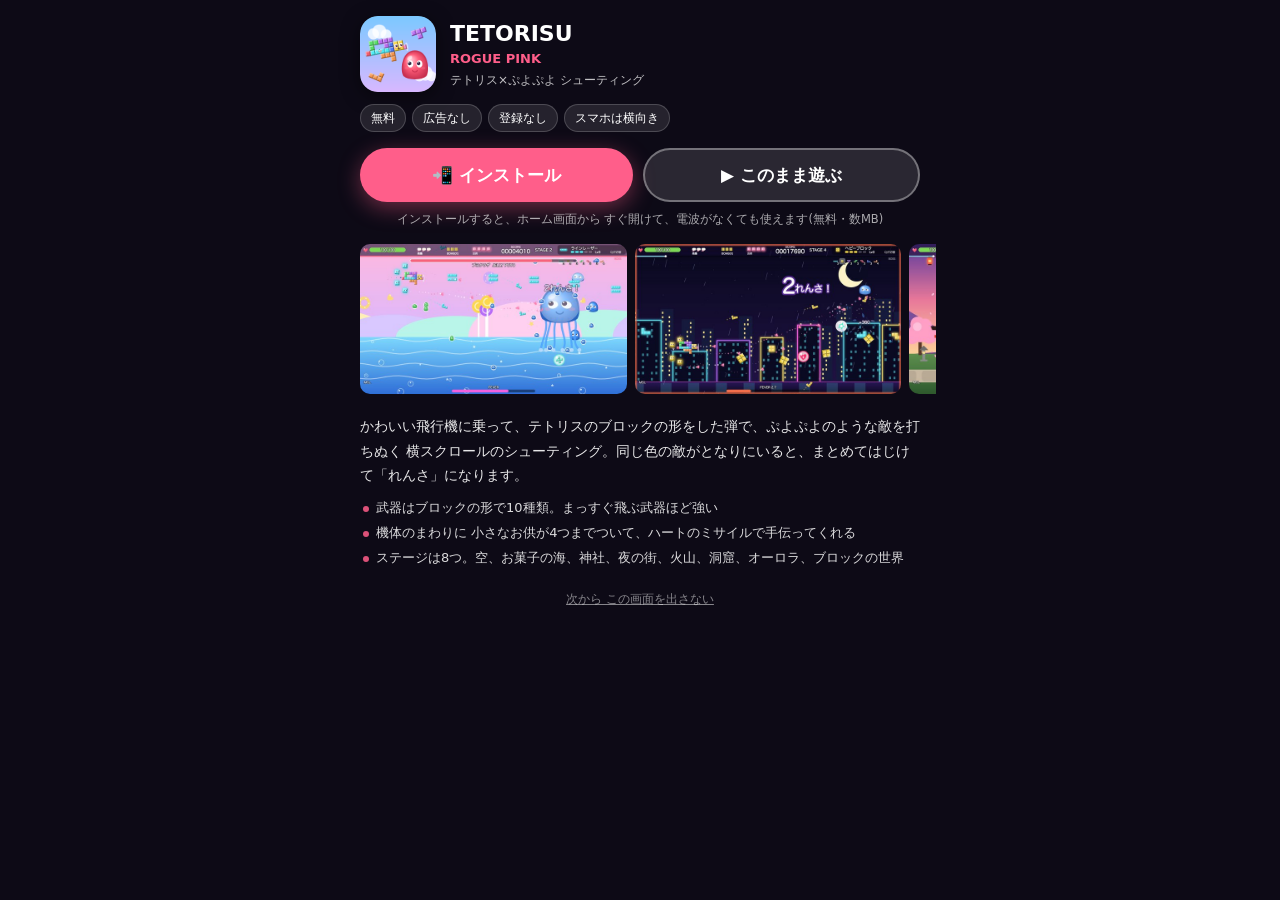
<file: index.html>
<!DOCTYPE html>
<!-- このファイルは scripts/build.js が src/ から作ります。直接は編集しないでください。 -->
<html lang="ja">
<head>
  <meta charset="UTF-8">
  <meta name="viewport" content="width=device-width, initial-scale=1, maximum-scale=1, user-scalable=no, viewport-fit=cover">
  <meta name="theme-color" content="#0c0618">
  <title>TETORISU - テトリス×ぷよぷよ 横スクロールシューティング</title>
  <link rel="icon" href="data:image/svg+xml,%3Csvg xmlns='http://www.w3.org/2000/svg' viewBox='0 0 32 32'%3E%3Cpath d='M16 3c7 0 12 5.5 12 12.5C28 22 23 28 16 28S4 22 4 15.5C4 8.5 9 3 16 3z' fill='%23ff5e7a' stroke='%23c83050' stroke-width='1.5'/%3E%3Cellipse cx='11' cy='9' rx='3' ry='2' fill='%23fff' opacity='.6'/%3E%3Ccircle cx='11.5' cy='15' r='3.4' fill='%23fff'/%3E%3Ccircle cx='20.5' cy='15' r='3.4' fill='%23fff'/%3E%3Ccircle cx='12.2' cy='15.4' r='1.7' fill='%232a1838'/%3E%3Ccircle cx='21.2' cy='15.4' r='1.7' fill='%232a1838'/%3E%3Cpath d='M13 21q3 2.5 6 0' stroke='%23c83050' stroke-width='1.4' fill='none' stroke-linecap='round'/%3E%3C/svg%3E">
  <link rel="manifest" href="manifest.webmanifest">
  <link rel="apple-touch-icon" href="icons/apple-touch-icon.png">
  <meta name="apple-mobile-web-app-capable" content="yes">
  <meta name="mobile-web-app-capable" content="yes">
  <meta name="apple-mobile-web-app-status-bar-style" content="black-translucent">
  <style>
html, body { margin: 0; padding: 0; height: 100%; background: #0c0618; overflow: hidden; overscroll-behavior: none; -webkit-tap-highlight-color: transparent; }
body { display: flex; align-items: center; justify-content: center; font-family: 'M PLUS Rounded 1c', sans-serif; height: 100dvh; }
#wrap { position: relative; display: flex; align-items: center; justify-content: center; width: 100%; height: 100%; }
#fs { position: fixed; right: 8px; bottom: 8px; z-index: 10; padding: 6px 12px; border: 0; border-radius: 999px; background: rgba(255,255,255,0.55); color: #2a1838; font: bold 13px 'M PLUS Rounded 1c', sans-serif; cursor: pointer; opacity: 0.85; }
#fs:hover { opacity: 1; background: #fff; }
:fullscreen #fs, :-webkit-full-screen #fs, #fs.hidden { display: none; }
#rotate { display: none; position: fixed; left: 50%; top: 10px; transform: translateX(-50%); z-index: 10; padding: 8px 14px; border-radius: 999px; background: rgba(255,255,255,0.9); color: #2a1838; font: bold 13px 'M PLUS Rounded 1c', sans-serif; white-space: nowrap; pointer-events: none; }
@media (orientation: portrait) and (max-width: 900px) { #rotate { display: block; } }
@media (pointer: coarse) { #fs { right: auto; left: 8px; bottom: 8px; } }
canvas { display: block; background: #0c0618; touch-action: none; user-select: none; -webkit-user-select: none; -webkit-touch-callout: none; image-rendering: auto; border-radius: 6px; box-shadow: 0 0 40px rgba(120, 60, 200, 0.35); }

/* iPhone の「ホーム画面に追加」案内 */
.hidden { display: none !important; }
#iosGuide { position: fixed; inset: 0; z-index: 50; display: flex; align-items: center; justify-content: center; background: rgba(20, 8, 40, 0.55); font-family: 'M PLUS Rounded 1c', 'Hiragino Maru Gothic ProN', 'IPAPGothic', sans-serif; touch-action: manipulation; }
#iosGuide .ig-card { width: min(92vw, 520px); max-height: 92vh; overflow: auto; background: #fffdf8; border-radius: 22px; border: 4px solid #ff8fb0; box-shadow: 0 10px 40px rgba(0, 0, 0, 0.35); padding: 16px 20px 14px; color: #2a1838; text-align: center; box-sizing: border-box; }
#iosGuide .ig-eyebrow { font-size: 13px; font-weight: 800; color: #ff5e8a; letter-spacing: 0.1em; }
#iosGuide .ig-title { font-size: 19px; font-weight: 900; margin: 4px 0 10px; line-height: 1.35; }
#iosGuide .ig-steps { display: flex; gap: 8px; justify-content: center; align-items: stretch; }
#iosGuide .ig-step { flex: 1; background: #f3f0ff; border-radius: 14px; padding: 8px 4px; display: flex; flex-direction: column; align-items: center; gap: 4px; position: relative; }
#iosGuide .ig-num { position: absolute; top: -8px; left: -6px; width: 22px; height: 22px; border-radius: 50%; background: #ff5e8a; color: #fff; font-size: 13px; font-weight: 900; line-height: 22px; }
#iosGuide .ig-tx { font-size: 12px; line-height: 1.4; overflow-wrap: anywhere; }
#iosGuide .ig-ar { align-self: center; color: #ff8fb0; font-size: 14px; }
#iosGuide #igIcon { width: 34px; height: 34px; border-radius: 8px; }
#iosGuide #igClose { display: block; margin: 12px auto 0; border: 0; border-radius: 999px; background: #ff7fae; color: #fff; font: 900 16px 'M PLUS Rounded 1c', 'Hiragino Maru Gothic ProN', sans-serif; padding: 10px 26px; cursor: pointer; }
#iosGuide .ig-check { display: inline-flex; align-items: center; gap: 6px; margin-top: 8px; font-size: 12px; color: #6a5a7a; }
#iosGuide .ig-check input { width: 16px; height: 16px; }
</style>
</head>
<body>
  <div id="wrap">
    <canvas id="game" width="960" height="540"></canvas>
    <button id="fs" type="button" title="全画面 (F)">⛶ 全画面</button>
    <div id="rotate">📱 横向きにすると画面いっぱいで遊べます</div>
    <!-- iPhone だけに出す「ホーム画面に追加」の案内（iPhone の Safari はページを全画面にできないため） -->
    <div id="iosGuide" class="hidden" role="dialog" aria-label="ホーム画面に追加すると全画面で遊べます">
      <div class="ig-card">
        <div class="ig-eyebrow">iPhone の かたへ</div>
        <div class="ig-title">ホーム画面に追加すると<br>全画面で あそべます！</div>
        <div class="ig-steps">
          <div class="ig-step"><div class="ig-num">1</div>
            <svg width="34" height="34" viewBox="0 0 24 24" aria-hidden="true"><rect x="5" y="9" width="14" height="12" rx="2" fill="none" stroke="#2a7ad0" stroke-width="2"/><path d="M12 3v11M8 7l4-4 4 4" fill="none" stroke="#2a7ad0" stroke-width="2" stroke-linecap="round" stroke-linejoin="round"/></svg>
            <div class="ig-tx">Safari の<br><b>共有ボタン</b>を<br>おす</div></div>
          <div class="ig-ar">▶</div>
          <div class="ig-step"><div class="ig-num">2</div>
            <svg width="34" height="34" viewBox="0 0 24 24" aria-hidden="true"><rect x="4" y="4" width="16" height="16" rx="4" fill="none" stroke="#2a1838" stroke-width="2"/><path d="M12 8v8M8 12h8" stroke="#2a1838" stroke-width="2" stroke-linecap="round"/></svg>
            <div class="ig-tx"><b>「ホーム画面に<br>追加」</b>を<br>えらぶ</div></div>
          <div class="ig-ar">▶</div>
          <div class="ig-step"><div class="ig-num">3</div>
            <canvas id="igIcon" width="68" height="68" aria-hidden="true"></canvas>
            <div class="ig-tx">ホーム画面の<br><b>アイコン</b>から<br>ひらく</div></div>
        </div>
        <button id="igClose" type="button">このまま あそぶ</button>
        <label class="ig-check"><input id="igNever" type="checkbox"> 次から 表示しない</label>
      </div>
    </div>
  </div>
<script>
/* ---- js/install-gate.js ---- */
'use strict';
/* はじめの画面(Google Play 風: インストールして遊ぶ / このまま遊ぶ)の中身。見本は roguepink/sokai。 */
window.INSTALL_GATE = {
  id: 'TETORISU',
  name: 'TETORISU',
  icon: 'icons/icon-192.png',
  color: '#ff5e8a',
  tagline: 'テトリス×ぷよぷよ シューティング',
  badges: ['無料', '広告なし', '登録なし', 'スマホは横向き'],
  shots: ['shots/1.jpg', 'shots/2.jpg', 'shots/3.jpg', 'shots/4.jpg', 'shots/5.jpg'],
  desc: 'かわいい飛行機に乗って、テトリスのブロックの形をした弾で、ぷよぷよのような敵を打ちぬく 横スクロールのシューティング。同じ色の敵がとなりにいると、まとめてはじけて「れんさ」になります。',
  points: ['武器はブロックの形で10種類。まっすぐ飛ぶ武器ほど強い', '機体のまわりに 小さなお供が4つまでついて、ハートのミサイルで手伝ってくれる', 'ステージは8つ。空、お菓子の海、神社、夜の街、火山、洞窟、オーロラ、ブロックの世界'],
  playLabel: '▶ このまま遊ぶ'
};

/* 部品の install.js(ROGUE PINK 共通の はじめの画面。中身は書きかえない)は、説明書きに script を閉じる字があって
   1ファイルにまとめられないので、ここから 別のファイルとして読みこむ。電波がないときは sw.js が覚えた install.js を使う。
   読みこむまでの一瞬、ゲームの画面が見えてしまわないよう、はじめの画面と同じ色の幕をかけておく(出さないときは かけない)。 */
(function () {
  var C = window.INSTALL_GATE;
  var mm = function (q) { return !!(window.matchMedia && window.matchMedia(q).matches); };
  var standalone = mm('(display-mode: standalone)') || mm('(display-mode: fullscreen)') || navigator.standalone === true;
  var hide = false;
  try { hide = localStorage.getItem('ig-' + C.id + '-hide') === '1'; } catch (e) {}
  var cover = null;
  if (!standalone && !hide && !/play|auto|noinstall/.test(location.hash || '')) {
    cover = document.createElement('div');
    cover.style.cssText = 'position:fixed;inset:0;z-index:2147482999;background:rgb(8,6,14)';
    document.body.appendChild(cover);
  }
  var done = function () { if (cover && cover.parentNode) cover.parentNode.removeChild(cover); cover = null; };
  var s = document.createElement('script');
  s.src = 'install.js';
  s.onload = done; s.onerror = done;
  setTimeout(done, 4000);
  document.body.appendChild(s);
})();

/* ---- js/util.js ---- */
'use strict';
// ===== 共通ユーティリティ =====
const W = 960, H = 540;
const TAU = Math.PI * 2;
const clamp = (v, a, b) => (v < a ? a : v > b ? b : v);
const lerp = (a, b, t) => a + (b - a) * t;
const rand = (a = 1, b) => (b === undefined ? Math.random() * a : a + Math.random() * (b - a));
const randInt = (a, b) => Math.floor(rand(a, b + 1));
const pick = (arr) => arr[Math.floor(Math.random() * arr.length)];
const dist = (ax, ay, bx, by) => Math.hypot(bx - ax, by - ay);
const easeOut = (t) => 1 - (1 - t) * (1 - t);
const easeIn = (t) => t * t;
const easeOutBack = (t) => { const c1 = 1.70158, c3 = c1 + 1; return 1 + c3 * Math.pow(t - 1, 3) + c1 * Math.pow(t - 1, 2); };
const easeInOut = (t) => (t < 0.5 ? 2 * t * t : 1 - Math.pow(-2 * t + 2, 2) / 2);

function mulberry32(seed) {
  return function () {
    seed |= 0; seed = (seed + 0x6D2B79F5) | 0;
    let t = Math.imul(seed ^ (seed >>> 15), 1 | seed);
    t = (t + Math.imul(t ^ (t >>> 7), 61 | t)) ^ t;
    return ((t ^ (t >>> 14)) >>> 0) / 4294967296;
  };
}
function weightedPick(list, rng = Math.random) {
  let total = 0; for (const it of list) total += it.w;
  let r = rng() * total;
  for (const it of list) { r -= it.w; if (r <= 0) return it; }
  return list[list.length - 1];
}

function hexToRgb(hex) { const n = parseInt(hex.slice(1), 16); return [(n >> 16) & 255, (n >> 8) & 255, n & 255]; }
function rgba(hex, a) { const [r, g, b] = hexToRgb(hex); return `rgba(${r},${g},${b},${a})`; }
function shade(hex, amt) {
  const [r, g, b] = hexToRgb(hex);
  const f = (c) => { c = amt > 0 ? c + (255 - c) * amt : c * (1 + amt); return Math.round(clamp(c, 0, 255)); };
  return `rgb(${f(r)},${f(g)},${f(b)})`;
}
function hsl(h, s, l, a = 1) { return `hsla(${h},${s}%,${l}%,${a})`; }

function roundRectPath(ctx, x, y, w, h, r) {
  r = Math.min(r, w / 2, h / 2);
  ctx.beginPath();
  ctx.moveTo(x + r, y);
  ctx.arcTo(x + w, y, x + w, y + h, r);
  ctx.arcTo(x + w, y + h, x, y + h, r);
  ctx.arcTo(x, y + h, x, y, r);
  ctx.arcTo(x, y, x + w, y, r);
  ctx.closePath();
}

const FONT = "'M PLUS Rounded 1c','Rounded Mplus 1c','Hiragino Maru Gothic ProN','Yu Gothic UI','Meiryo','IPAPGothic','Noto Sans CJK JP',sans-serif";
function drawText(ctx, text, x, y, size, color = '#fff', align = 'center', opts = {}) {
  ctx.save();
  ctx.font = `${opts.weight || 'bold'} ${size}px ${FONT}`;
  ctx.textAlign = align; ctx.textBaseline = opts.baseline || 'middle';
  if (opts.alpha !== undefined) ctx.globalAlpha = opts.alpha;
  if (opts.shadow) { ctx.shadowColor = opts.shadow; ctx.shadowBlur = opts.shadowBlur || 12; }
  if (opts.outline) { ctx.lineJoin = 'round'; ctx.lineWidth = opts.outlineWidth || Math.max(3, size * 0.16); ctx.strokeStyle = opts.outline; ctx.strokeText(text, x, y); }
  ctx.fillStyle = color; ctx.fillText(text, x, y);
  ctx.restore();
}

// ===== テトロミノ定義 =====
const SHAPES = {
  I: [[0, 0], [1, 0], [2, 0], [3, 0]],
  O: [[0, 0], [1, 0], [0, 1], [1, 1]],
  T: [[0, 0], [1, 0], [2, 0], [1, 1]],
  S: [[1, 0], [2, 0], [0, 1], [1, 1]],
  Z: [[0, 0], [1, 0], [1, 1], [2, 1]],
  J: [[0, 0], [0, 1], [1, 1], [2, 1]],
  L: [[2, 0], [0, 1], [1, 1], [2, 1]],
  M: [[0, 0]],
  P: [[1, 0], [0, 1], [1, 1], [2, 1], [1, 2]],
  D: [[0, 0], [1, 0]],
};
const TETROMINO_KEYS = ['I', 'O', 'T', 'S', 'Z', 'J', 'L'];
const MINO_COLORS = { I: '#4DEBF5', O: '#F5D542', T: '#B86BF0', S: '#5BE06A', Z: '#F25C6E', J: '#4F7BF5', L: '#F5944D', M: '#F58BC9', P: '#6FE8D2', D: '#FFFFFF' };

const _boundsCache = new Map();
function shapeBounds(cells) {
  let b = _boundsCache.get(cells);
  if (b) return b;
  let minx = 99, miny = 99, maxx = -99, maxy = -99;
  for (const [x, y] of cells) { minx = Math.min(minx, x); maxx = Math.max(maxx, x); miny = Math.min(miny, y); maxy = Math.max(maxy, y); }
  b = { minx, miny, maxx, maxy, w: maxx - minx + 1, h: maxy - miny + 1, cx: (minx + maxx + 1) / 2, cy: (miny + maxy + 1) / 2 };
  _boundsCache.set(cells, b);
  return b;
}
function shapeRadius(cells, size) { const b = shapeBounds(cells); return Math.max(b.w, b.h) * size * 0.5; }

// ベベル付きのミノを (x,y) 中心に描く
function drawMino(ctx, x, y, cells, size, color, rot = 0, alpha = 1, glow = false) {
  const b = shapeBounds(cells);
  ctx.save();
  ctx.translate(x, y); ctx.rotate(rot);
  if (alpha !== 1) ctx.globalAlpha = alpha;
  if (glow) { ctx.shadowColor = color; ctx.shadowBlur = size * 1.2; }
  const light = shade(color, 0.5), dark = shade(color, -0.38);
  const bev = Math.max(1.5, size * 0.18);
  for (const [cx, cy] of cells) {
    const px = (cx - b.cx) * size, py = (cy - b.cy) * size;
    ctx.fillStyle = color; ctx.fillRect(px, py, size, size);
    ctx.fillStyle = light; ctx.fillRect(px, py, size, bev); ctx.fillRect(px, py, bev, size);
    ctx.fillStyle = dark; ctx.fillRect(px, py + size - bev, size, bev); ctx.fillRect(px + size - bev, py, bev, size);
    if (size >= 14) { ctx.fillStyle = 'rgba(255,255,255,0.35)'; ctx.fillRect(px + bev * 1.5, py + bev * 1.5, size * 0.22, size * 0.22); }
  }
  ctx.restore();
}

// 背景用：輪郭だけの半透明ミノ
function drawMinoGhost(ctx, x, y, cells, size, color, rot = 0, alpha = 0.35) {
  const b = shapeBounds(cells);
  ctx.save(); ctx.translate(x, y); ctx.rotate(rot); ctx.globalAlpha = alpha;
  ctx.strokeStyle = color; ctx.lineWidth = Math.max(1.5, size * 0.08); ctx.shadowColor = color; ctx.shadowBlur = size * 0.5;
  ctx.fillStyle = rgba(color, 0.18);
  for (const [cx, cy] of cells) { const px = (cx - b.cx) * size, py = (cy - b.cy) * size; ctx.fillRect(px + 2, py + 2, size - 4, size - 4); ctx.strokeRect(px + 2, py + 2, size - 4, size - 4); }
  ctx.restore();
}

// ===== ぷよカラー =====
const PUYO_COLORS = [
  { name: 'あか', main: '#FF5E7A', dark: '#C83050', light: '#FFC2CF', eye: 'round' },
  { name: 'みどり', main: '#5BE06A', dark: '#2E9E3C', light: '#C8F7CC', eye: 'sleepy' },
  { name: 'あお', main: '#4FA3FF', dark: '#2360C0', light: '#C4E0FF', eye: 'droopy' },
  { name: 'きいろ', main: '#FFD84D', dark: '#C99A10', light: '#FFF2B8', eye: 'star' },
  { name: 'むらさき', main: '#B96BFF', dark: '#7A36C8', light: '#E6CCFF', eye: 'cat' },
];
const OJAMA_COLOR = { name: 'おじゃま', main: '#9AA0B0', dark: '#5C6270', light: '#E0E3EA', eye: 'dot' };
function rainbowColor(t, l = 62) { return hsl((t * 120) % 360, 90, l); }
function puyoColor(idx, t = 0) {
  if (idx === -1) return OJAMA_COLOR;
  if (idx === 5) return { name: 'レインボー', main: rainbowColor(t), dark: hsl((t * 120) % 360, 80, 40), light: hsl((t * 120) % 360, 90, 88), eye: 'round' };
  return PUYO_COLORS[idx];
}

/* ---- js/audio.js ---- */
'use strict';
// ===== サウンド（WebAudio 合成：効果音 + ステージ BGM） =====
const Sound = (() => {
  let ctx = null, master = null, sfxBus = null, bgmBus = null, noiseBuf = null;
  let muted = false;
  let away = false, held = false; // away: 画面が見えていない（アプリ切替・戻るボタンなど） / held: ポーズ中
  let lastShoot = 0, lastPop = 0;

  function ensure() {
    if (ctx) return true;
    try {
      const AC = window.AudioContext || window.webkitAudioContext;
      if (!AC) return false;
      ctx = new AC();
      master = ctx.createGain(); master.gain.value = 0.55; master.connect(ctx.destination);
      sfxBus = ctx.createGain(); sfxBus.gain.value = 0.9; sfxBus.connect(master);
      bgmBus = ctx.createGain(); bgmBus.gain.value = 0.32; bgmBus.connect(master);
      noiseBuf = ctx.createBuffer(1, ctx.sampleRate, ctx.sampleRate);
      const d = noiseBuf.getChannelData(0);
      for (let i = 0; i < d.length; i++) d[i] = Math.random() * 2 - 1;
    } catch (e) { return false; }
    return true;
  }
  // 画面に戻ってきた・ポーズを解いたときだけ鳴らし直す。見えていない間やポーズ中は、タップやキーでも鳴らさない
  function resume() {
    if (!ctx || away || held) return;
    if (ctx.state !== 'running') { try { const p = ctx.resume(); if (p && p.catch) p.catch(() => {}); } catch (e) { /* 無視 */ } }
    if (bgm.song && !bgm.timer) startTimer();
  }
  // 音をまるごと止める（BGM の曲は覚えておき、resume で続きから鳴らす）
  function halt() {
    if (bgm.timer) clearInterval(bgm.timer); bgm.timer = null;
    if (ctx && ctx.state === 'running') { try { const p = ctx.suspend(); if (p && p.catch) p.catch(() => {}); } catch (e) { /* 無視 */ } }
  }
  function setAway(v) { away = v; if (v) halt(); else resume(); }
  function hold(v) { held = v; if (v) halt(); else resume(); }
  function now() { return ctx ? ctx.currentTime : 0; }

  function tone(o) {
    if (!ctx || muted) return;
    const t0 = ctx.currentTime + (o.delay || 0);
    const osc = ctx.createOscillator();
    osc.type = o.type || 'square';
    osc.frequency.setValueAtTime(Math.max(1, o.freq), t0);
    if (o.freqEnd) osc.frequency.exponentialRampToValueAtTime(Math.max(1, o.freqEnd), t0 + o.dur);
    const g = ctx.createGain();
    const vol = o.vol === undefined ? 0.2 : o.vol;
    g.gain.setValueAtTime(0.0001, t0);
    g.gain.linearRampToValueAtTime(vol, t0 + (o.attack || 0.005));
    if (o.hold) g.gain.setValueAtTime(vol, t0 + o.hold);
    g.gain.exponentialRampToValueAtTime(0.0001, t0 + o.dur);
    osc.connect(g); g.connect(o.bus || sfxBus);
    osc.start(t0); osc.stop(t0 + o.dur + 0.03);
  }
  function noise(o) {
    if (!ctx || muted) return;
    const t0 = ctx.currentTime + (o.delay || 0);
    const src = ctx.createBufferSource(); src.buffer = noiseBuf; src.loop = true;
    const f = ctx.createBiquadFilter(); f.type = o.filter || 'lowpass';
    f.frequency.setValueAtTime(o.freq || 1000, t0);
    if (o.freqEnd) f.frequency.exponentialRampToValueAtTime(Math.max(20, o.freqEnd), t0 + o.dur);
    f.Q.value = o.q || 1;
    const g = ctx.createGain();
    const vol = o.vol === undefined ? 0.2 : o.vol;
    g.gain.setValueAtTime(0.0001, t0);
    g.gain.linearRampToValueAtTime(vol, t0 + (o.attack || 0.005));
    g.gain.exponentialRampToValueAtTime(0.0001, t0 + o.dur);
    src.connect(f); f.connect(g); g.connect(o.bus || sfxBus);
    src.start(t0); src.stop(t0 + o.dur + 0.03);
  }

  const sfx = {
    shoot(idx = 0) {
      const t = performance.now(); if (t - lastShoot < 45) return; lastShoot = t;
      const base = [760, 320, 620, 540, 480, 700, 580, 900, 420, 660][idx % 10];
      tone({ type: idx === 1 ? 'triangle' : 'square', freq: base, freqEnd: base * 0.55, dur: 0.07, vol: 0.06 });
    },
    pop(chain = 0) {
      const t = performance.now(); if (t - lastPop < 25 && chain === 0) return; lastPop = t;
      const f = 420 * Math.pow(1.12, Math.min(chain, 14));
      tone({ type: 'sine', freq: f, freqEnd: f * 2.2, dur: 0.12, vol: 0.22 });
      noise({ filter: 'bandpass', freq: 1800 + chain * 150, freqEnd: 3500, q: 2, dur: 0.08, vol: 0.12 });
      if (chain >= 2) tone({ type: 'triangle', freq: f * 1.5, freqEnd: f * 3, dur: 0.16, vol: 0.12, delay: 0.03 });
    },
    optionShot() { const t = performance.now(); if (t - lastShoot < 40) return; tone({ type: 'sine', freq: 1200, freqEnd: 700, dur: 0.06, vol: 0.04 }); },
    hit() { tone({ type: 'square', freq: 220, freqEnd: 180, dur: 0.03, vol: 0.03 }); },
    explode(size = 1) {
      noise({ freq: 900 * size, freqEnd: 80, dur: 0.35 + 0.2 * size, vol: 0.3 });
      tone({ type: 'sine', freq: 140, freqEnd: 35, dur: 0.4, vol: 0.3 });
    },
    item() { [660, 880, 1320].forEach((f, i) => tone({ type: 'triangle', freq: f, dur: 0.12, vol: 0.16, delay: i * 0.06 })); },
    powerup() { [523, 659, 784, 1046].forEach((f, i) => tone({ type: 'square', freq: f, dur: 0.14, vol: 0.12, delay: i * 0.07 })); },
    weapon() { [392, 523, 659, 784, 1046].forEach((f, i) => tone({ type: 'triangle', freq: f, dur: 0.16, vol: 0.14, delay: i * 0.05 })); },
    heal() { [784, 988, 1175].forEach((f, i) => tone({ type: 'sine', freq: f, dur: 0.2, vol: 0.14, delay: i * 0.08 })); },
    hurt() { tone({ type: 'sawtooth', freq: 220, freqEnd: 50, dur: 0.3, vol: 0.25 }); noise({ freq: 2000, freqEnd: 200, dur: 0.25, vol: 0.2 }); },
    shieldHit() { tone({ type: 'triangle', freq: 900, freqEnd: 400, dur: 0.15, vol: 0.2 }); },
    death() {
      noise({ freq: 3000, freqEnd: 60, dur: 1.0, vol: 0.4 });
      [440, 392, 330, 262].forEach((f, i) => tone({ type: 'square', freq: f, freqEnd: f * 0.5, dur: 0.3, vol: 0.15, delay: i * 0.15 }));
    },
    bomb() {
      noise({ freq: 400, freqEnd: 40, dur: 1.2, vol: 0.4 });
      tone({ type: 'sawtooth', freq: 60, freqEnd: 20, dur: 1.0, vol: 0.35 });
      [523, 659, 784, 1046, 1318].forEach((f, i) => tone({ type: 'square', freq: f, dur: 0.18, vol: 0.14, delay: 0.5 + i * 0.07 }));
    },
    charge(level) { tone({ type: 'sine', freq: 300 + level * 500, freqEnd: 350 + level * 500, dur: 0.06, vol: 0.05 }); },
    chargeReady() { [880, 1320, 1760].forEach((f, i) => tone({ type: 'sine', freq: f, dur: 0.1, vol: 0.12, delay: i * 0.04 })); },
    chargeShot() { tone({ type: 'sawtooth', freq: 90, freqEnd: 500, dur: 0.4, vol: 0.3 }); noise({ freq: 600, freqEnd: 3000, dur: 0.3, vol: 0.15, filter: 'bandpass' }); },
    bounce() { tone({ type: 'square', freq: 1200, freqEnd: 1800, dur: 0.05, vol: 0.05 }); },
    warning() { for (let i = 0; i < 3; i++) { tone({ type: 'square', freq: 520, dur: 0.25, vol: 0.14, delay: i * 0.55 }); tone({ type: 'square', freq: 390, dur: 0.25, vol: 0.14, delay: i * 0.55 + 0.27 }); } },
    bossHit() { tone({ type: 'square', freq: 160, freqEnd: 120, dur: 0.05, vol: 0.05 }); },
    bossDie() {
      for (let i = 0; i < 8; i++) { noise({ freq: 1500, freqEnd: 60, dur: 0.5, vol: 0.3, delay: i * 0.22 }); tone({ type: 'sine', freq: 120 + i * 30, freqEnd: 30, dur: 0.5, vol: 0.25, delay: i * 0.22 }); }
    },
    clear() { [523, 659, 784, 1046, 784, 1046, 1318].forEach((f, i) => tone({ type: 'square', freq: f, dur: i === 6 ? 0.6 : 0.16, vol: 0.14, delay: i * 0.13 })); },
    select() { tone({ type: 'square', freq: 880, freqEnd: 1100, dur: 0.06, vol: 0.1 }); },
    start() { [523, 659, 784, 1046].forEach((f, i) => tone({ type: 'triangle', freq: f, dur: 0.2, vol: 0.16, delay: i * 0.08 })); },
    fever() { [523, 659, 784, 1046, 1318, 1568].forEach((f, i) => tone({ type: 'sawtooth', freq: f, dur: 0.14, vol: 0.12, delay: i * 0.06 })); },
    oneup() { [659, 784, 1318, 1046, 1175, 1568].forEach((f, i) => tone({ type: 'square', freq: f, dur: 0.14, vol: 0.14, delay: i * 0.09 })); },
    chainText(n) { tone({ type: 'triangle', freq: 600 + n * 90, freqEnd: 900 + n * 120, dur: 0.15, vol: 0.14 }); },
    enemyShot() { tone({ type: 'sine', freq: 500, freqEnd: 300, dur: 0.05, vol: 0.04 }); },
    switchWeapon() { tone({ type: 'square', freq: 700, freqEnd: 1000, dur: 0.07, vol: 0.08 }); tone({ type: 'square', freq: 1000, freqEnd: 1300, dur: 0.07, vol: 0.08, delay: 0.06 }); },
  };

  // ===== BGM シーケンサー =====
  const MAJOR = [0, 2, 4, 5, 7, 9, 11], MINOR = [0, 2, 3, 5, 7, 8, 10], PENTA = [0, 2, 4, 7, 9], DORIAN = [0, 2, 3, 5, 7, 9, 10], PHRYG = [0, 1, 4, 5, 7, 8, 10];
  const SONGS = {
    title: { bpm: 104, root: 60, scale: MAJOR, lead: 'triangle', bass: 'triangle', seed: 7, drums: false, chords: [0, 3, 5, 4], arp: true },
    stage: [
      { bpm: 132, root: 60, scale: MAJOR, lead: 'square', bass: 'triangle', seed: 11, drums: true, chords: [0, 5, 3, 4], arp: false },
      { bpm: 122, root: 62, scale: PENTA, lead: 'triangle', bass: 'sine', seed: 23, drums: true, chords: [0, 3, 4, 3], arp: true },
      { bpm: 144, root: 57, scale: MINOR, lead: 'sawtooth', bass: 'square', seed: 37, drums: true, chords: [0, 5, 2, 4], arp: true },
      { bpm: 112, root: 55, scale: DORIAN, lead: 'sine', bass: 'triangle', seed: 41, drums: true, chords: [0, 2, 3, 6], arp: false },
      { bpm: 156, root: 52, scale: PHRYG, lead: 'square', bass: 'sawtooth', seed: 59, drums: true, chords: [0, 1, 0, 4], arp: true },
      { bpm: 118, root: 64, scale: [0, 2, 4, 7, 9], lead: 'triangle', bass: 'triangle', seed: 71, drums: true, chords: [0, 4, 5, 3], arp: true },
      { bpm: 148, root: 55, scale: MINOR, lead: 'sawtooth', bass: 'square', seed: 83, drums: true, chords: [0, 3, 5, 4], arp: false },
      { bpm: 108, root: 67, scale: MAJOR, lead: 'sine', bass: 'triangle', seed: 97, drums: true, chords: [0, 5, 3, 4], arp: true },
    ],
    boss: [
      { bpm: 150, root: 57, scale: MINOR, lead: 'square', bass: 'sawtooth', seed: 101, drums: true, chords: [0, 0, 5, 4], arp: true },
      { bpm: 146, root: 55, scale: MINOR, lead: 'sawtooth', bass: 'square', seed: 103, drums: true, chords: [0, 3, 0, 6], arp: true },
      { bpm: 160, root: 52, scale: PHRYG, lead: 'square', bass: 'sawtooth', seed: 107, drums: true, chords: [0, 1, 0, 1], arp: true },
      { bpm: 140, root: 50, scale: MINOR, lead: 'sawtooth', bass: 'triangle', seed: 109, drums: true, chords: [0, 5, 3, 4], arp: true },
      { bpm: 172, root: 48, scale: PHRYG, lead: 'sawtooth', bass: 'square', seed: 113, drums: true, chords: [0, 1, 5, 4], arp: true },
      { bpm: 152, root: 59, scale: MINOR, lead: 'square', bass: 'sawtooth', seed: 127, drums: true, chords: [0, 5, 3, 4], arp: true },
      { bpm: 164, root: 50, scale: PHRYG, lead: 'sawtooth', bass: 'square', seed: 131, drums: true, chords: [0, 1, 0, 5], arp: true },
      { bpm: 144, root: 62, scale: MINOR, lead: 'square', bass: 'triangle', seed: 137, drums: true, chords: [0, 3, 6, 4], arp: true },
    ],
  };
  const bgm = { song: null, pattern: null, step: 0, nextTime: 0, timer: null, key: '' };
  const midi = (n) => 440 * Math.pow(2, (n - 69) / 12);

  function buildPattern(song) {
    const rng = mulberry32(song.seed);
    const steps = 64;
    const lead = new Array(steps).fill(null), bass = new Array(steps).fill(null), arp = new Array(steps).fill(null);
    let idx = 7;
    for (let s = 0; s < steps; s++) {
      const bar = Math.floor(s / 16), chordDeg = song.chords[bar % song.chords.length];
      const inBar = s % 16;
      // bass
      if (inBar % 4 === 0 || (inBar % 8 === 6 && rng() < 0.6)) {
        const deg = inBar % 8 === 4 ? chordDeg + 4 : chordDeg;
        bass[s] = song.root - 24 + song.scale[((deg % song.scale.length) + song.scale.length) % song.scale.length] + 12 * Math.floor(deg / song.scale.length);
      }
      // lead: random walk mostly on chord tones
      if (rng() < (inBar % 2 === 0 ? 0.8 : 0.35)) {
        idx += Math.round((rng() - 0.5) * 4);
        idx = clamp(idx, 2, 13);
        let deg = idx;
        if (rng() < 0.5) { const ct = [chordDeg, chordDeg + 2, chordDeg + 4]; deg = ct[Math.floor(rng() * 3)] + 7 * Math.floor(idx / 7); }
        const oct = Math.floor(deg / song.scale.length), si = ((deg % song.scale.length) + song.scale.length) % song.scale.length;
        lead[s] = { n: song.root + song.scale[si] + 12 * oct, len: rng() < 0.3 ? 2 : 1 };
      }
      // arpeggio
      if (song.arp) {
        const ct = [chordDeg, chordDeg + 2, chordDeg + 4, chordDeg + 7];
        const deg = ct[inBar % 4];
        const oct = Math.floor(deg / song.scale.length), si = ((deg % song.scale.length) + song.scale.length) % song.scale.length;
        arp[s] = song.root + 12 + song.scale[si] + 12 * oct;
      }
    }
    return { lead, bass, arp, steps };
  }
  function note(freq, t, dur, type, vol) {
    const osc = ctx.createOscillator(); osc.type = type; osc.frequency.value = freq;
    const g = ctx.createGain();
    g.gain.setValueAtTime(0.0001, t); g.gain.linearRampToValueAtTime(vol, t + 0.01);
    g.gain.setValueAtTime(vol, t + dur * 0.6); g.gain.exponentialRampToValueAtTime(0.0001, t + dur);
    osc.connect(g); g.connect(bgmBus); osc.start(t); osc.stop(t + dur + 0.02);
  }
  function drum(kind, t) {
    const src = ctx.createBufferSource(); src.buffer = noiseBuf; src.loop = true;
    const f = ctx.createBiquadFilter(); const g = ctx.createGain();
    if (kind === 'kick') {
      const o = ctx.createOscillator(); o.type = 'sine'; o.frequency.setValueAtTime(150, t); o.frequency.exponentialRampToValueAtTime(40, t + 0.12);
      const og = ctx.createGain(); og.gain.setValueAtTime(0.5, t); og.gain.exponentialRampToValueAtTime(0.0001, t + 0.14);
      o.connect(og); og.connect(bgmBus); o.start(t); o.stop(t + 0.16); return;
    }
    if (kind === 'hat') { f.type = 'highpass'; f.frequency.value = 7000; g.gain.setValueAtTime(0.12, t); g.gain.exponentialRampToValueAtTime(0.0001, t + 0.04); }
    else { f.type = 'bandpass'; f.frequency.value = 1800; f.Q.value = 0.7; g.gain.setValueAtTime(0.25, t); g.gain.exponentialRampToValueAtTime(0.0001, t + 0.12); }
    src.connect(f); f.connect(g); g.connect(bgmBus); src.start(t); src.stop(t + 0.15);
  }
  function schedule() {
    if (!bgm.song || !ctx) return;
    const song = bgm.song, pat = bgm.pattern, stepDur = 60 / song.bpm / 4;
    if (bgm.nextTime < ctx.currentTime) bgm.nextTime = ctx.currentTime + 0.02; // タイマーが遅れたら、たまった音符をまとめて鳴らさず今から続ける
    while (bgm.nextTime < ctx.currentTime + 0.15) {
      const s = bgm.step % pat.steps, t = bgm.nextTime;
      if (!muted) {
        const l = pat.lead[s]; if (l) note(midi(l.n), t, stepDur * l.len * 0.9, song.lead, 0.11);
        const b = pat.bass[s]; if (b !== null) note(midi(b), t, stepDur * 1.8, song.bass, 0.16);
        const a = pat.arp[s]; if (a !== null && s % 2 === 1) note(midi(a), t, stepDur * 0.8, 'triangle', 0.05);
        if (song.drums) {
          if (s % 8 === 0 || s % 16 === 10) drum('kick', t);
          if (s % 8 === 4) drum('snare', t);
          if (s % 2 === 1) drum('hat', t);
        }
      }
      bgm.nextTime += stepDur; bgm.step++;
    }
  }
  function play(key) {
    if (!ensure()) return;
    if (bgm.key === key) return;
    stop();
    let song = null;
    if (key === 'title') song = SONGS.title;
    else if (key.startsWith('stage')) song = SONGS.stage[parseInt(key.slice(5)) % SONGS.stage.length];
    else if (key.startsWith('boss')) song = SONGS.boss[parseInt(key.slice(4)) % SONGS.boss.length];
    if (!song) return;
    bgm.song = song; bgm.pattern = buildPattern(song); bgm.step = 0; bgm.key = key;
    bgm.nextTime = ctx.currentTime + 0.05;
    if (!away && !held) startTimer();
  }
  function startTimer() {
    bgm.nextTime = Math.max(bgm.nextTime, ctx.currentTime + 0.05);
    bgm.timer = setInterval(schedule, 40);
  }
  function stop() { if (bgm.timer) clearInterval(bgm.timer); bgm.timer = null; bgm.song = null; bgm.key = ''; }
  function toggleMute() { muted = !muted; if (master) master.gain.value = muted ? 0 : 0.55; return muted; }
  function isMuted() { return muted; }
  return { ensure, resume, sfx, play, stop, toggleMute, isMuted, now, setAway, hold };
})();

/* ---- js/input.js ---- */
'use strict';
// ===== 入力（キーボード / ゲームパッド / タッチ） =====
const Input = (() => {
  const KEYMAP = {
    left: ['ArrowLeft', 'KeyA'], right: ['ArrowRight', 'KeyD'], up: ['ArrowUp', 'KeyW'], down: ['ArrowDown', 'KeyS'],
    fire: ['KeyZ', 'Space', 'KeyJ'], bomb: ['KeyX', 'KeyK'], charge: ['KeyC', 'ShiftLeft', 'ShiftRight', 'KeyL'],
    prev: ['KeyQ', 'KeyU'], next: ['KeyE', 'KeyI', 'Tab'], pause: ['KeyP', 'Escape'],
    confirm: ['Enter', 'KeyZ', 'Space', 'KeyJ'], back: ['Escape', 'KeyX'], mute: ['KeyM'],
  };
  const GP_BUTTONS = { fire: [0, 7], bomb: [1], charge: [2, 6], prev: [4], next: [5], pause: [9], confirm: [0, 9], back: [1] };
  const keys = new Set(), hits = new Set();
  let gpButtons = [], gpPrev = [], gpAxes = [0, 0];
  let anyHit = false;
  const touch = { enabled: false, moveId: null, lx: 0, ly: 0, dx: 0, dy: 0, buttons: {}, hitsNow: new Set(), tapStart: false, tapPos: null };
  const BTN = { bomb: { x: W - 62, y: H - 62, r: 38, label: 'BOMB' }, charge: { x: W - 158, y: H - 62, r: 38, label: 'CHG' }, next: { x: W - 62, y: H - 158, r: 30, label: 'WPN' } };
  let canvas = null;

  function init(cv) {
    canvas = cv;
    window.addEventListener('keydown', (e) => {
      if (['Space', 'Tab', 'ArrowUp', 'ArrowDown', 'ArrowLeft', 'ArrowRight'].includes(e.code)) e.preventDefault();
      if (!keys.has(e.code)) { hits.add(e.code); anyHit = true; }
      keys.add(e.code);
    });
    window.addEventListener('keyup', (e) => keys.delete(e.code));
    window.addEventListener('blur', () => keys.clear());
    cv.addEventListener('pointerdown', onDown);
    cv.addEventListener('pointermove', onMove);
    cv.addEventListener('pointerup', onUp);
    cv.addEventListener('pointercancel', onUp);
    cv.addEventListener('contextmenu', (e) => e.preventDefault());
  }
  function toCanvas(e) {
    const r = canvas.getBoundingClientRect();
    return { x: (e.clientX - r.left) / r.width * W, y: (e.clientY - r.top) / r.height * H };
  }
  function hitButton(p) { for (const k in BTN) { const b = BTN[k]; if (dist(p.x, p.y, b.x, b.y) <= b.r + 8) return k; } return null; }
  function onDown(e) {
    const p = toCanvas(e);
    anyHit = true; touch.tapStart = true; touch.tapPos = p;
    if (e.pointerType === 'mouse') { // マウスは移動のみ（確認用）
      touch.moveId = e.pointerId; touch.lx = p.x; touch.ly = p.y; return;
    }
    touch.enabled = true;
    const b = hitButton(p);
    if (b) { touch.buttons[b] = e.pointerId; touch.hitsNow.add(b); return; }
    if (touch.moveId === null) { touch.moveId = e.pointerId; touch.lx = p.x; touch.ly = p.y; }
  }
  function onMove(e) {
    if (e.pointerId !== touch.moveId) return;
    const p = toCanvas(e);
    touch.dx += p.x - touch.lx; touch.dy += p.y - touch.ly; touch.lx = p.x; touch.ly = p.y;
  }
  function onUp(e) {
    if (e.pointerId === touch.moveId) touch.moveId = null;
    for (const k in touch.buttons) if (touch.buttons[k] === e.pointerId) delete touch.buttons[k];
  }
  function pollGamepad() {
    const pads = navigator.getGamepads ? navigator.getGamepads() : [];
    gpPrev = gpButtons; gpButtons = []; gpAxes = [0, 0];
    for (const gp of pads) {
      if (!gp) continue;
      gp.buttons.forEach((b, i) => { if (b.pressed) gpButtons[i] = true; });
      const ax = gp.axes[0] || 0, ay = gp.axes[1] || 0;
      if (Math.abs(ax) > 0.2) gpAxes[0] = ax; if (Math.abs(ay) > 0.2) gpAxes[1] = ay;
      if (gpButtons[14]) gpAxes[0] = -1; if (gpButtons[15]) gpAxes[0] = 1; if (gpButtons[12]) gpAxes[1] = -1; if (gpButtons[13]) gpAxes[1] = 1;
      if (gpButtons.some((b, i) => b && !gpPrev[i])) anyHit = true;
      break;
    }
  }
  function down(action) {
    for (const k of KEYMAP[action] || []) if (keys.has(k)) return true;
    for (const i of GP_BUTTONS[action] || []) if (gpButtons[i]) return true;
    if (touch.enabled) {
      if (action === 'fire') return true;
      if (touch.buttons[action]) return true;
    }
    return false;
  }
  function hit(action) {
    if (hitKey(action)) return true;
    if (touch.hitsNow.has(action)) return true;
    if (action === 'confirm' && touch.tapStart) return true;
    return false;
  }
  // キーボード / ゲームパッドだけ（タップは含めない）
  function hitKey(action) {
    for (const k of KEYMAP[action] || []) if (hits.has(k)) return true;
    for (const i of GP_BUTTONS[action] || []) if (gpButtons[i] && !gpPrev[i]) return true;
    return false;
  }
  // このフレームにタップ／クリックされた座標（なければ null）
  function tap() { return touch.tapPos; }
  function axis() {
    let x = 0, y = 0;
    if (down('left')) x -= 1; if (down('right')) x += 1; if (down('up')) y -= 1; if (down('down')) y += 1;
    if (x === 0 && y === 0) { x = gpAxes[0]; y = gpAxes[1]; }
    const l = Math.hypot(x, y); if (l > 1) { x /= l; y /= l; }
    return { x, y };
  }
  function consumeTouchDelta() { const d = { x: touch.dx, y: touch.dy }; touch.dx = 0; touch.dy = 0; return d; }
  function endFrame() { hits.clear(); touch.hitsNow.clear(); touch.tapStart = false; touch.tapPos = null; anyHit = false; }
  function consumeAnyHit() { const a = anyHit; anyHit = false; return a; }
  function drawTouchUI(ctx) {
    if (!touch.enabled) return;
    for (const k in BTN) {
      const b = BTN[k]; const on = !!touch.buttons[k];
      ctx.save(); ctx.globalAlpha = on ? 0.75 : 0.35;
      ctx.fillStyle = on ? '#FFD84D' : '#ffffff'; ctx.beginPath(); ctx.arc(b.x, b.y, b.r, 0, TAU); ctx.fill();
      ctx.globalAlpha = 0.9; drawText(ctx, b.label, b.x, b.y, 16, '#222');
      ctx.restore();
    }
  }
  return { init, down, hit, hitKey, tap, axis, pollGamepad, endFrame, consumeAnyHit, consumeTouchDelta, drawTouchUI, touch };
})();

/* ---- js/particles.js ---- */
'use strict';
// ===== パーティクル / 浮遊テキスト / エフェクト =====
class Particles {
  constructor(max = 1000) { this.list = []; this.max = max; }
  add(p) {
    if (this.list.length >= this.max) this.list.shift();
    p.age = 0; p.life = p.life || 0.6; p.vx = p.vx || 0; p.vy = p.vy || 0; p.rot = p.rot || 0; p.vr = p.vr || 0; p.g = p.g || 0; p.drag = p.drag || 0;
    this.list.push(p);
  }
  clear() { this.list.length = 0; }
  update(dt) {
    const l = this.list; let w = 0;
    for (let i = 0; i < l.length; i++) {
      const p = l[i]; p.age += dt;
      if (p.age >= p.life) continue;
      p.x += p.vx * dt; p.y += p.vy * dt; p.vy += p.g * dt;
      if (p.drag) { const k = Math.max(0, 1 - p.drag * dt); p.vx *= k; p.vy *= k; }
      p.rot += p.vr * dt;
      l[w++] = p;
    }
    l.length = w;
  }
  draw(ctx) {
    for (const p of this.list) {
      const t = p.age / p.life, a = p.fadeIn ? Math.min(1, t * 4) * (1 - t) : 1 - t;
      ctx.globalAlpha = Math.max(0, a * (p.alpha === undefined ? 1 : p.alpha));
      const s = p.size * (p.shrink ? (1 - t) : p.grow ? (0.3 + t * 1.2) : 1);
      switch (p.type) {
        case 'ring':
          ctx.strokeStyle = p.color; ctx.lineWidth = Math.max(1, (p.lw || 4) * (1 - t));
          ctx.beginPath(); ctx.arc(p.x, p.y, p.size * (0.2 + t * 0.8), 0, TAU); ctx.stroke(); break;
        case 'spark':
          ctx.strokeStyle = p.color; ctx.lineWidth = 2; ctx.beginPath(); ctx.moveTo(p.x, p.y); ctx.lineTo(p.x - p.vx * 0.04, p.y - p.vy * 0.04); ctx.stroke(); break;
        case 'cell':
          drawMino(ctx, p.x, p.y, SHAPES.M, s, p.color, p.rot); break;
        case 'mino':
          drawMino(ctx, p.x, p.y, p.shape || SHAPES.T, s, p.color, p.rot); break;
        case 'star': {
          ctx.fillStyle = p.color; ctx.save(); ctx.translate(p.x, p.y); ctx.rotate(p.rot); ctx.beginPath();
          for (let i = 0; i < 10; i++) { const r = i % 2 ? s * 0.45 : s, a2 = i * Math.PI / 5; ctx.lineTo(Math.cos(a2) * r, Math.sin(a2) * r); }
          ctx.closePath(); ctx.fill(); ctx.restore(); break;
        }
        case 'drop': {
          ctx.fillStyle = p.color; ctx.save(); ctx.translate(p.x, p.y); ctx.rotate(Math.atan2(p.vy, p.vx) + Math.PI / 2);
          ctx.beginPath(); ctx.moveTo(0, -s * 1.6); ctx.quadraticCurveTo(s, 0, 0, s); ctx.quadraticCurveTo(-s, 0, 0, -s * 1.6); ctx.fill(); ctx.restore(); break;
        }
        case 'text':
          drawText(ctx, p.text, p.x, p.y, s, p.color, 'center', { outline: p.outline || 'rgba(0,0,0,0.6)' }); break;
        default:
          ctx.fillStyle = p.color; ctx.beginPath(); ctx.arc(p.x, p.y, Math.max(0.1, s), 0, TAU); ctx.fill();
          if (p.hl) { ctx.fillStyle = 'rgba(255,255,255,0.7)'; ctx.beginPath(); ctx.arc(p.x - s * 0.3, p.y - s * 0.3, s * 0.3, 0, TAU); ctx.fill(); }
      }
    }
    ctx.globalAlpha = 1;
  }
}

class FloatTexts {
  constructor() { this.list = []; }
  add(x, y, text, color = '#fff', size = 18, o = {}) { this.list.push({ x, y, text, color, size, age: 0, life: o.life || 0.9, vy: o.vy === undefined ? -50 : o.vy, outline: o.outline, pop: o.pop }); }
  clear() { this.list.length = 0; }
  update(dt) { this.list = this.list.filter((t) => { t.age += dt; t.y += t.vy * dt; return t.age < t.life; }); }
  draw(ctx) {
    for (const t of this.list) {
      const k = t.age / t.life; const sc = t.pop ? (k < 0.2 ? easeOutBack(k / 0.2) : 1) : 1;
      drawText(ctx, t.text, t.x, t.y, t.size * sc, t.color, 'center', { outline: t.outline || 'rgba(40,20,60,0.75)', alpha: k > 0.7 ? 1 - (k - 0.7) / 0.3 : 1 });
    }
  }
}

// ぷよが弾けるエフェクト（バブルがはじける感じ）
function fxPuyoPop(ps, x, y, r, col, chain = 0) {
  const n = Math.round(10 + r * 0.4 + chain * 2);
  ps.add({ type: 'ring', x, y, size: r * 2.4 + chain * 6, color: col.light, life: 0.35, lw: 6 });
  ps.add({ type: 'ring', x, y, size: r * 1.6, color: col.main, life: 0.25, lw: 3 });
  ps.add({ type: 'circle', x, y, size: r * 1.1, color: col.light, life: 0.18, grow: true, alpha: 0.8 });
  for (let i = 0; i < n; i++) {
    const a = rand(TAU), sp = rand(80, 260 + r * 2);
    ps.add({ type: 'drop', x, y, vx: Math.cos(a) * sp, vy: Math.sin(a) * sp - 60, g: 520, size: rand(3, 6 + r * 0.08), color: i % 3 === 0 ? col.light : col.main, life: rand(0.4, 0.8), drag: 1.2 });
  }
  for (let i = 0; i < 5 + chain; i++) {
    const a = rand(TAU), sp = rand(60, 200);
    ps.add({ type: 'star', x, y, vx: Math.cos(a) * sp, vy: Math.sin(a) * sp, vr: rand(-8, 8), size: rand(3, 6), color: '#ffffff', life: rand(0.3, 0.6), shrink: true });
  }
  for (let i = 0; i < 4; i++) {
    ps.add({ type: 'circle', x: x + rand(-r, r), y: y + rand(-r, r), vx: rand(-30, 30), vy: rand(-90, -30), size: rand(2, 5), color: col.light, life: rand(0.5, 1), hl: true, alpha: 0.9 });
  }
}
function fxExplosion(ps, x, y, r, color = '#FFB347') {
  ps.add({ type: 'ring', x, y, size: r * 2, color: '#fff', life: 0.3, lw: 5 });
  ps.add({ type: 'circle', x, y, size: r, color: '#fff', life: 0.15, grow: true, alpha: 0.9 });
  for (let i = 0; i < 14 + r * 0.3; i++) {
    const a = rand(TAU), sp = rand(50, 300);
    ps.add({ type: 'circle', x, y, vx: Math.cos(a) * sp, vy: Math.sin(a) * sp, size: rand(3, 9), color: pick([color, '#FFE066', '#FF7A59', '#fff']), life: rand(0.3, 0.7), shrink: true, drag: 2 });
  }
  for (let i = 0; i < 8; i++) {
    const a = rand(TAU), sp = rand(200, 500);
    ps.add({ type: 'spark', x, y, vx: Math.cos(a) * sp, vy: Math.sin(a) * sp, size: 2, color: '#FFF4B0', life: 0.25, drag: 3 });
  }
}
function fxMinoBurst(ps, x, y, color, n = 8, shape = null) {
  for (let i = 0; i < n; i++) {
    const a = rand(TAU), sp = rand(100, 320);
    ps.add({ type: shape ? 'mino' : 'cell', shape, x, y, vx: Math.cos(a) * sp, vy: Math.sin(a) * sp - 80, g: 700, vr: rand(-10, 10), size: rand(5, 9), color, life: rand(0.5, 0.9), shrink: true });
  }
}
function fxSparkle(ps, x, y, color, n = 6) {
  for (let i = 0; i < n; i++) {
    const a = rand(TAU), sp = rand(30, 140);
    ps.add({ type: 'star', x, y, vx: Math.cos(a) * sp, vy: Math.sin(a) * sp, vr: rand(-6, 6), size: rand(3, 7), color, life: rand(0.3, 0.7), shrink: true });
  }
}
function fxItemGet(ps, x, y, color) {
  ps.add({ type: 'ring', x, y, size: 50, color, life: 0.4, lw: 4 });
  fxSparkle(ps, x, y, color, 10);
  fxSparkle(ps, x, y, '#ffffff', 6);
}

/* ---- js/weapons.js ---- */
'use strict';
// ===== 自機の弾（テトロミノ） =====
let _bulletId = 0;
class Bullet {
  constructor(o) {
    this.id = _bulletId++;
    this.x = 0; this.y = 0; this.vx = 0; this.vy = 0; this.dmg = 5; this.size = 9; this.shape = SHAPES.M; this.color = '#fff';
    this.rot = 0; this.vr = 0; this.pierce = 0; this.life = 3; this.age = 0; this.kind = 'normal'; this.dead = false; this.glow = false;
    this.tick = 0.14; this.big = false;
    Object.assign(this, o);
    this.hits = this.kind === 'spin' ? new Map() : new Set();
    this.r = shapeRadius(this.shape, this.size) * 0.85;
    if (this.kind === 'wave') { this.baseY = this.y; this.vy = 0; }
  }
  update(dt, g) {
    this.age += dt;
    if (this.age > this.life) { this.dead = true; return; }
    switch (this.kind) {
      case 'wave':
        this.x += this.vx * dt;
        this.y = this.baseY + Math.sin(this.age * this.freq + this.phase) * this.amp;
        this.rot = Math.cos(this.age * this.freq + this.phase) * 0.6;
        break;
      case 'bounce':
        this.x += this.vx * dt; this.y += this.vy * dt; this.rot += this.vr * dt;
        if ((this.y < 40 + this.r && this.vy < 0) || (this.y > H - 20 - this.r && this.vy > 0)) {
          this.vy = -this.vy; this.bounces--; this.vx *= 1.1; this.vy *= 1.1; this.dmg += 1; this.hits.clear();
          fxSparkle(g.particles, this.x, this.y, this.color, 5); Sound.sfx.bounce();
          if (this.bounces < 0) this.dead = true;
        }
        break;
      case 'homing': {
        const e = g.nearestEnemy(this.x, this.y, 520, this.hits);
        let ang = Math.atan2(this.vy, this.vx);
        if (e) {
          const want = Math.atan2(e.y - this.y, e.x - this.x);
          let d = want - ang; while (d > Math.PI) d -= TAU; while (d < -Math.PI) d += TAU;
          ang += clamp(d, -this.turn * dt, this.turn * dt);
        } else { // 敵がいなければ徐々に前へ
          let d = -ang; while (d > Math.PI) d -= TAU; while (d < -Math.PI) d += TAU;
          ang += clamp(d, -2 * dt, 2 * dt);
        }
        this.vx = Math.cos(ang) * this.speed; this.vy = Math.sin(ang) * this.speed;
        this.x += this.vx * dt; this.y += this.vy * dt; this.rot = ang;
        if (this.cute) { if (Math.random() < 0.7) g.particles.add({ type: 'star', x: this.x - 6, y: this.y + rand(-3, 3), vx: -60, vy: rand(-20, 20), size: rand(2.5, 4.5), color: Math.random() < 0.5 ? '#fff' : this.color, life: 0.35, shrink: true, vr: 6 }); }
        else if (Math.random() < 0.5) g.particles.add({ type: 'circle', x: this.x, y: this.y, size: 3, color: this.color, life: 0.25, shrink: true, alpha: 0.6 });
        break;
      }
      case 'split':
        this.x += this.vx * dt; this.y += this.vy * dt; this.rot += this.vr * dt;
        if (this.age > this.splitTime) { this.split(g); this.dead = true; }
        break;
      case 'rain':
        this.vy += this.gravity * dt; this.x += this.vx * dt; this.y += this.vy * dt; this.rot += this.vr * dt;
        if (this.y > H + 40) this.dead = true;
        break;
      case 'spin':
        this.x += this.vx * dt; this.y += this.vy * dt; this.rot += this.vr * dt;
        if (this.big && Math.random() < 0.6) g.particles.add({ type: 'cell', x: this.x + rand(-this.r, this.r), y: this.y + rand(-this.r, this.r), vx: -200, size: rand(4, 8), color: this.color, life: 0.4, shrink: true, vr: 5 });
        break;
      default:
        this.x += this.vx * dt; this.y += this.vy * dt; this.rot += this.vr * dt;
    }
    if (this.x > W + 60 || this.x < -80 || this.y < -80 || this.y > H + 80) this.dead = true;
  }
  split(g) {
    const n = this.frags, col = this.color;
    for (let i = 0; i < n; i++) {
      const a = (i / n) * TAU + rand(-0.2, 0.2), sp = 520;
      g.addBullet(new Bullet({ x: this.x, y: this.y, vx: Math.cos(a) * sp + 150, vy: Math.sin(a) * sp, dmg: this.fragDmg, size: 7, shape: SHAPES.M, color: col, pierce: 1, vr: 12, life: 0.7 }));
    }
    fxMinoBurst(g.particles, this.x, this.y, col, 5);
  }
  // 敵にヒットしたとき。true を返したら弾は消える
  onHit(e, g) {
    if (this.kind === 'spin') {
      const last = this.hits.get(e.id);
      if (last !== undefined && this.age - last < this.tick) return false;
      this.hits.set(e.id, this.age);
      e.takeDamage(this.dmg, g, this);
      g.particles.add({ type: 'ring', x: e.x, y: e.y, size: e.r * 1.3, color: this.color, life: 0.2, lw: 3 });
      return false;
    }
    if (this.hits.has(e.id)) return false;
    this.hits.add(e.id);
    e.takeDamage(this.dmg, g, this);
    fxSparkle(g.particles, this.x, this.y, this.color, 3);
    if (this.kind === 'heavy') {
      g.areaDamage(this.x, this.y, this.blast, this.dmg * 0.6, { exclude: e.id, source: this });
      fxExplosion(g.particles, this.x, this.y, this.blast * 0.7, this.color);
      Sound.sfx.explode(0.6); g.shake(4);
      return true;
    }
    if (this.kind === 'split') { this.split(g); return true; }
    if (this.pierce > 0) { this.pierce--; return false; }
    return true;
  }
  draw(ctx) {
    const col = this.rainbow ? rainbowColor(this.age * 3 + this.id * 0.3) : this.color;
    if (this.cute) { // お供ミノのハート型ミサイル
      ctx.save(); ctx.translate(this.x, this.y); ctx.rotate(this.rot + Math.PI / 2); ctx.shadowColor = col; ctx.shadowBlur = 8;
      drawHeart(ctx, 0, 0, this.size * 0.75, col); ctx.restore(); return;
    }
    if (this.big) {
      ctx.save(); ctx.globalAlpha = 0.35; ctx.fillStyle = col; ctx.beginPath(); ctx.arc(this.x, this.y, this.r * 1.1, 0, TAU); ctx.fill(); ctx.restore();
    }
    drawMino(ctx, this.x, this.y, this.shape, this.size, col, this.rot, 1, this.glow);
  }
}

// ===== 武器定義（10 種 × Lv1〜5） =====
// 威力の方針：まっすぐ狙う武器ほど強く、広がる・追尾する・画面を覆う武器ほど弱い
const WEAPONS = [
  {
    key: 'I', name: 'ラインレーザー', en: 'LINE LASER', color: MINO_COLORS.I, shape: SHAPES.I, desc: 'まっすぐ貫通。狙いが要るぶん最強クラスの威力', tier: '高威力',
    cooldown: (lv) => (lv >= 5 ? 0.09 : 0.18 - lv * 0.012),
    fire(g, p, lv) {
      const n = lv >= 3 ? 2 : 1, offs = n === 1 ? [0] : [-7, 7]; // 2 本でも 1 体に両方当たる間隔
      for (const oy of offs) g.addBullet(new Bullet({ x: p.x + 34, y: p.y + oy, vx: 980, dmg: 9 + lv * 1.6, size: lv >= 5 ? 10 : 8, shape: SHAPES.I, color: this.color, pierce: 2 + lv, glow: true }));
    },
  },
  {
    key: 'O', name: 'ヘビーブロック', en: 'HEAVY BLOCK', color: MINO_COLORS.O, shape: SHAPES.O, desc: '遅いが一撃が重く、着弾で小さく爆発', tier: '高威力',
    cooldown: (lv) => 0.55 - lv * 0.04,
    fire(g, p, lv) {
      const n = lv >= 5 ? 2 : 1, offs = n === 1 ? [0] : [-14, 14];
      for (const oy of offs) g.addBullet(new Bullet({ x: p.x + 30, y: p.y + oy, vx: 460, dmg: 22 + lv * 5, size: 11 + lv, shape: SHAPES.O, color: this.color, kind: 'heavy', blast: 40 + lv * 6, vr: 3 }));
    },
  },
  {
    key: 'T', name: 'トライスプレッド', en: 'TRI SPREAD', color: MINO_COLORS.T, shape: SHAPES.T, desc: '細い扇状に広がる。1 発は軽め', tier: '範囲',
    cooldown: (lv) => 0.21 - lv * 0.01,
    fire(g, p, lv) {
      const n = [3, 3, 4, 4, 5][lv - 1], spread = 0.11, sp = 820;
      for (let i = 0; i < n; i++) {
        const a = (i - (n - 1) / 2) * spread;
        g.addBullet(new Bullet({ x: p.x + 28, y: p.y, vx: Math.cos(a) * sp, vy: Math.sin(a) * sp, dmg: 3.4 + lv * 0.75, size: 7, shape: SHAPES.T, color: this.color, rot: a, vr: 7 }));
      }
    },
  },
  {
    key: 'S', name: 'ウェーブ', en: 'WAVE', color: MINO_COLORS.S, shape: SHAPES.S, desc: 'うねって広めにカバー。威力は中くらい', tier: '範囲',
    cooldown: (lv) => 0.2 - lv * 0.01,
    fire(g, p, lv) {
      const pairs = lv >= 4 ? 2 : 1;
      for (let j = 0; j < pairs; j++) {
        const amp = 20 + lv * 4 + j * 14;
        for (const ph of [0, Math.PI]) g.addBullet(new Bullet({ x: p.x + 28, y: p.y, vx: 700, dmg: 3 + lv * 0.75, size: 7, shape: SHAPES.S, color: this.color, kind: 'wave', amp, freq: 9, phase: ph, pierce: 1 }));
      }
    },
  },
  {
    key: 'Z', name: 'リコシェ', en: 'RICOCHET', color: MINO_COLORS.Z, shape: SHAPES.Z, desc: '上下で跳ね返る。跳ねるたび少しだけ強化', tier: '範囲',
    cooldown: (lv) => 0.26 - lv * 0.012,
    fire(g, p, lv) {
      const angs = lv < 3 ? [-0.45, 0.45] : lv < 5 ? [-0.55, -0.2, 0.2, 0.55] : [-0.6, -0.3, 0, 0.3, 0.6], sp = 720;
      for (const a of angs) g.addBullet(new Bullet({ x: p.x + 28, y: p.y, vx: Math.cos(a) * sp, vy: Math.sin(a) * sp, dmg: 3.8 + lv * 0.6, size: 8, shape: SHAPES.Z, color: this.color, kind: 'bounce', bounces: 2 + lv, vr: 9, life: 4 }));
    },
  },
  {
    key: 'J', name: 'ホーミング', en: 'HOMING', color: MINO_COLORS.J, shape: SHAPES.J, desc: '必ず追いかけるぶん威力は低め', tier: '自動',
    cooldown: (lv) => 0.3 - lv * 0.012,
    fire(g, p, lv) {
      const n = [1, 1, 2, 2, 3][lv - 1];
      for (let i = 0; i < n; i++) {
        const a = n === 1 ? 0 : (i - (n - 1) / 2) * 0.8;
        g.addBullet(new Bullet({ x: p.x + 26, y: p.y, vx: Math.cos(a) * 620, vy: Math.sin(a) * 620, speed: 600 + lv * 15, dmg: 2.2 + lv * 0.5, size: 8, shape: SHAPES.J, color: this.color, kind: 'homing', turn: 3 + lv * 0.6, life: 2.4 }));
      }
    },
  },
  {
    key: 'L', name: 'シャッター', en: 'SHATTER', color: MINO_COLORS.L, shape: SHAPES.L, desc: '本体は中威力、飛び散る破片は軽め', tier: '範囲',
    cooldown: (lv) => 0.34 - lv * 0.02,
    fire(g, p, lv) {
      g.addBullet(new Bullet({ x: p.x + 28, y: p.y, vx: 620, dmg: 8 + lv * 2, size: 9, shape: SHAPES.L, color: this.color, kind: 'split', frags: [4, 5, 6, 6, 8][lv - 1], fragDmg: 1.5 + lv * 0.4, splitTime: 0.7, vr: 5 }));
    },
  },
  {
    key: 'M', name: 'マシンガン', en: 'MACHINE GUN', color: MINO_COLORS.M, shape: SHAPES.M, desc: '一直線に高速連射。当て続ければ最強', tier: '高威力',
    cooldown: (lv) => 0.075 - lv * 0.006,
    fire(g, p, lv) {
      const n = lv >= 4 ? 2 : 1, offs = n === 1 ? [0] : [-6, 6];
      for (const oy of offs) g.addBullet(new Bullet({ x: p.x + 30, y: p.y + oy, vx: 1050, vy: rand(-25, 25), dmg: 4.5 + lv * 0.7, size: 7, shape: SHAPES.M, color: this.color, rot: rand(TAU), vr: 15 }));
    },
  },
  {
    key: 'P', name: 'スピンクロス', en: 'SPIN CROSS', color: MINO_COLORS.P, shape: SHAPES.P, desc: '回転しながら貫通。広く当たるぶん一撃は軽い', tier: '自動',
    cooldown: (lv) => 0.6 - lv * 0.04,
    fire(g, p, lv) {
      const n = lv >= 5 ? 2 : 1, offs = n === 1 ? [0] : [-34, 34];
      for (const oy of offs) g.addBullet(new Bullet({ x: p.x + 36, y: p.y + oy, vx: 390, dmg: 1.9 + lv * 0.45, size: 10 + lv, shape: SHAPES.P, color: this.color, kind: 'spin', vr: 9, pierce: Infinity, life: 3, tick: 0.15, glow: true }));
    },
  },
  {
    key: 'R', name: 'テトロレイン', en: 'TETRO RAIN', color: MINO_COLORS.D, shape: SHAPES.T, rainbow: true, desc: '前方の空から降る。手軽なぶん威力は低め', tier: '自動',
    cooldown: (lv) => 0.36 - lv * 0.025,
    fire(g, p, lv) {
      const n = [1, 1, 2, 2, 3][lv - 1];
      for (let i = 0; i < n; i++) {
        const k = pick(TETROMINO_KEYS);
        g.addBullet(new Bullet({ x: p.x + rand(110, 460), y: -30 - rand(60), vx: rand(20, 90), vy: rand(100, 300), gravity: 1500, dmg: 6 + lv * 1.5, size: 10, shape: SHAPES[k], color: MINO_COLORS[k], kind: 'rain', pierce: 1, vr: rand(-4, 4), life: 3 }));
      }
    },
  },
];
const WEAPON_INDEX = {}; WEAPONS.forEach((w, i) => (WEAPON_INDEX[w.key] = i));

// チャージショット：現在の武器の巨大ミノを貫通で発射
function fireChargeShot(g, p, w, lv, ratio) {
  const shape = w.key === 'R' ? SHAPES[pick(TETROMINO_KEYS)] : w.shape;
  const size = 24 + lv * 3 + ratio * 8;
  g.addBullet(new Bullet({ x: p.x + 60, y: p.y, vx: 430, dmg: 22 + lv * 7, size, shape, color: w.rainbow ? '#fff' : w.color, rainbow: !!w.rainbow, kind: 'spin', vr: 2.2, pierce: Infinity, life: 4, tick: 0.25, glow: true, big: true }));
  Sound.sfx.chargeShot(); g.shake(8);
  fxMinoBurst(g.particles, p.x + 60, p.y, w.rainbow ? '#fff' : w.color, 10);
}
// お供ミノの誘導ミサイル（弱めだが確実に当たる） / リアショット / ミサイル
function fireOptionMissile(g, x, y, color, lv) {
  g.addBullet(new Bullet({ x: x + 8, y, vx: 380, vy: rand(-120, 120), speed: 540 + lv * 15, dmg: 2 + lv * 0.5, size: 8, shape: SHAPES.M, color, kind: 'homing', turn: 5, life: 2.4, cute: true }));
}
function fireRearShot(g, p, color, lv) {
  for (const oy of [-8, 8]) g.addBullet(new Bullet({ x: p.x - 24, y: p.y + oy, vx: -800, vy: oy * 3, dmg: 3 + lv * 0.6, size: 7, shape: SHAPES.D, color, vr: 8 }));
}
function fireMissiles(g, p, color, lv) {
  for (const s of [-1, 1]) g.addBullet(new Bullet({ x: p.x, y: p.y + s * 16, vx: 200, vy: s * 400, speed: 560, dmg: 2.2 + lv * 0.6, size: 7, shape: SHAPES.J, color, kind: 'homing', turn: 3.5, life: 2.2 }));
}

/* ---- js/items.js ---- */
'use strict';
// ===== アイテム =====
// draw(ctx, x, y, t) はアイコンの描画、apply(g, p) は取得効果
function drawHeart(ctx, x, y, s, color) {
  ctx.fillStyle = color; ctx.beginPath();
  ctx.moveTo(x, y + s * 0.9);
  ctx.bezierCurveTo(x - s * 1.4, y - s * 0.1, x - s * 0.7, y - s * 1.1, x, y - s * 0.3);
  ctx.bezierCurveTo(x + s * 0.7, y - s * 1.1, x + s * 1.4, y - s * 0.1, x, y + s * 0.9);
  ctx.fill();
  ctx.fillStyle = 'rgba(255,255,255,0.6)'; ctx.beginPath(); ctx.arc(x - s * 0.45, y - s * 0.35, s * 0.22, 0, TAU); ctx.fill();
}
function drawStar(ctx, x, y, r, color, rot = 0) {
  ctx.fillStyle = color; ctx.save(); ctx.translate(x, y); ctx.rotate(rot); ctx.beginPath();
  for (let i = 0; i < 10; i++) { const rr = i % 2 ? r * 0.45 : r, a = i * Math.PI / 5 - Math.PI / 2; ctx.lineTo(Math.cos(a) * rr, Math.sin(a) * rr); }
  ctx.closePath(); ctx.fill(); ctx.restore();
}
function iconLetter(ctx, x, y, letter, color, bg = '#fff') {
  ctx.fillStyle = bg; ctx.beginPath(); ctx.arc(x, y, 12, 0, TAU); ctx.fill();
  drawText(ctx, letter, x, y + 1, 15, color);
}

const ITEMS = {
  heal: { name: 'ハート', color: '#FF6B9A', w: 10, draw(c, x, y) { drawHeart(c, x, y, 10, '#FF5E7A'); }, apply(g, p) { p.heal(30); Sound.sfx.heal(); } },
  healBig: { name: 'ビッグハート', color: '#FF3D7A', w: 5, draw(c, x, y, t) { drawHeart(c, x, y, 13 + Math.sin(t * 6), '#FF2D6A'); drawText(c, '+', x, y + 1, 14, '#fff'); }, apply(g, p) { p.heal(80); Sound.sfx.heal(); } },
  maxhp: { name: 'ハートMAX UP', color: '#FFB3C6', w: 2.5, draw(c, x, y) { drawHeart(c, x, y, 11, '#FF9FB8'); drawText(c, 'MAX', x, y + 2, 8, '#A0184A'); }, apply(g, p) { p.maxHp = Math.min(220, p.maxHp + 20); p.heal(40); Sound.sfx.heal(); } },
  power: { name: 'パワーアップ', color: '#FF8A3D', w: 8, draw(c, x, y) { iconLetter(c, x, y, 'P', '#FF6A00', '#FFE7B0'); }, apply(g, p) { p.powerUp(); Sound.sfx.powerup(); } },
  speed: { name: 'スピードアップ', color: '#6FD6FF', w: 5, draw(c, x, y) { c.fillStyle = '#4DC3FF'; c.beginPath(); c.moveTo(x - 12, y + 8); c.lineTo(x + 12, y); c.lineTo(x - 12, y - 8); c.lineTo(x - 5, y); c.closePath(); c.fill(); c.fillStyle = '#fff'; c.beginPath(); c.moveTo(x - 4, y + 5); c.lineTo(x + 8, y); c.lineTo(x - 4, y - 5); c.closePath(); c.fill(); }, apply(g, p) { p.speedLv = Math.min(5, p.speedLv + 1); Sound.sfx.powerup(); } },
  shield: { name: 'シールド', color: '#8EE5FF', w: 6, draw(c, x, y, t) { c.strokeStyle = '#6FD6FF'; c.lineWidth = 3; c.beginPath(); c.arc(x, y, 11, 0, TAU); c.stroke(); c.fillStyle = 'rgba(160,230,255,0.5)'; c.fill(); c.fillStyle = '#fff'; c.beginPath(); c.arc(x - 4, y - 4, 3, 0, TAU); c.fill(); }, apply(g, p) { p.shield = 3; Sound.sfx.powerup(); } },
  bomb: { name: 'ボム +1', color: '#FFD84D', w: 5, draw(c, x, y) { iconLetter(c, x, y, 'B', '#B8860B', '#FFF0A0'); }, apply(g, p) { p.bombs = Math.min(9, p.bombs + 1); Sound.sfx.item(); } },
  option: { name: 'お供ミノ', color: '#C8A8FF', w: 7, draw(c, x, y, t) { drawMino(c, x, y, SHAPES.M, 11, '#B86BF0', t * 3); c.strokeStyle = '#fff'; c.lineWidth = 2; c.beginPath(); c.arc(x, y, 13, 0, TAU); c.stroke(); }, apply(g, p) { p.options = Math.min(4, p.options + 1); Sound.sfx.weapon(); g.texts.add(p.x, p.y - 70, `お供ミノ ${p.options}/4！ 誘導ハートで援護`, '#FF7FAE', 18, { pop: true, life: 1.6 }); } },
  rear: { name: 'リアショット', color: '#A0E8D0', w: 3, draw(c, x, y) { drawMino(c, x, y, SHAPES.D, 9, '#6FE8D2'); drawText(c, '←', x - 0, y - 11, 11, '#fff'); }, apply(g, p) { p.rear = true; Sound.sfx.weapon(); } },
  missile: { name: 'ミサイル', color: '#8FB4FF', w: 3, draw(c, x, y) { drawMino(c, x, y - 6, SHAPES.J, 6, '#4F7BF5', -Math.PI / 2); drawMino(c, x, y + 6, SHAPES.J, 6, '#4F7BF5', Math.PI / 2); }, apply(g, p) { p.missiles = true; Sound.sfx.weapon(); } },
  wide: { name: 'ワイドショット', color: '#FFE08A', w: 3, draw(c, x, y) { drawMino(c, x, y, SHAPES.I, 7, '#F5D542'); drawText(c, 'W', x, y - 10, 10, '#fff'); }, apply(g, p) { p.wide = Math.min(2, p.wide + 1); Sound.sfx.powerup(); } },
  star: { name: 'スコア2倍', color: '#FFE44D', w: 5, draw(c, x, y, t) { drawStar(c, x, y, 13, '#FFE44D', t * 2); drawText(c, '×2', x, y + 1, 9, '#8A5A00'); }, apply(g, p) { p.timers.score = 14; Sound.sfx.item(); } },
  rapid: { name: 'ラピッドファイア', color: '#FF9F6F', w: 5, draw(c, x, y) { iconLetter(c, x, y, 'R', '#D04A00', '#FFD9C0'); }, apply(g, p) { p.timers.rapid = 12; Sound.sfx.powerup(); } },
  magnet: { name: 'マグネット', color: '#FF6F9F', w: 4, draw(c, x, y) { c.strokeStyle = '#FF3D7A'; c.lineWidth = 6; c.beginPath(); c.arc(x, y + 2, 8, Math.PI, TAU); c.stroke(); c.fillStyle = '#FF3D7A'; c.fillRect(x - 11, y + 2, 6, 6); c.fillRect(x + 5, y + 2, 6, 6); c.fillStyle = '#fff'; c.fillRect(x - 11, y + 5, 6, 3); c.fillRect(x + 5, y + 5, 6, 3); }, apply(g, p) { p.timers.magnet = 18; Sound.sfx.item(); } },
  slow: { name: 'スロウ', color: '#B8F0FF', w: 3, draw(c, x, y, t) { c.strokeStyle = '#8EE5FF'; c.lineWidth = 3; for (let i = 0; i < 3; i++) { const a = i * Math.PI / 3 + t; c.beginPath(); c.moveTo(x - Math.cos(a) * 12, y - Math.sin(a) * 12); c.lineTo(x + Math.cos(a) * 12, y + Math.sin(a) * 12); c.stroke(); } }, apply(g, p) { p.timers.slow = 7; Sound.sfx.item(); } },
  invincible: { name: 'ムテキ', color: '#FFFFFF', w: 2, draw(c, x, y, t) { drawStar(c, x, y, 14, rainbowColor(t * 2), -t * 3); c.fillStyle = '#fff'; c.beginPath(); c.arc(x, y, 5, 0, TAU); c.fill(); }, apply(g, p) { p.timers.invincible = 7; Sound.sfx.fever(); } },
  oneup: { name: '1UP', color: '#9CFF8A', w: 1.2, draw(c, x, y) { iconLetter(c, x, y, '1UP', '#1E8A2E', '#D4FFC8'); }, apply(g, p) { p.lives++; Sound.sfx.oneup(); } },
  blast: { name: 'メガブラスト', color: '#FFB347', w: 3.5, draw(c, x, y, t) { drawStar(c, x, y, 14, '#FF7A3D', t * 4); drawStar(c, x, y, 8, '#FFE066', -t * 4); }, apply(g, p) { g.megaBlast(); } },
  chain: { name: 'れんさアップ', color: '#D2A8FF', w: 3, draw(c, x, y) { c.fillStyle = '#B96BFF'; c.beginPath(); c.arc(x - 6, y, 7, 0, TAU); c.fill(); c.beginPath(); c.arc(x + 6, y, 7, 0, TAU); c.fill(); c.fillStyle = '#fff'; c.beginPath(); c.arc(x - 6, y - 2, 2, 0, TAU); c.arc(x + 6, y - 2, 2, 0, TAU); c.fill(); }, apply(g, p) { p.chainBonus = Math.min(60, p.chainBonus + 15); Sound.sfx.powerup(); } },
  chargeup: { name: 'チャージアップ', color: '#FFD0FF', w: 3, draw(c, x, y) { iconLetter(c, x, y, 'C', '#A020A0', '#FFD8FF'); }, apply(g, p) { p.chargeSpeed = Math.min(2.5, p.chargeSpeed + 0.35); Sound.sfx.powerup(); } },
  coin: { name: 'コイン', color: '#FFD84D', w: 6, draw(c, x, y, t) { const w = Math.abs(Math.cos(t * 3)) * 11 + 1; c.fillStyle = '#F5C518'; c.beginPath(); c.ellipse(x, y, w, 11, 0, 0, TAU); c.fill(); c.fillStyle = '#FFF0A0'; c.beginPath(); c.ellipse(x, y, w * 0.6, 7, 0, 0, TAU); c.fill(); }, apply(g, p) { g.addScore(500, p.x, p.y - 30); Sound.sfx.item(); } },
  gem: { name: 'ジェム', color: '#7AF0FF', w: 4, draw(c, x, y) { c.fillStyle = '#5AE0FF'; c.beginPath(); c.moveTo(x, y - 13); c.lineTo(x + 11, y - 3); c.lineTo(x, y + 13); c.lineTo(x - 11, y - 3); c.closePath(); c.fill(); c.fillStyle = 'rgba(255,255,255,0.6)'; c.beginPath(); c.moveTo(x, y - 13); c.lineTo(x + 11, y - 3); c.lineTo(x - 11, y - 3); c.closePath(); c.fill(); }, apply(g, p) { g.addScore(2500, p.x, p.y - 30); Sound.sfx.item(); } },
  fever: { name: 'フィーバー', color: '#FF5EDB', w: 3, draw(c, x, y, t) { c.fillStyle = rainbowColor(t * 2, 70); c.beginPath(); c.arc(x, y, 12, 0, TAU); c.fill(); drawText(c, 'F', x, y + 1, 16, '#fff'); }, apply(g, p) { g.addFever(45); Sound.sfx.item(); } },
};
// 武器アイテム
for (const w of WEAPONS) {
  ITEMS['W_' + w.key] = {
    name: w.name, color: w.rainbow ? '#fff' : w.color, w: 3.2, weapon: w, isWeapon: true,
    draw(c, x, y, t) { drawMino(c, x, y, w.shape, w.key === 'I' ? 7 : 8, w.rainbow ? rainbowColor(t * 2) : w.color, Math.sin(t * 2) * 0.2); },
    apply(g, p) { p.gainWeapon(w.key); },
  };
}
const ITEM_KEYS = Object.keys(ITEMS);
const WEAPON_ITEM_KEYS = ITEM_KEYS.filter((k) => ITEMS[k].isWeapon);

function randomItemKey(g) {
  const list = ITEM_KEYS.map((k) => ({ k, w: ITEMS[k].w }));
  const p = g.player;
  // 状況に応じた重み調整
  for (const it of list) {
    if (it.k === 'heal' || it.k === 'healBig') it.w *= p.hp < p.maxHp * 0.5 ? 1.8 : 0.8;
    if (it.k === 'option' && p.options >= 4) it.w = 0.3;
    if (it.k === 'rear' && p.rear) it.w = 0.3;
    if (it.k === 'missile' && p.missiles) it.w = 0.3;
    if (it.k === 'speed' && p.speedLv >= 5) it.w = 0.3;
    if (it.k === 'shield' && p.shield > 0) it.w *= 0.4;
  }
  return weightedPick(list).k;
}

class Item {
  constructor(key, x, y) {
    this.key = key; this.def = ITEMS[key]; this.x = x; this.y = y; this.t = rand(10); this.life = 14; this.dead = false;
    this.vx = rand(-60, -30); this.vy = rand(-80, 80); this.r = 18;
  }
  update(dt, g) {
    this.t += dt; this.life -= dt;
    const p = g.player;
    if (p.timers.magnet > 0 && p.alive) {
      const d = dist(this.x, this.y, p.x, p.y);
      if (d < 420) { const k = (1 - d / 420) * 900; this.vx += (p.x - this.x) / d * k * dt; this.vy += (p.y - this.y) / d * k * dt; }
    } else { this.vx += (-45 - this.vx) * dt; this.vy *= 1 - 1.5 * dt; }
    this.x += this.vx * dt; this.y += this.vy * dt + Math.sin(this.t * 3) * 14 * dt;
    if (this.y < 50) this.vy += 100 * dt; if (this.y > H - 20) this.vy -= 100 * dt;
    if (this.x < -40 || this.life <= 0) this.dead = true;
  }
  draw(ctx) {
    if (this.life < 3 && Math.floor(this.life * 8) % 2 === 0) return;
    const bob = Math.sin(this.t * 3) * 3;
    ctx.save(); ctx.translate(this.x, this.y + bob);
    ctx.fillStyle = 'rgba(255,255,255,0.85)'; ctx.beginPath(); ctx.arc(0, 0, 19, 0, TAU); ctx.fill();
    ctx.strokeStyle = this.def.color; ctx.lineWidth = 3; ctx.stroke();
    ctx.fillStyle = rgba(this.def.color === '#fff' || this.def.color === '#FFFFFF' ? '#FFD0FF' : this.def.color, 0.18); ctx.fill();
    this.def.draw(ctx, 0, 0, this.t);
    ctx.fillStyle = 'rgba(255,255,255,0.8)'; ctx.beginPath(); ctx.arc(-8, -9, 4, 0, TAU); ctx.fill();
    ctx.restore();
  }
}

/* ---- js/enemies.js ---- */
'use strict';
// ===== 敵（ぷよ） =====
let _enemyId = 0;

class EBullet {
  constructor(x, y, vx, vy, o = {}) {
    this.x = x; this.y = y; this.vx = vx; this.vy = vy;
    this.kind = o.kind || 'ball'; this.r = o.r || (this.kind === 'big' ? 12 : this.kind === 'needle' ? 5 : 7);
    this.color = o.color === undefined ? 0 : o.color; this.life = o.life || 8; this.age = 0; this.dead = false;
    this.homing = o.homing || 0; this.accel = o.accel || 0;
    this.bounces = o.bounces || 0; this.grav = o.grav || 0; this.amp = o.amp || 0; this.freq = o.freq || 6; this.wt = 0;
    this.splitT = o.splitT || 0; this.splitN = o.splitN || 5; this.spin = rand(TAU);
  }
  update(dt, g) {
    this.age += dt;
    if (this.homing && g.player.alive) {
      const p = g.player, a = Math.atan2(this.vy, this.vx), want = Math.atan2(p.y - this.y, p.x - this.x);
      let d = want - a; while (d > Math.PI) d -= TAU; while (d < -Math.PI) d += TAU;
      const na = a + clamp(d, -this.homing * dt, this.homing * dt), sp = Math.hypot(this.vx, this.vy);
      this.vx = Math.cos(na) * sp; this.vy = Math.sin(na) * sp;
    }
    if (this.accel) { const sp = Math.hypot(this.vx, this.vy) || 1, ns = sp + this.accel * dt; this.vx *= ns / sp; this.vy *= ns / sp; }
    if (this.grav) this.vy += this.grav * dt;
    this.x += this.vx * dt; this.y += this.vy * dt;
    if (this.amp) { this.wt += dt; this.y += Math.cos(this.wt * this.freq) * this.amp * this.freq * dt; }
    if (this.bounces > 0) {
      if (this.y < 46 + this.r && this.vy < 0) { this.y = 46 + this.r; this.vy = -this.vy; this.bounces--; }
      else if (this.y > H - this.r && this.vy > 0) { this.y = H - this.r; this.vy = -this.vy; this.bounces--; }
    }
    // 大きなぷよ弾は、しばらく飛ぶと ちびぷよに はじける
    if (this.splitT && this.age >= this.splitT && !this.dead) {
      this.dead = true;
      fxPuyoPop(g.particles, this.x, this.y, this.r, puyoColor(this.color, g.time), 0); Sound.sfx.pop(0);
      for (let i = 0; i < this.splitN; i++) { const a = this.spin + (i / this.splitN) * TAU, sp = 150 * g.diff.bspeed; g.addEBullet(new EBullet(this.x, this.y, Math.cos(a) * sp, Math.sin(a) * sp, { color: this.color, r: 7 })); }
      return;
    }
    if (this.age > this.life || this.x < -60 || this.x > W + 80 || this.y < -60 || this.y > H + 60) this.dead = true;
  }
  draw(ctx, t) {
    const col = puyoColor(this.color, t);
    if (this.kind === 'needle') { // しずく型のぷよ
      ctx.save(); ctx.translate(this.x, this.y); ctx.rotate(Math.atan2(this.vy, this.vx) + Math.PI / 2);
      const r = this.r * 1.25;
      const drop = () => { ctx.beginPath(); ctx.moveTo(0, r * 1.9); ctx.bezierCurveTo(r * 1.1, r * 0.4, r * 1.1, -r, 0, -r); ctx.bezierCurveTo(-r * 1.1, -r, -r * 1.1, r * 0.4, 0, r * 1.9); ctx.closePath(); };
      ctx.fillStyle = 'rgba(255,255,255,0.85)'; ctx.save(); ctx.scale(1.25, 1.2); drop(); ctx.fill(); ctx.restore();
      ctx.fillStyle = col.main; drop(); ctx.fill(); ctx.lineWidth = 1.5; ctx.strokeStyle = col.dark; ctx.stroke();
      ctx.fillStyle = 'rgba(255,255,255,0.75)'; ctx.beginPath(); ctx.arc(-r * 0.35, -r * 0.2, r * 0.28, 0, TAU); ctx.fill();
      ctx.restore(); return;
    }
    // ちびぷよ（白いふちで見やすく）
    ctx.fillStyle = 'rgba(255,255,255,0.85)'; ctx.beginPath(); ctx.arc(this.x, this.y + 0.5, this.r + 3, 0, TAU); ctx.fill();
    const sq = Math.sin(this.age * 14 + this.spin) * 0.08;
    const big = this.r >= 10 || this.splitT;
    drawPuyo(ctx, this.x, this.y, this.r, col, { t: this.age + this.spin, sx: 1 + sq, sy: 1 - sq, noFace: this.r < 6, eyeDir: { x: Math.sign(this.vx) * 0.6 || -0.6, y: 0 }, angry: big, flash: this.splitT && this.splitT - this.age < 0.25 ? 0.5 : 0 });
  }
}

// ぷよの描画
function drawPuyo(ctx, x, y, r, col, o = {}) {
  const t = o.t || 0;
  const wob = 1 + Math.sin(t * 5 + (o.phase || 0)) * 0.03;
  const sx = (o.sx || 1) * wob * (1 + (o.squash || 0)), sy = (o.sy || 1) / wob * (1 - (o.squash || 0) * 0.6);
  ctx.save(); ctx.translate(x, y); ctx.scale(sx, sy);
  if (o.marked) { const k = 1 + Math.sin(t * 30) * 0.08; ctx.scale(k, k); }
  if (o.glow) { ctx.shadowColor = col.main; ctx.shadowBlur = o.glow; }
  // 本体
  const grad = ctx.createRadialGradient(-r * 0.35, -r * 0.4, r * 0.1, 0, 0, r * 1.05);
  grad.addColorStop(0, col.light); grad.addColorStop(0.45, col.main); grad.addColorStop(1, col.dark);
  ctx.fillStyle = grad;
  ctx.beginPath();
  // 少しだけ下が広い丸（ぷよっぽさ）
  ctx.moveTo(0, -r);
  ctx.bezierCurveTo(r * 0.95, -r, r * 1.08, r * 0.3, r * 0.85, r * 0.75);
  ctx.bezierCurveTo(r * 0.5, r * 1.05, -r * 0.5, r * 1.05, -r * 0.85, r * 0.75);
  ctx.bezierCurveTo(-r * 1.08, r * 0.3, -r * 0.95, -r, 0, -r);
  ctx.closePath(); ctx.fill();
  ctx.lineWidth = Math.max(1.5, r * 0.09); ctx.strokeStyle = o.marked ? '#fff' : col.dark; ctx.stroke();
  ctx.shadowBlur = 0;
  // ハイライト
  ctx.fillStyle = 'rgba(255,255,255,0.55)'; ctx.beginPath(); ctx.ellipse(-r * 0.4, -r * 0.5, r * 0.22, r * 0.14, -0.6, 0, TAU); ctx.fill();
  // 目
  if (!o.noFace) {
    const ex = r * 0.34, ey = -r * 0.08, er = r * 0.26;
    const dx = (o.eyeDir ? o.eyeDir.x : -0.4) * er * 0.4, dy = (o.eyeDir ? o.eyeDir.y : 0) * er * 0.4;
    const style = col.eye || 'round';
    for (const s of [-1, 1]) {
      const cx = s * ex, cy = ey;
      if (o.blink || o.dizzy) {
        ctx.strokeStyle = col.dark; ctx.lineWidth = Math.max(2, r * 0.09); ctx.lineCap = 'round';
        if (o.dizzy) { ctx.beginPath(); ctx.moveTo(cx - er * 0.6, cy - er * 0.6); ctx.lineTo(cx + er * 0.6, cy + er * 0.6); ctx.moveTo(cx + er * 0.6, cy - er * 0.6); ctx.lineTo(cx - er * 0.6, cy + er * 0.6); ctx.stroke(); }
        else { ctx.beginPath(); ctx.moveTo(cx - er * 0.7, cy); ctx.lineTo(cx + er * 0.7, cy); ctx.stroke(); }
        continue;
      }
      ctx.fillStyle = '#fff'; ctx.beginPath();
      if (style === 'droopy') ctx.ellipse(cx, cy + r * 0.06, er, er * 0.8, s * 0.3, 0, TAU);
      else if (style === 'dot') ctx.arc(cx, cy, er * 0.55, 0, TAU);
      else ctx.ellipse(cx, cy, er * 0.85, er, 0, 0, TAU);
      ctx.fill();
      // 瞳
      ctx.fillStyle = '#2A1838';
      if (style === 'star') {
        drawStar(ctx, cx + dx, cy + dy, er * 0.55, '#2A1838', t * 2);
      } else if (style === 'cat') {
        ctx.beginPath(); ctx.ellipse(cx + dx, cy + dy, er * 0.22, er * 0.7, 0, 0, TAU); ctx.fill();
      } else if (style === 'dot') {
        ctx.beginPath(); ctx.arc(cx + dx * 0.5, cy + dy * 0.5, er * 0.3, 0, TAU); ctx.fill();
      } else {
        ctx.beginPath(); ctx.arc(cx + dx, cy + dy, er * 0.5, 0, TAU); ctx.fill();
      }
      ctx.fillStyle = '#fff'; ctx.beginPath(); ctx.arc(cx + dx - er * 0.18, cy + dy - er * 0.22, er * 0.16, 0, TAU); ctx.fill();
      // まぶた（眠そう）
      if (style === 'sleepy') { ctx.fillStyle = col.main; ctx.beginPath(); ctx.ellipse(cx, cy - er * 0.5, er * 0.95, er * 0.5, 0, 0, TAU); ctx.fill(); }
      // 怒り眉
      if (o.angry) { ctx.strokeStyle = col.dark; ctx.lineWidth = Math.max(2, r * 0.08); ctx.beginPath(); ctx.moveTo(cx - s * er * 0.9, cy - er * 1.15); ctx.lineTo(cx + s * er * 0.6, cy - er * 0.75); ctx.stroke(); }
    }
    // 口
    ctx.strokeStyle = col.dark; ctx.lineWidth = Math.max(1.5, r * 0.07); ctx.lineCap = 'round'; ctx.beginPath();
    if (o.angry) ctx.arc(0, r * 0.55, r * 0.18, Math.PI * 1.15, Math.PI * 1.85);
    else if (o.dizzy) ctx.arc(0, r * 0.45, r * 0.12, 0, TAU);
    else ctx.arc(0, r * 0.3, r * 0.2, Math.PI * 0.15, Math.PI * 0.85);
    ctx.stroke();
    // ほっぺ
    ctx.fillStyle = 'rgba(255,120,150,0.35)';
    ctx.beginPath(); ctx.ellipse(-r * 0.62, r * 0.22, r * 0.16, r * 0.1, 0, 0, TAU); ctx.ellipse(r * 0.62, r * 0.22, r * 0.16, r * 0.1, 0, 0, TAU); ctx.fill();
  }
  if (o.flash > 0) { ctx.globalAlpha = Math.min(1, o.flash * 6); ctx.fillStyle = '#fff'; ctx.beginPath(); ctx.arc(0, 0, r * 1.02, 0, TAU); ctx.fill(); }
  ctx.restore();
}

const ENEMY_TYPES = {
  drift: {
    hp: 21, r: 20, speed: 120, score: 100, amp: 28, fireInterval: 3.2,
    init(e) { e.fireTimer = rand(0.1, 0.5); }, // 登場してすぐ 1 発目を撃つ
    update(e, dt, g) {
      e.x -= e.speed * dt; e.y = e.baseY + Math.sin(e.t * 2.2 + e.phase) * e.amp;
      if (e.x < W - 10 && e.x > 120) { e.fireTimer -= dt; if (e.fireTimer <= 0) { e.fireTimer = rand(1.2, 2.2) / g.fireRate; if (Math.random() < 0.85) e.shootAimed(g, 195, 1, 0); } }
    },
  },
  cluster: {
    hp: 24, r: 19, speed: 115, score: 120, amp: 26, fireInterval: 3,
    init(e) { e.fireTimer = rand(0.2, 0.8); },
    update(e, dt, g) {
      e.x -= e.speed * dt; e.y = e.baseY + Math.sin(e.t * 2 + e.phase) * e.amp;
      if (e.x < W - 10 && e.x > 120) { e.fireTimer -= dt; if (e.fireTimer <= 0) { e.fireTimer = rand(1.5, 2.6) / g.fireRate; if (Math.random() < 0.65 + g.stageIndex * 0.04) e.shootAimed(g, 185, g.stageIndex >= 3 ? 3 : 1, 0.3); } }
    },
  },
  mini: { hp: 9, r: 13, speed: 140, score: 60, dropChance: 0.03, update(e, dt) { e.x += e.vx * dt; e.y += e.vy * dt; e.vx += (-e.speed - e.vx) * 2 * dt; e.vy *= Math.max(0, 1 - 2 * dt); e.y = clamp(e.y, 50, H - 20); } },
  shooter: {
    hp: 45, r: 22, speed: 170, score: 250, fireInterval: 1.15,
    init(e, o) { e.stopX = o.stopX || rand(540, 820); e.stay = o.stay || 7; e.shots = 0; e.fireTimer = 0.4; },
    update(e, dt, g) {
      if (e.state === 0) { e.x -= e.speed * dt; if (e.x < e.stopX) e.state = 1; }
      else if (e.state === 1) {
        e.stateT += dt; e.y = e.baseY + Math.sin(e.t * 1.5 + e.phase) * 38;
        e.fireTimer -= dt;
        if (e.fireTimer <= 0) {
          e.fireTimer = e.def.fireInterval / g.fireRate; e.shots++;
          const k = e.shots % 3;
          if (k === 1) e.shootAimed(g, 230, g.stageIndex >= 2 ? 3 : 1, 0.28);
          else if (k === 2) e.shootBurst(g, 3, 300, 0.1);
          else e.shootRing(g, 6 + g.stageIndex, 150, e.t);
        }
        if (e.stateT > e.stay) e.state = 2;
      } else e.x -= 210 * dt;
    },
  },
  big: {
    hp: 165, r: 38, speed: 70, score: 500, amp: 18, dropChance: 0.35, fireInterval: 1.9,
    update(e, dt, g) {
      e.x -= e.speed * dt; e.y = e.baseY + Math.sin(e.t * 1.3 + e.phase) * e.amp;
      if (e.x < W - 40) { e.fireTimer -= dt; if (e.fireTimer <= 0) { e.fireTimer = e.def.fireInterval / g.fireRate; if (e.hp < e.maxHp * 0.6) e.shootRing(g, 10, 140, e.t); else e.shootAimed(g, 150, 1, 0, { r: 13, splitT: 0.9, splitN: 6 }); } }
    },
    onDeath(e, g) {
      for (let i = 0; i < 4; i++) {
        const a = -Math.PI / 2 + (i / 4) * TAU + 0.4;
        const m = new Enemy('mini', e.x + Math.cos(a) * 20, e.y + Math.sin(a) * 20, { color: e.color });
        m.vx = Math.cos(a) * 260 - 60; m.vy = Math.sin(a) * 260; m.entered = true; m.popImmune = 0.35;
        g.spawnEnemy(m);
      }
    },
  },
  dasher: {
    hp: 27, r: 20, speed: 640, score: 200,
    update(e, dt, g) {
      if (e.state === 0) { e.x -= 230 * dt; if (e.x < W - 90) { e.state = 1; e.stateT = 0; } }
      else if (e.state === 1) {
        e.stateT += dt; e.squash = Math.sin(e.stateT * 40) * 0.08; e.angry = true;
        if (e.stateT > 0.85) { e.state = 2; const a = Math.atan2(g.player.y - e.y, g.player.x - e.x); e.vx = Math.cos(a) * e.speed; e.vy = Math.sin(a) * e.speed; e.shootAimed(g, 230, 2, 0.5); }
      } else { e.x += e.vx * dt; e.y += e.vy * dt; if (Math.random() < 0.5) g.particles.add({ type: 'circle', x: e.x, y: e.y, size: 5, color: puyoColor(e.color).light, life: 0.3, shrink: true, alpha: 0.6 }); }
    },
  },
  spinner: {
    hp: 24, r: 17, speed: 90, score: 150, fireInterval: 1.9,
    init(e, o) { e.cx = o.cx; e.cy = o.cy; e.ang = o.ang; e.rad = o.rad; e.spin = o.spin; e.fireTimer = rand(0.6, 1.6); },
    update(e, dt, g) {
      e.cx -= e.speed * dt; e.ang += e.spin * dt; e.x = e.cx + Math.cos(e.ang) * e.rad; e.y = e.cy + Math.sin(e.ang) * e.rad;
      if (e.cx < W - 60) { e.fireTimer -= dt; if (e.fireTimer <= 0) { e.fireTimer = e.def.fireInterval / g.fireRate; e.shoot(g, e.ang, 160); } }
    },
  },
  ojama: { hp: 112, r: 26, speed: 60, score: 400, amp: 10, noChain: true, dropChance: 0.6, fireInterval: 2.8, init(e) { e.color = -1; }, update(e, dt, g) { e.x -= e.speed * dt; e.y = e.baseY + Math.sin(e.t + e.phase) * e.amp; if (e.x < W - 40) { e.fireTimer -= dt; if (e.fireTimer <= 0) { e.fireTimer = e.def.fireInterval / g.fireRate; e.shootAimed(g, 160, 3, 0.4); } } } },
  bouncer: {
    hp: 27, r: 18, speed: 210, score: 180,
    init(e, o) { e.vx = -e.speed; e.vy = (o.dir || 1) * e.speed * 0.9; },
    update(e, dt, g) {
      e.x += e.vx * dt; e.y += e.vy * dt;
      let hit = false;
      if (e.y < 60 + e.r) { e.y = 60 + e.r; e.vy = Math.abs(e.vy); hit = true; }
      if (e.y > H - 20 - e.r) { e.y = H - 20 - e.r; e.vy = -Math.abs(e.vy); hit = true; }
      if (hit) { e.squash = 0.2; if (e.x < W - 30 && Math.random() < 0.85) e.shootAimed(g, 200, 1, 0); }
    },
  },
  homer: {
    hp: 30, r: 19, speed: 175, score: 220,
    init(e) { e.vx = -160; e.vy = 0; },
    update(e, dt, g) { const p = g.player, a = Math.atan2(p.y - e.y, p.x - e.x); e.vx += (Math.cos(a) * e.speed - e.vx) * 1.4 * dt; e.vy += (Math.sin(a) * e.speed - e.vy) * 1.4 * dt; e.x += e.vx * dt; e.y += e.vy * dt; if (e.x < W - 40) { e.fireTimer -= dt; if (e.fireTimer <= 0) { e.fireTimer = 1.6 / g.fireRate; e.shootAimed(g, 210, 1, 0); } } },
  },
  turret: {
    hp: 72, r: 22, speed: 0, score: 300, fireInterval: 1.6,
    init(e, o) { e.top = !!o.top; e.y = e.top ? 44 + e.r * 0.55 : H - e.r * 0.55; e.shots = 0; },
    update(e, dt, g) {
      e.x -= g.scrollSpeed * 1.5 * dt;
      if (e.x < W - 20 && e.x > 40) {
        e.fireTimer -= dt;
        if (e.fireTimer <= 0) {
          e.fireTimer = e.def.fireInterval / g.fireRate; e.shots++;
          if (e.shots % 2) e.shootAimed(g, 210, g.stageIndex >= 3 ? 5 : 3, 0.3);
          else { const base = e.top ? Math.PI / 2 : -Math.PI / 2; for (let i = -2; i <= 2; i++) e.shoot(g, base + i * 0.35, 150 + Math.abs(i) * 30, { kind: 'needle' }); Sound.sfx.enemyShot(); }
        }
      }
    },
  },
  wall: { hp: 33, r: 20, speed: 130, score: 80, fireInterval: 3.4, init(e, o) { e.speed = o.speed || 130; e.fireTimer = rand(0.5, 2); }, update(e, dt, g) { e.x -= e.speed * dt; if (e.x < W - 40) { e.fireTimer -= dt; if (e.fireTimer <= 0) { e.fireTimer = rand(2.6, 4.2) / g.fireRate; if (Math.random() < 0.25) e.shootAimed(g, 170, 1, 0); } } } },
  rainbow: { hp: 33, r: 20, speed: 135, score: 800, dropChance: 1, amp: 42, update(e, dt) { e.x -= e.speed * dt; e.y = e.baseY + Math.sin(e.t * 2.6 + e.phase) * e.amp; } },
  carrier: { hp: 98, r: 24, speed: 55, score: 300, dropChance: 1, amp: 14, update(e, dt) { e.x -= e.speed * dt; e.y = e.baseY + Math.sin(e.t * 1.2 + e.phase) * e.amp; } },
  // 停止してリング弾を撃つ
  ringer: {
    hp: 54, r: 23, speed: 150, score: 300, fireInterval: 1.6,
    init(e, o) { e.stopX = o.stopX || rand(520, 760); },
    update(e, dt, g) {
      if (e.state === 0) { e.x -= e.speed * dt; if (e.x < e.stopX) e.state = 1; }
      else if (e.state === 1) {
        e.stateT += dt; e.y = e.baseY + Math.sin(e.t * 1.2 + e.phase) * 30; e.fireTimer -= dt;
        if (e.fireTimer <= 0) { e.fireTimer = e.def.fireInterval / g.fireRate; e.shootRing(g, 8 + g.stageIndex * 2, 165, e.t); e.squash = 0.3; }
        if (e.stateT > 6) e.state = 2;
      } else e.x -= 200 * dt;
    },
  },
  // 右端で狙いすまして針弾を連射
  sniper: {
    hp: 45, r: 21, speed: 220, score: 320, fireInterval: 2.1,
    init(e) { e.stopX = rand(700, 860); },
    update(e, dt, g) {
      if (e.state === 0) { e.x -= e.speed * dt; if (e.x < e.stopX) e.state = 1; }
      else if (e.state === 1) {
        e.stateT += dt; e.y += clamp(g.player.y - e.y, -90 * dt, 90 * dt); e.fireTimer -= dt;
        if (e.fireTimer <= 0) { e.fireTimer = e.def.fireInterval / g.fireRate; e.shootBurst(g, 3 + (g.stageIndex >= 3 ? 2 : 0), 430, 0.11, { kind: 'needle' }); e.angry = true; }
        if (e.stateT > 7) e.state = 2;
      } else e.x -= 240 * dt;
    },
  },
  // 宙返りして弾をばらまく
  looper: {
    hp: 33, r: 19, speed: 230, score: 220,
    init(e, o) { e.loopX = o.loopX || rand(420, 700); e.dir = o.dir || (Math.random() < 0.5 ? 1 : -1); e.fired = false; },
    update(e, dt, g) {
      if (e.state === 0) { e.x -= e.speed * dt; if (e.x < e.loopX) { e.state = 1; e.ang = 0; e.cx = e.x; e.cy = e.y - e.dir * 70; } }
      else if (e.state === 1) {
        e.ang += 3.2 * dt; e.x = e.cx - Math.sin(e.ang) * 70; e.y = e.cy + e.dir * Math.cos(e.ang) * 70;
        if (!e.fired && e.ang > Math.PI) { e.fired = true; e.shootAimed(g, 220, 3, 0.3); }
        if (!e.fired2 && e.ang > Math.PI * 1.7) { e.fired2 = true; e.shootAimed(g, 240, 1, 0); }
        if (e.ang >= TAU) e.state = 2;
      } else e.x -= e.speed * 1.2 * dt;
    },
  },
  // ジグザグに進みながら上下に弾を落とす
  zigzag: {
    hp: 30, r: 18, speed: 230, score: 200, fireInterval: 0.9,
    init(e, o) { e.vy = (o.dir || 1) * 230; e.zt = 0; },
    update(e, dt, g) {
      e.x -= e.speed * dt; e.y += e.vy * dt; e.zt += dt;
      if (e.zt > 0.55) { e.zt = 0; e.vy = -e.vy; e.squash = 0.2; }
      if (e.y < 70) { e.y = 70; e.vy = Math.abs(e.vy); } if (e.y > H - 30) { e.y = H - 30; e.vy = -Math.abs(e.vy); }
      e.fireTimer -= dt;
      if (e.fireTimer <= 0 && e.x < W - 30) { e.fireTimer = e.def.fireInterval / g.fireRate; e.shoot(g, e.vy > 0 ? -Math.PI / 2 : Math.PI / 2, 150); }
    },
  },
  // 画面の上下から急降下して自機の高さでリング弾
  diver: {
    hp: 36, r: 20, speed: 430, score: 240,
    init(e, o) { e.top = o.top !== undefined ? o.top : Math.random() < 0.5; e.y = e.top ? -30 : H + 30; e.x = o.x || rand(300, 760); e.entered = true; },
    update(e, dt, g) {
      if (e.state === 0) {
        const ty = g.player.y, dir = e.top ? 1 : -1; e.y += dir * e.speed * dt;
        if ((e.top && e.y >= ty) || (!e.top && e.y <= ty) || e.y > H - 30 || e.y < 60) { e.state = 1; e.shootRing(g, 6 + g.stageIndex, 175, 0); e.squash = 0.35; }
      } else { e.y += (e.top ? -1 : 1) * e.speed * 0.8 * dt; e.x -= 70 * dt; }
    },
  },
  // 左（背後）から現れて追い越していく
  ambusher: {
    hp: 39, r: 20, speed: 170, score: 260, fireInterval: 1.3,
    init(e) { e.x = -40; e.entered = true; },
    update(e, dt, g) {
      e.stateT += dt;
      if (e.stateT < 2.4) e.x += e.speed * dt; else e.x -= 130 * dt;
      e.y = e.baseY + Math.sin(e.t * 2 + e.phase) * 25;
      e.fireTimer -= dt;
      if (e.fireTimer <= 0 && e.x > 0) { e.fireTimer = e.def.fireInterval / g.fireRate; e.shootAimed(g, 200, 1, 0); }
    },
  },
  // ゆっくり進みながら渦巻き弾
  spiraler: {
    hp: 66, r: 24, speed: 60, score: 350,
    init(e) { e.sang = rand(TAU); e.acc = 0; },
    update(e, dt, g) {
      e.x -= e.speed * dt; e.y = e.baseY + Math.sin(e.t * 0.8 + e.phase) * 40;
      if (e.x < W - 30) { e.acc += dt; const rate = 0.17 / g.fireRate; while (e.acc >= rate) { e.acc -= rate; e.sang += 0.42; e.shoot(g, e.sang, 150); e.shoot(g, e.sang + Math.PI, 150); } }
    },
  },
  // 天井・床沿いに飛び、重力弾を落とす
  bomber: {
    hp: 42, r: 21, speed: 150, score: 240, fireInterval: 0.75,
    init(e, o) { e.top = o.top !== false; e.y = e.top ? 72 : H - 50; },
    update(e, dt, g) {
      e.x -= e.speed * dt; e.fireTimer -= dt;
      if (e.fireTimer <= 0 && e.x < W - 20) { e.fireTimer = e.def.fireInterval / g.fireRate; g.addEBullet(new EBullet(e.x, e.y, -40, (e.top ? 60 : -60) * g.diff.bspeed, { color: -1, r: 9, grav: e.top ? 420 : -420, bounces: 1, life: 5 })); Sound.sfx.enemyShot(); }
    },
  },
  // 機雷ぷよ：倒すか近づくと弾をまき散らす
  mine: {
    hp: 18, r: 18, speed: 40, score: 150, dropChance: 0.04,
    init(e) { e.fuse = 0; },
    update(e, dt, g) {
      e.x -= e.speed * dt; e.y = e.baseY + Math.sin(e.t + e.phase) * 10;
      if (g.player.alive && dist(e.x, e.y, g.player.x, g.player.y) < 75) { e.fuse += dt; if (e.fuse > 0.5) g.killEnemy(e, 0); }
    },
    onDeath(e, g) { if (g.bombT < 0) e.shootRing(g, 8, 185, e.t); },
  },
  // 弾を跳ね返しながら進む
  ricochet: {
    hp: 39, r: 20, speed: 110, score: 260, fireInterval: 1.8,
    update(e, dt, g) {
      e.x -= e.speed * dt; e.y = e.baseY + Math.sin(e.t * 1.6 + e.phase) * 50; e.fireTimer -= dt;
      if (e.fireTimer <= 0 && e.x < W - 30) { e.fireTimer = e.def.fireInterval / g.fireRate; for (const a of [-0.6, 0.6]) e.shoot(g, Math.PI + a, 220, { bounces: 2, life: 5 }); Sound.sfx.enemyShot(); }
    },
  },
  // うねる弾を撃つ
  waver: {
    hp: 36, r: 20, speed: 130, score: 230, fireInterval: 1.5,
    update(e, dt, g) {
      e.x -= e.speed * dt; e.y = e.baseY + Math.sin(e.t * 1.4 + e.phase) * 35; e.fireTimer -= dt;
      if (e.fireTimer <= 0 && e.x < W - 30) { e.fireTimer = e.def.fireInterval / g.fireRate; e.shoot(g, Math.PI, 190, { amp: 50, freq: 7 }); e.shoot(g, Math.PI, 190, { amp: -50, freq: 7 }); Sound.sfx.enemyShot(); }
    },
  },
  // ボスのお供
  part: {
    hp: 48, r: 18, speed: 0, score: 150, dropChance: 0.08,
    init(e, o) { e.boss = o.boss; e.ang = o.ang; e.rad = o.rad; e.spin = o.spin; e.entered = true; },
    update(e, dt) {
      if (e.boss.dead) { if (e.popTimer < 0) e.popTimer = rand(0.05, 0.6); return; }
      e.ang += e.spin * dt; e.x = e.boss.x + Math.cos(e.ang) * e.rad; e.y = e.boss.y + Math.sin(e.ang) * e.rad;
    },
  },
  minoPart: {
    hp: 82, r: 16, speed: 0, score: 200, noChain: true, dropChance: 0.2,
    init(e, o) { e.boss = o.boss; e.ang = o.ang; e.rad = o.rad; e.spin = o.spin; e.shape = o.shape || SHAPES.O; e.drawAs = 'mino'; e.minoColor = o.minoColor || '#B0B8C8'; e.entered = true; e.color = -1; },
    update(e, dt) {
      if (e.boss.dead) { if (e.popTimer < 0) e.popTimer = rand(0.05, 0.6); return; }
      e.ang += e.spin * dt; e.x = e.boss.x + Math.cos(e.ang) * e.rad; e.y = e.boss.y + Math.sin(e.ang) * e.rad; e.rot = e.ang;
    },
  },
};

// 敵タイプごとの小物（見分けやすさと可愛さ）
function drawAccessory(ctx, e, col) {
  const { x, y, r } = e, t = e.t;
  ctx.save();
  switch (e.type) {
    case 'shooter': { // リボン
      ctx.fillStyle = '#FF5E7A'; ctx.beginPath(); ctx.moveTo(x - r * 0.55, y - r * 0.85); ctx.lineTo(x - r * 0.95, y - r * 1.15); ctx.lineTo(x - r * 0.85, y - r * 0.6); ctx.closePath(); ctx.fill();
      ctx.beginPath(); ctx.moveTo(x - r * 0.55, y - r * 0.85); ctx.lineTo(x - r * 0.25, y - r * 1.2); ctx.lineTo(x - r * 0.2, y - r * 0.7); ctx.closePath(); ctx.fill(); ctx.fillStyle = '#FFB7C5'; ctx.beginPath(); ctx.arc(x - r * 0.55, y - r * 0.88, r * 0.12, 0, TAU); ctx.fill(); break; }
    case 'sniper': { // モノクル
      ctx.strokeStyle = '#2A1838'; ctx.lineWidth = 2.5; ctx.beginPath(); ctx.arc(x - r * 0.34, y - r * 0.08, r * 0.36, 0, TAU); ctx.stroke(); ctx.beginPath(); ctx.moveTo(x - r * 0.34, y + r * 0.28); ctx.lineTo(x - r * 0.5, y + r * 0.7); ctx.stroke(); break; }
    case 'ringer': { // 天使の輪
      ctx.strokeStyle = '#FFE066'; ctx.lineWidth = 4; ctx.shadowColor = '#FFE066'; ctx.shadowBlur = 8; ctx.beginPath(); ctx.ellipse(x, y - r * 1.25 + Math.sin(t * 3) * 2, r * 0.6, r * 0.18, 0, 0, TAU); ctx.stroke(); break; }
    case 'looper': { // ゴーグル
      ctx.fillStyle = '#2A1838'; ctx.fillRect(x - r * 0.85, y - r * 0.75, r * 1.7, 5); ctx.strokeStyle = '#2A1838'; ctx.lineWidth = 3; for (const sgn of [-1, 1]) { ctx.fillStyle = '#8EE5FF'; ctx.beginPath(); ctx.arc(x + sgn * r * 0.36, y - r * 0.72, r * 0.2, 0, TAU); ctx.fill(); ctx.stroke(); } break; }
    case 'zigzag': { // 稲妻マーク
      ctx.fillStyle = '#FFE066'; ctx.beginPath(); ctx.moveTo(x + r * 0.05, y + r * 0.2); ctx.lineTo(x - r * 0.2, y + r * 0.55); ctx.lineTo(x, y + r * 0.5); ctx.lineTo(x - r * 0.1, y + r * 0.85); ctx.lineTo(x + r * 0.25, y + r * 0.45); ctx.lineTo(x + r * 0.05, y + r * 0.5); ctx.closePath(); ctx.fill(); break; }
    case 'diver': { // ヘルメット
      ctx.fillStyle = '#FF8A3D'; ctx.beginPath(); ctx.arc(x, y - r * 0.3, r * 0.95, Math.PI, TAU); ctx.fill(); ctx.fillStyle = '#FFD27A'; ctx.fillRect(x - r * 0.15, y - r * 1.25, r * 0.3, r * 0.5); ctx.fillStyle = '#fff'; ctx.beginPath(); ctx.arc(x - r * 0.4, y - r * 0.75, r * 0.12, 0, TAU); ctx.fill(); break; }
    case 'ambusher': { // 忍者の鉢巻
      ctx.fillStyle = '#2A1838'; ctx.fillRect(x - r * 0.95, y - r * 0.62, r * 1.9, 7); ctx.beginPath(); ctx.moveTo(x + r * 0.9, y - r * 0.6); ctx.lineTo(x + r * 1.5, y - r * 0.85 + Math.sin(t * 8) * 4); ctx.lineTo(x + r * 1.4, y - r * 0.45 + Math.sin(t * 8) * 4); ctx.closePath(); ctx.fill(); break; }
    case 'spiraler': { // うずまき
      ctx.strokeStyle = 'rgba(255,255,255,0.8)'; ctx.lineWidth = 2.5; ctx.beginPath(); for (let i = 0; i < 40; i++) { const a = i * 0.3 + t * 2, rr = i * r * 0.012; ctx.lineTo(x + Math.cos(a) * rr, y + r * 0.35 + Math.sin(a) * rr); } ctx.stroke(); break; }
    case 'bomber': { // ベレー帽
      ctx.fillStyle = '#5B3A9C'; ctx.beginPath(); ctx.ellipse(x, y - r * 0.85, r * 0.75, r * 0.3, -0.2, 0, TAU); ctx.fill(); ctx.beginPath(); ctx.arc(x + r * 0.1, y - r * 1.05, r * 0.12, 0, TAU); ctx.fill(); break; }
    case 'ricochet': { // バンパー
      ctx.strokeStyle = 'rgba(255,255,255,0.75)'; ctx.lineWidth = 5; ctx.setLineDash([8, 6]); ctx.lineDashOffset = -t * 40; ctx.beginPath(); ctx.arc(x, y, r * 1.18, 0, TAU); ctx.stroke(); break; }
    case 'waver': { // なみなみ帽
      ctx.strokeStyle = '#4FA3FF'; ctx.lineWidth = 4; ctx.lineCap = 'round'; ctx.beginPath(); for (let i = 0; i <= 8; i++) ctx.lineTo(x - r * 0.7 + i * r * 0.175, y - r * 1.05 + Math.sin(i * 1.3 + t * 6) * 4); ctx.stroke(); break; }
    case 'homer': { // ハートのアンテナ
      ctx.strokeStyle = col.dark; ctx.lineWidth = 2.5; ctx.beginPath(); ctx.moveTo(x, y - r * 0.9); ctx.lineTo(x + r * 0.15, y - r * 1.35); ctx.stroke(); drawHeart(ctx, x + r * 0.2, y - r * 1.45, r * 0.16, '#FF5E7A'); break; }
    case 'dasher': { // 鉢巻＋スピード線
      ctx.fillStyle = '#FF5E3A'; ctx.fillRect(x - r * 0.95, y - r * 0.55, r * 1.9, 6);
      if (e.state === 2) { ctx.strokeStyle = 'rgba(255,255,255,0.6)'; ctx.lineWidth = 2; for (let i = -1; i <= 1; i++) { ctx.beginPath(); ctx.moveTo(x + r * 1.1, y + i * r * 0.4); ctx.lineTo(x + r * 1.9, y + i * r * 0.5); ctx.stroke(); } } break; }
    case 'big': { // バンダナ
      ctx.fillStyle = '#2A6FD6'; ctx.beginPath(); ctx.moveTo(x - r * 0.9, y - r * 0.45); ctx.quadraticCurveTo(x, y - r * 1.1, x + r * 0.9, y - r * 0.45); ctx.lineTo(x + r * 0.85, y - r * 0.3); ctx.quadraticCurveTo(x, y - r * 0.8, x - r * 0.85, y - r * 0.3); ctx.closePath(); ctx.fill(); ctx.fillStyle = '#fff'; for (let i = -2; i <= 2; i++) { ctx.beginPath(); ctx.arc(x + i * r * 0.3, y - r * 0.62 + Math.abs(i) * r * 0.06, 2.5, 0, TAU); ctx.fill(); } break; }
    case 'turret': { // 花びら
      ctx.fillStyle = 'rgba(255,255,255,0.7)'; for (let i = 0; i < 8; i++) { const a = i * TAU / 8 + t; ctx.beginPath(); ctx.ellipse(x + Math.cos(a) * r * 1.1, y + Math.sin(a) * r * 1.1, r * 0.3, r * 0.16, a, 0, TAU); ctx.fill(); } break; }
    case 'carrier': { // 風船の紐の手
      break; }
  }
  ctx.restore();
}

class Enemy {
  constructor(type, x, y, o = {}) {
    const def = ENEMY_TYPES[type];
    this.id = _enemyId++; this.type = type; this.def = def; this.x = x; this.y = y; this.t = 0; this.dead = false; this.entered = false;
    this.color = o.color !== undefined ? o.color : randInt(0, 4);
    this.r = o.r || def.r; this.maxHp = def.hp * (o.hpMul || 1); this.hp = this.maxHp;
    this.score = def.score; this.speed = o.speed || def.speed;
    this.vx = 0; this.vy = 0; this.baseY = y; this.phase = o.phase !== undefined ? o.phase : rand(TAU); this.amp = o.amp !== undefined ? o.amp : (def.amp || 25);
    this.popTimer = -1; this.chainIndex = 0; this.hitFlash = 0; this.squash = 0;
    this.fireTimer = o.fireDelay !== undefined ? o.fireDelay : (def.fireInterval || 1.5) * rand(0.5, 1);
    this.state = 0; this.stateT = 0;
    this.drop = o.drop || null; this.dropChance = o.dropChance !== undefined ? o.dropChance : (def.dropChance !== undefined ? def.dropChance : 0.03);
    this.eyeDir = { x: -0.5, y: 0 }; this.blinkT = rand(1, 4); this.blink = false; this.angry = false;
    this.isBoss = false; this.noChain = !!def.noChain; this.popImmune = 0; this.boss = null;
    if (def.init) def.init(this, o);
  }
  update(dt, g) {
    const d = dt * g.enemyTime;
    this.t += d; this.hitFlash -= dt; this.squash *= Math.max(0, 1 - 8 * dt); this.popImmune -= dt;
    this.blinkT -= dt; if (this.blinkT < 0) { this.blink = !this.blink; this.blinkT = this.blink ? 0.12 : rand(1.5, 4); }
    if (this.popTimer >= 0) { this.popTimer -= dt; if (this.popTimer < 0) { g.killEnemy(this, this.chainIndex); return; } }
    if (this.burst) { this.burst.t -= dt; if (this.burst.t <= 0) { this.burst.t = this.burst.interval; this.shootAimed(g, this.burst.speed, this.burst.n, this.burst.spread, this.burst.o); if (--this.burst.left <= 0) this.burst = null; } }
    this.def.update(this, d, g);
    if (g.player.alive) { const dx = g.player.x - this.x, dy = g.player.y - this.y, l = Math.hypot(dx, dy) || 1; this.eyeDir.x = dx / l; this.eyeDir.y = dy / l; }
    if (this.x < W + 30) this.entered = true;
    if (this.entered && (this.x < -90 || this.y < -160 || this.y > H + 160 || this.x > W + 400)) this.dead = true;
  }
  takeDamage(dmg, g, src) {
    if (this.dead || this.popTimer >= 0) return;
    this.hp -= dmg * (g.dmgMul || 1); this.hitFlash = 0.1; this.squash = 0.22;
    if (this.hp <= 0) g.killEnemy(this, 0);
  }
  shoot(g, ang, speed, o = {}) {
    const sp = speed * g.diff.bspeed;
    g.addEBullet(new EBullet(this.x, this.y, Math.cos(ang) * sp, Math.sin(ang) * sp, Object.assign({ color: this.color === -1 ? 4 : this.color }, o)));
  }
  shootAimed(g, speed, n = 1, spread = 0.25, o = {}) {
    const p = g.player, base = Math.atan2(p.y - this.y, p.x - this.x);
    for (let i = 0; i < n; i++) this.shoot(g, base + (i - (n - 1) / 2) * spread, speed, o);
    Sound.sfx.enemyShot(); this.squash = 0.25;
  }
  shootBurst(g, count, speed, interval = 0.1, o = {}, n = 1, spread = 0) { this.burst = { left: count, t: 0, interval, speed, n, spread, o }; }
  shootRing(g, n, speed, offset = 0, o = {}) { for (let i = 0; i < n; i++) this.shoot(g, offset + (i / n) * TAU, speed, o); Sound.sfx.enemyShot(); }
  draw(ctx, g) {
    const col = puyoColor(this.color, g.time);
    if (this.drawAs === 'mino') {
      if (this.hitFlash > 0) { ctx.save(); ctx.shadowColor = '#fff'; ctx.shadowBlur = 20; }
      drawMino(ctx, this.x, this.y, this.shape, 14, this.hitFlash > 0 ? '#ffffff' : this.minoColor, this.rot || 0);
      if (this.hitFlash > 0) ctx.restore();
      return;
    }
    if (this.type === 'carrier') { // 風船
      ctx.strokeStyle = '#fff'; ctx.lineWidth = 2; ctx.beginPath(); ctx.moveTo(this.x, this.y - this.r); ctx.lineTo(this.x, this.y - this.r - 26); ctx.stroke();
      const ic = this.drop ? ITEMS[this.drop] : null;
      ctx.fillStyle = ic ? (ic.color === '#fff' || ic.color === '#FFFFFF' ? '#FFD0FF' : ic.color) : '#FFB7C5'; ctx.beginPath(); ctx.ellipse(this.x, this.y - this.r - 40, 16, 19, 0, 0, TAU); ctx.fill();
      ctx.fillStyle = 'rgba(255,255,255,0.6)'; ctx.beginPath(); ctx.ellipse(this.x - 5, this.y - this.r - 46, 4, 6, 0, 0, TAU); ctx.fill();
      if (ic) ic.draw(ctx, this.x, this.y - this.r - 40, g.time);
    }
    if (this.type === 'turret') { // 茎
      ctx.strokeStyle = '#3E8E41'; ctx.lineWidth = 8; ctx.lineCap = 'round'; ctx.beginPath(); ctx.moveTo(this.x, this.y); ctx.lineTo(this.x, this.top ? 36 : H + 6); ctx.stroke();
      ctx.fillStyle = '#5BE06A'; for (const s of [-1, 1]) { ctx.beginPath(); ctx.ellipse(this.x + s * 12, this.top ? 48 : H - 10, 9, 5, s * 0.5, 0, TAU); ctx.fill(); }
    }
    if (this.type === 'ambusher' && this.x < 30) { // 背後からの予告
      const a = 0.5 + Math.sin(g.time * 18) * 0.5; ctx.fillStyle = `rgba(255,80,110,${0.4 + a * 0.6})`; ctx.beginPath(); ctx.moveTo(8, this.y - 14); ctx.lineTo(30, this.y); ctx.lineTo(8, this.y + 14); ctx.closePath(); ctx.fill();
      drawText(ctx, '!', 44, this.y, 22, '#FF5E7A', 'center', { outline: '#fff' });
    }
    const boing = Math.pow(Math.max(0, Math.sin(this.t * 3.2 + this.phase)), 10) * 0.16; // ときどき「ぷよん」
    const o = { t: this.t, phase: this.phase, eyeDir: this.eyeDir, blink: this.blink, flash: this.hitFlash, squash: this.squash + boing, marked: this.popTimer >= 0, angry: this.angry || (this.type === 'ojama') };
    if (this.color === 5) o.glow = 14;
    drawPuyo(ctx, this.x, this.y, this.r, col, o);
    drawAccessory(ctx, this, col);
    if (this.type === 'mine') { // 導火線
      ctx.strokeStyle = '#5C3A2E'; ctx.lineWidth = 3; ctx.beginPath(); ctx.moveTo(this.x, this.y - this.r); ctx.quadraticCurveTo(this.x + 6, this.y - this.r - 14, this.x + 14, this.y - this.r - 12); ctx.stroke();
      const k = 0.5 + Math.sin(this.t * 20) * 0.5; ctx.fillStyle = this.fuse > 0 ? '#FF5E3A' : '#FFD84D'; ctx.beginPath(); ctx.arc(this.x + 14, this.y - this.r - 12, 3 + k * 2 + this.fuse * 6, 0, TAU); ctx.fill();
      if (this.fuse > 0) drawText(ctx, '!', this.x, this.y - this.r - 28, 20, '#FF5E3A', 'center', { outline: '#fff' });
    }
    if (this.type === 'ojama') { // とげとげ帽子
      ctx.fillStyle = '#6C7384'; ctx.beginPath(); for (let i = 0; i < 5; i++) { const a = -Math.PI * 0.8 + i * 0.3; ctx.moveTo(this.x + Math.cos(a) * this.r * 0.9, this.y + Math.sin(a) * this.r * 0.9); ctx.lineTo(this.x + Math.cos(a + 0.15) * this.r * 1.35, this.y + Math.sin(a + 0.15) * this.r * 1.35); ctx.lineTo(this.x + Math.cos(a + 0.3) * this.r * 0.9, this.y + Math.sin(a + 0.3) * this.r * 0.9); } ctx.fill();
    }
    if (this.type === 'big' || this.type === 'shooter') { // HP バー
      const w = this.r * 1.6, k = clamp(this.hp / this.maxHp, 0, 1);
      ctx.fillStyle = 'rgba(0,0,0,0.35)'; ctx.fillRect(this.x - w / 2, this.y - this.r - 10, w, 4);
      ctx.fillStyle = '#fff'; ctx.fillRect(this.x - w / 2, this.y - this.r - 10, w * k, 4);
    }
  }
}

/* ---- js/bosses.js ---- */
'use strict';
// ===== ボス =====
ENEMY_TYPES.bossBase = { hp: 1, r: 70, speed: 0, score: 0, noChain: true, update() {} };

const BOSS_DEFS = [
  { name: 'プヨキング', en: 'PUYO KING', hp: 2300, r: 70, color: 0, deco: 'crown', score: 10000 },
  { name: 'プヨクラゲ', en: 'JELLY PUYO', hp: 3300, r: 66, color: 2, deco: 'jelly', score: 15000, parts: { n: 6, rad: 120, spin: 0.9 } },
  { name: 'キツネプヨ', en: 'FOX PUYO', hp: 3600, r: 64, color: 3, deco: 'fox', score: 18000, parts: { n: 5, rad: 112, spin: 1.3 } },
  { name: 'ネオンツインズ', en: 'NEON TWINS', hp: 2000, r: 50, color: [4, 1], deco: 'neon', score: 10000, twins: true },
  { name: 'マグマプヨ', en: 'MAGMA PUYO', hp: 4400, r: 74, color: 0, deco: 'magma', score: 24000, armor: 1100 },
  { name: 'クリスタルプヨ', en: 'CRYSTAL PUYO', hp: 4600, r: 72, color: 4, deco: 'crystal', score: 25000, armor: 1300, parts: { n: 4, rad: 125, spin: -0.6 } },
  { name: 'ユキダルマプヨ', en: 'SNOWMAN PUYO', hp: 5200, r: 70, color: 2, deco: 'snow', score: 30000, parts: { n: 5, rad: 132, spin: -0.8 } },
  { name: 'テトロオーバーロード', en: 'TETRO OVERLORD', hp: 7200, r: 86, color: 4, deco: 'overlord', score: 50000, minoArmor: 8 },
];

// 攻撃パターン生成
const ATK = {
  wait: (dur) => ({ dur, tick() {} }),
  aimed: (n, interval, speed, spread = 0.2, dur = 3) => ({ dur, start(b) { b.acc = interval * 0.5; }, tick(b, dt, g) { b.acc += dt; if (b.acc >= interval) { b.acc -= interval; b.shootAimed(g, speed, n, spread); } } }),
  ring: (n, speed, times = 3, interval = 0.8, kind) => ({ dur: times * interval + 0.4, start(b) { b.acc = interval * 0.6; b.cnt = 0; }, tick(b, dt, g) { b.acc += dt; if (b.acc >= interval && b.cnt < times) { b.acc -= interval; b.cnt++; b.shootRing(g, n, speed, b.cnt * 0.33 + b.t, { kind }); b.squash = 0.3; } } }),
  spiral: (dur, rate, speed, turn, arms = 2) => ({ dur, start(b) { b.acc = 0; b.sang = 0; }, tick(b, dt, g) { b.acc += dt; while (b.acc >= rate) { b.acc -= rate; b.sang += turn; for (let i = 0; i < arms; i++) b.shoot(g, b.sang + (i / arms) * TAU, speed); } } }),
  homingBurst: (n, speed, times = 2, interval = 1.2) => ({ dur: times * interval + 0.6, start(b) { b.acc = interval * 0.5; b.cnt = 0; }, tick(b, dt, g) { b.acc += dt; if (b.acc >= interval && b.cnt < times) { b.acc -= interval; b.cnt++; for (let i = 0; i < n; i++) b.shoot(g, Math.PI + (i - (n - 1) / 2) * 0.35, speed, { kind: 'big', homing: 1.3, life: 5 }); Sound.sfx.enemyShot(); } } }),
  curtain: (speed = 260, times = 3, interval = 1.3, gapH = 110) => ({ dur: times * interval + 0.6, start(b) { b.acc = interval * 0.5; b.cnt = 0; }, tick(b, dt, g) { b.acc += dt; if (b.acc >= interval && b.cnt < times) { b.acc -= interval; b.cnt++; const gapY = g.player.y + rand(-30, 30); for (let y = 60; y < H; y += 34) if (Math.abs(y - gapY) > gapH / 2) g.addEBullet(new EBullet(b.x - b.r, y, -speed * g.diff.bspeed, 0, { color: b.color })); Sound.sfx.enemyShot(); b.squash = 0.3; } } }),
  rainNeedles: (dur = 3, rate = 0.12, speed = 380) => ({ dur, start(b) { b.acc = 0; }, tick(b, dt, g) { b.acc += dt; while (b.acc >= rate) { b.acc -= rate; g.addEBullet(new EBullet(rand(60, W - 40), -10, rand(-70, -20), speed * g.diff.bspeed, { color: b.color, kind: 'needle' })); } } }),
  sweep: (dur = 2.6, rate = 0.05, speed = 420) => ({ dur, start(b) { b.acc = 0; }, tick(b, dt, g, t) { b.acc += dt; while (b.acc >= rate) { b.acc -= rate; const a = Math.PI + Math.sin(t * 2.4) * 0.75; b.shoot(g, a, speed, { kind: 'needle' }); } } }),
  dash: (speed = 700) => ({
    dur: 3.4, noMove: true, start(b) { b.dstate = 0; },
    tick(b, dt, g, t) {
      if (b.dstate === 0) { b.y += clamp(g.player.y - b.y, -320 * dt, 320 * dt); b.squash = Math.sin(t * 30) * 0.07; b.angry = true; if (t > 0.9) { b.dstate = 1; } }
      else if (b.dstate === 1) { b.x -= speed * dt; g.particles.add({ type: 'circle', x: b.x + b.r, y: b.y + rand(-b.r, b.r), size: 8, color: puyoColor(b.color).light, life: 0.3, shrink: true }); if (b.x < -140) { b.dstate = 2; b.x = W + 160; b.y = rand(140, H - 120); } }
      else { b.x += (b.homeX - b.x) * 3 * dt; b.angry = b.phase >= 2; }
    },
  }),
  bounce: (dur = 4, speed = 320, n = 3) => ({
    dur, noMove: true, start(b) { b.vy = speed; },
    tick(b, dt, g) {
      b.y += b.vy * dt;
      if (b.y < 64 + b.r) { b.y = 64 + b.r; b.vy = Math.abs(b.vy); b.shootAimed(g, 220, n, 0.3); b.squash = 0.3; }
      if (b.y > H - 20 - b.r) { b.y = H - 20 - b.r; b.vy = -Math.abs(b.vy); b.shootAimed(g, 220, n, 0.3); b.squash = 0.3; }
      b.x += (b.homeX - b.x) * 2 * dt;
    },
  }),
  summon: (type, n, o = {}) => ({
    dur: 1.4, start(b, g) {
      b.squash = 0.35;
      for (let i = 0; i < n; i++) {
        const y = o.spread ? 90 + (i / Math.max(1, n - 1)) * (H - 180) : rand(90, H - 70);
        const e = new Enemy(type, W + 40 + i * 50, y, { color: o.sameColor ? b.color : randInt(0, 4), dir: i % 2 ? 1 : -1 });
        g.spawnEnemy(e);
      }
      g.texts.add(b.x, b.y - b.r - 30, 'おいで〜！', '#fff', 18, { pop: true });
    }, tick() {},
  }),
  formation: () => ({
    dur: 1.6, start(b, g) {
      const shape = SHAPES[pick(TETROMINO_KEYS)], color = randInt(0, 4), cy = rand(120, H - 140), phase = rand(TAU);
      for (const [sx, sy] of shape) g.spawnEnemy(new Enemy('cluster', W + 80 + sx * 44, cy + sy * 44, { color, phase, amp: 20, speed: 150 }));
      b.squash = 0.35;
    }, tick() {},
  }),
  bouncers: (n, speed, times = 2, interval = 1) => ({ dur: times * interval + 0.5, start(b) { b.acc = interval * 0.5; b.cnt = 0; }, tick(b, dt, g) { b.acc += dt; if (b.acc >= interval && b.cnt < times) { b.acc -= interval; b.cnt++; const base = Math.atan2(g.player.y - b.y, g.player.x - b.x); for (let i = 0; i < n; i++) b.shoot(g, base + (i - (n - 1) / 2) * 0.4, speed, { bounces: 2, life: 6 }); Sound.sfx.enemyShot(); b.squash = 0.3; } } }),
  crossSpiral: (dur, rate, speed, turn) => ({ dur, start(b) { b.acc = 0; b.sang = 0; }, tick(b, dt, g) { b.acc += dt; while (b.acc >= rate) { b.acc -= rate; b.sang += turn; b.shoot(g, b.sang, speed); b.shoot(g, Math.PI - b.sang, speed); } } }),
  movingCurtain: (dur, speed = 250, rate = 0.45) => ({ dur, start(b) { b.acc = 0; }, tick(b, dt, g, t) { b.acc += dt; while (b.acc >= rate) { b.acc -= rate; const gapY = H / 2 + Math.sin(t * 1.6) * 170; for (let y = 60; y < H; y += 36) if (Math.abs(y - gapY) > 60) g.addEBullet(new EBullet(b.x - b.r, y, -speed * g.diff.bspeed, 0, { color: b.color })); } } }),
  rotatingFan: (dur, rate, speed, n = 5) => ({ dur, start(b) { b.acc = 0; }, tick(b, dt, g, t) { b.acc += dt; while (b.acc >= rate) { b.acc -= rate; const base = Math.PI + Math.sin(t * 1.5) * 0.9; for (let i = 0; i < n; i++) b.shoot(g, base + (i - (n - 1) / 2) * 0.25, speed); } } }),
  mines: (n) => ({ dur: 1.2, start(b, g) { for (let i = 0; i < n; i++) g.spawnEnemy(new Enemy('mine', rand(260, 650), rand(90, H - 70), { color: randInt(0, 4) })); g.texts.add(b.x, b.y - b.r - 30, 'ばくだん！', '#fff', 18, { pop: true }); b.squash = 0.35; }, tick() {} }),
  waveShots: (dur, rate, speed) => ({ dur, start(b) { b.acc = 0; }, tick(b, dt, g) { b.acc += dt; while (b.acc >= rate) { b.acc -= rate; const a = Math.atan2(g.player.y - b.y, g.player.x - b.x); b.shoot(g, a, speed, { amp: 45, freq: 7 }); b.shoot(g, a, speed, { amp: -45, freq: 7 }); } } }),
  gravArc: (times, n, interval = 0.9) => ({ dur: times * interval + 0.8, start(b) { b.acc = interval * 0.4; b.cnt = 0; }, tick(b, dt, g) { b.acc += dt; if (b.acc >= interval && b.cnt < times) { b.acc -= interval; b.cnt++; for (let i = 0; i < n; i++) g.addEBullet(new EBullet(b.x, b.y, -(120 + i * 70) * g.diff.bspeed, -(380 + rand(-40, 40)) * g.diff.bspeed, { color: b.color, grav: 520, life: 6, kind: 'big' })); Sound.sfx.enemyShot(); b.squash = 0.3; } } }),
  needleRows: (times, interval = 0.7, speed = 380) => ({ dur: times * interval + 0.6, start(b) { b.acc = interval * 0.5; b.cnt = 0; }, tick(b, dt, g) { b.acc += dt; if (b.acc >= interval && b.cnt < times) { b.acc -= interval; b.cnt++; const off = (b.cnt % 2) * 40; for (let y = 70 + off; y < H; y += 80) g.addEBullet(new EBullet(W + 20, y, -speed * g.diff.bspeed, 0, { color: b.color, kind: 'needle' })); Sound.sfx.enemyShot(); } } }),
  homingRing: (n, speed, times = 2, interval = 1.4) => ({ dur: times * interval + 0.8, start(b) { b.acc = interval * 0.5; b.cnt = 0; }, tick(b, dt, g) { b.acc += dt; if (b.acc >= interval && b.cnt < times) { b.acc -= interval; b.cnt++; b.shootRing(g, n, speed, b.t, { homing: 0.7, life: 5 }); b.squash = 0.3; } } }),
  emberRain: (dur = 3, rate = 0.12) => ({ dur, start(b) { b.acc = 0; }, tick(b, dt, g) { b.acc += dt; while (b.acc >= rate) { b.acc -= rate; g.addEBullet(new EBullet(rand(60, W - 40), H + 10, rand(-80, 20), -(420 + rand(0, 160)) * g.diff.bspeed, { color: b.color, grav: 520, life: 6 })); } } }),
  geyser: (times = 3, interval = 1.1) => ({ dur: times * interval + 0.8, start(b) { b.acc = interval * 0.5; b.cnt = 0; }, tick(b, dt, g) { b.acc += dt; if (b.acc >= interval && b.cnt < times) { b.acc -= interval; b.cnt++; const x = g.player.x + rand(-60, 140); for (let i = 0; i < 9; i++) g.addEBullet(new EBullet(x + rand(-8, 8), H + 20 + i * 26, 0, -(380 + i * 10) * g.diff.bspeed, { color: b.color, kind: 'needle', life: 4 })); g.texts.add(x, H - 30, '！', '#FFB347', 26, { pop: true, life: 0.6 }); Sound.sfx.enemyShot(); } } }),
  snowballs: (times = 3, n = 3, interval = 1) => ({ dur: times * interval + 0.8, start(b) { b.acc = interval * 0.5; b.cnt = 0; }, tick(b, dt, g) { b.acc += dt; if (b.acc >= interval && b.cnt < times) { b.acc -= interval; b.cnt++; const base = Math.atan2(g.player.y - b.y, g.player.x - b.x); for (let i = 0; i < n; i++) b.shoot(g, base + (i - (n - 1) / 2) * 0.3, 150, { kind: 'big', r: 16, accel: 60, life: 6 }); Sound.sfx.enemyShot(); b.squash = 0.35; } } }),
  blizzard: (dur = 3, rate = 0.3, speed = 300) => ({ dur, start(b) { b.acc = 0; }, tick(b, dt, g) { b.acc += dt; while (b.acc >= rate) { b.acc -= rate; const y = rand(60, H - 20); g.addEBullet(new EBullet(W + 20, y, -speed * g.diff.bspeed, 0, { color: b.color, kind: 'needle', amp: rand(20, 50), freq: 5, life: 5 })); } } }),
  // れんさ攻撃：1 れんさ、2 れんさ…と だんだん大きくなる
  rensa: (maxChain = 3, interval = 0.85) => ({ dur: maxChain * interval + 0.8, start(b) { b.acc = interval * 0.6; b.cnt = 0; }, tick(b, dt, g) {
    b.acc += dt;
    if (b.acc >= interval && b.cnt < maxChain) {
      b.acc -= interval; b.cnt++; const k = b.cnt;
      g.texts.add(b.x, b.y - b.r - 24, `${k}れんさ！`, k >= 3 ? '#FFE066' : '#fff', 20 + k * 4, { pop: true, life: 0.8 });
      Sound.sfx.chainText(k); b.squash = 0.35;
      if (k < maxChain) b.shootRing(g, 6 + k * 2, 140 + k * 15, b.t + k * 0.4);
      else for (let i = -1; i <= 1; i++) b.shootAimed(g, 160, 1, 0, { r: 13, splitT: 0.8 + i * 0.1 + 0.1, splitN: 6, color: b.color });
    }
  } }),
  // おじゃまぷよが 空から ふってくる
  ojamaRain: (dur = 3, rate = 0.22) => ({ dur, start(b, g) { b.acc = 0; g.texts.add(W / 2, 90, 'おじゃまぷよ！', '#C8CCD8', 22, { pop: true, life: 1 }); }, tick(b, dt, g) { b.acc += dt; while (b.acc >= rate) { b.acc -= rate; g.addEBullet(new EBullet(rand(200, W - 40), -16, rand(-60, -10), 40 * g.diff.bspeed, { color: -1, r: 9, grav: 360, bounces: 1, life: 6 })); } } }),
  // はじけるぷよ弾
  puyoSplit: (times = 3, interval = 1) => ({ dur: times * interval + 0.8, start(b) { b.acc = interval * 0.5; b.cnt = 0; }, tick(b, dt, g) { b.acc += dt; if (b.acc >= interval && b.cnt < times) { b.acc -= interval; b.cnt++; b.shootAimed(g, 170, 1, 0, { r: 13, splitT: 0.85, splitN: 6 }); b.squash = 0.3; } } }),
  minoDrop: (dur = 3, rate = 0.35) => ({ dur, start(b) { b.acc = 0; }, tick(b, dt, g) { b.acc += dt; while (b.acc >= rate) { b.acc -= rate; g.addEBullet(new EBullet(rand(100, W - 60), -20, -40, 120 * g.diff.bspeed, { color: b.color, kind: 'big', accel: 260, life: 6 })); } } }),
};

const BOSS_ATTACKS = [
  [ // 1 プヨキング
    [ATK.rensa(3, 0.9), ATK.puyoSplit(2, 1.1), ATK.aimed(1, 0.55, 220, 0, 3), ATK.bounce(4, 300, 3), ATK.summon('drift', 4, { sameColor: true, spread: true }), ATK.ring(10, 170, 2, 1), ATK.gravArc(2, 3), ATK.waveShots(2.5, 0.5, 200)],
    [ATK.rensa(4, 0.8), ATK.ojamaRain(3, 0.24), ATK.aimed(3, 0.5, 250, 0.25, 3), ATK.dash(680), ATK.ring(14, 190, 3, 0.7), ATK.bounce(4, 400, 5), ATK.formation(), ATK.bouncers(3, 230, 2, 1), ATK.rotatingFan(3, 0.25, 200, 3), ATK.gravArc(3, 4)],
  ],
  [ // 2 プヨクラゲ
    [ATK.rensa(3, 0.9), ATK.puyoSplit(2, 1.1), ATK.ring(12, 180, 3, 0.9), ATK.aimed(5, 0.8, 200, 0.18, 3), ATK.homingBurst(4, 160, 2, 1.2), ATK.summon('bouncer', 3, { sameColor: true }), ATK.waveShots(3, 0.4, 210), ATK.gravArc(3, 4), ATK.bouncers(3, 220, 2, 1)],
    [ATK.rensa(4, 0.8), ATK.ojamaRain(3, 0.24), ATK.spiral(3, 0.09, 200, 0.35, 2), ATK.ring(16, 200, 3, 0.7), ATK.curtain(240, 3, 1.4), ATK.summon('bouncer', 4), ATK.homingBurst(6, 170, 2, 1), ATK.crossSpiral(3, 0.1, 190, 0.3), ATK.movingCurtain(3.5, 230, 0.5), ATK.mines(4)],
  ],
  [ // 3 キツネプヨ：狐火と素早い動き
    [ATK.rensa(3, 0.9), ATK.puyoSplit(2, 1.1), ATK.homingRing(8, 140, 2, 1.4), ATK.aimed(3, 0.45, 260, 0.22, 3), ATK.dash(720), ATK.waveShots(3, 0.4, 220), ATK.summon('looper', 3), ATK.rotatingFan(3, 0.22, 220, 5)],
    [ATK.rensa(4, 0.8), ATK.ojamaRain(3, 0.24), ATK.homingRing(12, 160, 2, 1.2), ATK.dash(800), ATK.spiral(3, 0.09, 210, 0.45, 2), ATK.bouncers(4, 240, 2, 0.9), ATK.summon('diver', 3), ATK.crossSpiral(3, 0.09, 200, 0.35), ATK.needleRows(4, 0.6, 400), ATK.mines(3)],
  ],
  [ // 4 ネオンツインズ
    [ATK.rensa(3, 0.9), ATK.puyoSplit(2, 1.1), ATK.aimed(1, 0.3, 300, 0, 3), ATK.sweep(2.6), ATK.curtain(300, 2, 1.5, 120), ATK.dash(760), ATK.needleRows(4, 0.7, 380), ATK.bouncers(2, 260, 2, 0.9), ATK.waveShots(2.5, 0.35, 240)],
    [ATK.rensa(4, 0.8), ATK.ojamaRain(3, 0.24), ATK.spiral(3, 0.08, 230, 0.5, 1), ATK.aimed(3, 0.35, 320, 0.2, 3), ATK.sweep(3, 0.04), ATK.summon('homer', 3), ATK.dash(820), ATK.rotatingFan(3, 0.18, 260, 5), ATK.crossSpiral(3, 0.08, 220, 0.4), ATK.movingCurtain(3, 300, 0.4), ATK.needleRows(5, 0.55, 420)],
  ],
  [ // 5 マグマプヨ：火山弾と間欠泉
    [ATK.rensa(3, 0.9), ATK.puyoSplit(2, 1.1), ATK.emberRain(3, 0.14), ATK.geyser(3, 1.2), ATK.aimed(5, 0.7, 230, 0.16, 3), ATK.ring(14, 180, 3, 0.8), ATK.gravArc(3, 5), ATK.summon('bomber', 3), ATK.rotatingFan(3, 0.2, 230, 5)],
    [ATK.rensa(4, 0.8), ATK.ojamaRain(3, 0.24), ATK.emberRain(4, 0.09), ATK.geyser(4, 0.9), ATK.spiral(3, 0.08, 220, 0.5, 3), ATK.curtain(270, 3, 1.2), ATK.homingBurst(5, 170, 2, 1.1), ATK.mines(4), ATK.crossSpiral(3, 0.08, 210, 0.45), ATK.bouncers(4, 250, 2, 1), ATK.summon('dasher', 3)],
  ],
  [ // 6 クリスタルプヨ
    [ATK.rensa(3, 0.9), ATK.puyoSplit(2, 1.1), ATK.rainNeedles(3, 0.14, 340), ATK.ring(14, 190, 3, 0.8), ATK.aimed(5, 0.7, 220, 0.15, 3), ATK.spiral(3, 0.1, 190, 0.4, 3), ATK.gravArc(3, 5), ATK.waveShots(3, 0.35, 200), ATK.mines(3), ATK.bouncers(3, 240, 2, 1)],
    [ATK.rensa(4, 0.8), ATK.ojamaRain(3, 0.24), ATK.rainNeedles(4, 0.09, 380), ATK.curtain(260, 3, 1.2), ATK.homingBurst(6, 170, 2, 1.2), ATK.ring(20, 210, 3, 0.6), ATK.summon('ojama', 2), ATK.spiral(3, 0.08, 210, 0.6, 4), ATK.bouncers(4, 240, 2, 1), ATK.crossSpiral(3.5, 0.07, 200, 0.5), ATK.needleRows(5, 0.6, 420), ATK.movingCurtain(3.5, 260, 0.45)],
  ],
  [ // 7 ユキダルマプヨ：雪玉と吹雪
    [ATK.rensa(3, 0.9), ATK.puyoSplit(2, 1.1), ATK.snowballs(3, 3, 1), ATK.blizzard(3, 0.3, 300), ATK.rainNeedles(3, 0.12, 360), ATK.ring(16, 180, 3, 0.8), ATK.aimed(5, 0.6, 240, 0.15, 3), ATK.summon('ricochet', 2), ATK.waveShots(3, 0.3, 220), ATK.homingRing(8, 150, 2, 1.3)],
    [ATK.rensa(4, 0.8), ATK.ojamaRain(3, 0.24), ATK.snowballs(4, 5, 0.9), ATK.blizzard(4, 0.18, 340), ATK.spiral(3.5, 0.07, 230, 0.5, 3), ATK.movingCurtain(3.5, 280, 0.4), ATK.gravArc(4, 5, 0.8), ATK.summon('waver', 3), ATK.crossSpiral(3, 0.07, 220, 0.4), ATK.needleRows(5, 0.55, 440), ATK.mines(4), ATK.dash(760)],
  ],
  [ // 8 テトロオーバーロード
    [ATK.rensa(3, 0.9), ATK.puyoSplit(2, 1.1), ATK.spiral(3.5, 0.07, 230, 0.3, 3), ATK.aimed(7, 0.6, 260, 0.14, 3), ATK.formation(), ATK.curtain(300, 3, 1.1), ATK.homingBurst(6, 190, 3, 1), ATK.minoDrop(3, 0.4), ATK.rotatingFan(3, 0.15, 250, 7), ATK.waveShots(3, 0.3, 220), ATK.bouncers(5, 250, 2, 0.9), ATK.gravArc(3, 5), ATK.geyser(3, 1.1)],
    [ATK.rensa(4, 0.8), ATK.ojamaRain(3, 0.24), ATK.dash(820), ATK.spiral(4, 0.06, 250, 0.55, 4), ATK.rainNeedles(3, 0.08, 420), ATK.ring(24, 220, 3, 0.55), ATK.curtain(320, 4, 1, 100), ATK.aimed(9, 0.5, 280, 0.12, 3), ATK.summon('dasher', 3), ATK.minoDrop(3, 0.25), ATK.formation(), ATK.crossSpiral(4, 0.06, 240, 0.45), ATK.movingCurtain(4, 320, 0.35), ATK.gravArc(4, 6, 0.7), ATK.needleRows(6, 0.5, 460), ATK.mines(5), ATK.snowballs(3, 5, 0.9), ATK.emberRain(3, 0.1), ATK.homingRing(12, 170, 2, 1.1)],
  ],
];

class Boss extends Enemy {
  constructor(g, stage, twinIndex = -1) {
    const def = BOSS_DEFS[stage];
    const color = Array.isArray(def.color) ? def.color[Math.max(0, twinIndex)] : def.color;
    super('bossBase', W + 180, H / 2, { color });
    this.g = g; this.stage = stage; this.bdef = def; this.name = def.name; this.isBoss = true; this.entered = true; this.noChain = true;
    this.r = def.r; this.twinIndex = twinIndex; this.twin = null;
    this.maxHp = def.hp * g.diff.hp; this.hp = this.maxHp; this.score = def.score;
    this.homeX = twinIndex >= 0 ? 760 : 740; this.baseY = twinIndex >= 0 ? (twinIndex === 0 ? H / 2 - 120 : H / 2 + 120) : H / 2;
    this.y = this.baseY; this.state = 'enter'; this.phase = 1; this.attack = null; this.attackIdx = twinIndex > 0 ? 2 : 0; this.attackT = 0; this.attacks = BOSS_ATTACKS[stage][0];
    this.armorMax = def.armor ? def.armor * g.diff.hp : 0; this.armorHp = this.armorMax; this.exposedT = 0;
    this.partTimer = 0; this.deadT = 0; this.acc = 0; this.hitSfx = 0;
  }
  summonParts(g) {
    const pd = this.bdef.parts;
    if (pd) {
      for (let i = 0; i < pd.n; i++) g.spawnEnemy(new Enemy('part', this.x, this.y, { boss: this, ang: (i / pd.n) * TAU, rad: pd.rad, spin: pd.spin, color: this.color }));
    }
    if (this.bdef.minoArmor) {
      for (let i = 0; i < this.bdef.minoArmor; i++) {
        const k = pick(TETROMINO_KEYS);
        g.spawnEnemy(new Enemy('minoPart', this.x, this.y, { boss: this, ang: (i / this.bdef.minoArmor) * TAU, rad: this.r + 52, spin: 0.7, shape: SHAPES[k], minoColor: shade(MINO_COLORS[k], -0.25) }));
      }
    }
  }
  livingParts(g) { return g.enemies.filter((e) => e.boss === this && !e.dead).length; }
  enterPhase2(g) {
    this.phase = 2; this.angry = true; this.attacks = BOSS_ATTACKS[this.stage][1]; this.attack = null; this.attackIdx = 0;
    g.texts.add(this.x, this.y - this.r - 40, 'おこった！！', '#FF5E7A', 30, { pop: true, life: 1.4 });
    g.shake(10); Sound.sfx.warning();
    g.particles.add({ type: 'ring', x: this.x, y: this.y, size: this.r * 4, color: '#fff', life: 0.6, lw: 8 });
    this.summonParts(g);
  }
  takeDamage(dmg, g) {
    if (this.dead || this.state === 'enter') return;
    let d = dmg * (g.dmgMul || 1);
    if (this.armorMax > 0) {
      if (this.armorHp > 0) {
        this.armorHp -= d; d *= 0.12;
        if (this.armorHp <= 0) { this.exposedT = 9; g.texts.add(this.x, this.y - this.r - 40, 'アーマーブレイク！', '#D8B4FF', 28, { pop: true }); fxMinoBurst(g.particles, this.x, this.y, '#D8B4FF', 24); Sound.sfx.explode(1.2); g.shake(10); }
      }
    }
    this.hp -= d; this.hitFlash = 0.08; this.squash = 0.12;
    if (this.hitSfx <= 0) { Sound.sfx.bossHit(); this.hitSfx = 0.08; }
    if (this.hp <= 0) { this.hp = 0; this.dead = true; this.deadT = 0; }
  }
  update(dt, g) {
    const d = dt * g.enemyTime;
    this.t += d; this.hitFlash -= dt; this.hitSfx -= dt; this.squash *= Math.max(0, 1 - 8 * dt);
    this.blinkT -= dt; if (this.blinkT < 0) { this.blink = !this.blink; this.blinkT = this.blink ? 0.12 : rand(2, 5); }
    if (g.player.alive) { const dx = g.player.x - this.x, dy = g.player.y - this.y, l = Math.hypot(dx, dy) || 1; this.eyeDir.x = dx / l; this.eyeDir.y = dy / l; }
    if (this.dead) { this.deadT += dt; this.x += rand(-4, 4); this.y += rand(-4, 4); return; }
    if (this.state === 'enter') {
      this.x += (this.homeX - this.x) * 1.6 * dt;
      if (Math.abs(this.x - this.homeX) < 6) { this.state = 'fight'; this.summonParts(g); }
      return;
    }
    if (this.phase === 1 && (this.hp < this.maxHp * 0.5 || (this.twin && this.twin.dead))) this.enterPhase2(g);
    // アーマー再生
    if (this.armorMax > 0 && this.armorHp <= 0) { this.exposedT -= dt; if (this.exposedT <= 0) { this.armorHp = this.armorMax * 0.7; g.texts.add(this.x, this.y - this.r - 40, 'アーマー再生', '#D8B4FF', 20); } }
    // お供再召喚
    if ((this.bdef.parts || this.bdef.minoArmor) && this.livingParts(g) === 0) { this.partTimer += dt; if (this.partTimer > 9) { this.partTimer = 0; this.summonParts(g); } }
    // 攻撃
    if (!this.attack) {
      const cands = this.attacks.filter((a) => a !== this.lastAttack);
      this.attack = this.attackIdx < 2 ? this.attacks[this.attackIdx] : pick(cands);
      this.lastAttack = this.attack; this.attackIdx++; this.attackT = 0;
      if (this.attack.start) this.attack.start(this, g);
    }
    this.attackT += d;
    this.attack.tick(this, d * BOSS_FIRE_SCALE, g, this.attackT);
    if (this.attackT > this.attack.dur) this.attack = null;
    if (!this.attack || !this.attack.noMove) {
      const spd = this.phase === 2 ? 1.5 : 1;
      const ty = this.baseY + Math.sin(this.t * 0.8 * spd) * (this.twinIndex >= 0 ? 70 : 150);
      const tx = this.homeX + Math.cos(this.t * 0.5 * spd) * 40;
      this.x += (tx - this.x) * 1.5 * dt; this.y += (ty - this.y) * 1.5 * dt;
    }
    this.y = clamp(this.y, 50 + this.r * 0.6, H - this.r * 0.6);
  }
  draw(ctx, g) {
    const col = puyoColor(this.color, g.time), t = this.t, deco = this.bdef.deco;
    const o = { t, eyeDir: this.eyeDir, blink: this.blink, flash: this.hitFlash, squash: this.squash, angry: this.angry || deco === 'overlord', dizzy: this.dead };
    if (deco === 'overlord') {
      const gr = ctx.createRadialGradient(this.x, this.y, this.r * 0.5, this.x, this.y, this.r * 2.2);
      gr.addColorStop(0, 'rgba(120,40,200,0.45)'); gr.addColorStop(1, 'rgba(60,0,120,0)');
      ctx.fillStyle = gr; ctx.beginPath(); ctx.arc(this.x, this.y, this.r * 2.2, 0, TAU); ctx.fill();
    }
    if (deco === 'neon') o.glow = 30;
    if (deco === 'fox') { // 狐火のオーラ
      ctx.save(); ctx.globalAlpha = 0.5; for (let i = 0; i < 3; i++) { const a = t * 1.4 + i * 2.1, fx = this.x + Math.cos(a) * this.r * 1.25, fy = this.y + Math.sin(a) * this.r * 0.9; const fg = ctx.createRadialGradient(fx, fy, 2, fx, fy, 26); fg.addColorStop(0, 'rgba(120,230,255,0.9)'); fg.addColorStop(1, 'rgba(120,230,255,0)'); ctx.fillStyle = fg; ctx.beginPath(); ctx.arc(fx, fy, 26, 0, TAU); ctx.fill(); } ctx.restore();
      for (const sgn of [-1, 1]) { ctx.fillStyle = col.main; ctx.beginPath(); ctx.moveTo(this.x + sgn * this.r * 0.45, this.y - this.r * 0.75); ctx.lineTo(this.x + sgn * this.r * 0.85, this.y - this.r * 1.45); ctx.lineTo(this.x + sgn * this.r * 0.95, this.y - this.r * 0.6); ctx.closePath(); ctx.fill(); ctx.fillStyle = '#fff'; ctx.beginPath(); ctx.moveTo(this.x + sgn * this.r * 0.58, this.y - this.r * 0.78); ctx.lineTo(this.x + sgn * this.r * 0.83, this.y - this.r * 1.25); ctx.lineTo(this.x + sgn * this.r * 0.88, this.y - this.r * 0.68); ctx.closePath(); ctx.fill(); }
    }
    if (deco === 'magma') { // 溶岩のしずく
      for (let i = 0; i < 4; i++) { const dx = (i - 1.5) * this.r * 0.45, k = (t * 0.7 + i * 0.37) % 1; ctx.fillStyle = '#FF8A1A'; ctx.beginPath(); ctx.ellipse(this.x + dx, this.y + this.r * 0.8 + k * 36, 5, 8 + k * 6, 0, 0, TAU); ctx.fill(); }
    }
    if (deco === 'jelly') {
      ctx.save(); ctx.strokeStyle = col.main; ctx.lineWidth = 7; ctx.lineCap = 'round'; ctx.globalAlpha = 0.85;
      for (let i = 0; i < 6; i++) {
        const bx = this.x + (i - 2.5) * this.r * 0.32, by = this.y + this.r * 0.7;
        const ph = t * 3 + i;
        ctx.beginPath(); ctx.moveTo(bx, by);
        ctx.bezierCurveTo(bx + Math.sin(ph) * 20, by + 40, bx - Math.sin(ph * 1.3) * 25, by + 80, bx + Math.sin(ph * 0.7) * 18, by + 115);
        ctx.stroke();
        ctx.fillStyle = col.light; ctx.beginPath(); ctx.arc(bx + Math.sin(ph * 0.7) * 18, by + 115, 7, 0, TAU); ctx.fill();
      }
      ctx.restore(); ctx.globalAlpha = 0.92;
    }
    drawPuyo(ctx, this.x, this.y, this.r, col, o);
    ctx.globalAlpha = 1;
    if (deco === 'crown') {
      const cx = this.x, cy = this.y - this.r * 0.95;
      ctx.fillStyle = '#FFD84D'; ctx.beginPath(); ctx.moveTo(cx - 34, cy + 4); ctx.lineTo(cx - 36, cy - 30); ctx.lineTo(cx - 18, cy - 12); ctx.lineTo(cx, cy - 40); ctx.lineTo(cx + 18, cy - 12); ctx.lineTo(cx + 36, cy - 30); ctx.lineTo(cx + 34, cy + 4); ctx.closePath(); ctx.fill();
      ctx.strokeStyle = '#C99A10'; ctx.lineWidth = 2.5; ctx.stroke();
      for (const [px, py, c] of [[-36, -30, '#FF5E7A'], [0, -40, '#4FA3FF'], [36, -30, '#5BE06A']]) { ctx.fillStyle = c; ctx.beginPath(); ctx.arc(cx + px, cy + py, 5, 0, TAU); ctx.fill(); }
    }
    if (deco === 'neon') {
      ctx.save(); ctx.translate(this.x, this.y); ctx.fillStyle = 'rgba(20,10,40,0.9)'; roundRectPath(ctx, -this.r * 0.75, -this.r * 0.32, this.r * 1.5, this.r * 0.4, 8); ctx.fill();
      ctx.fillStyle = this.twinIndex === 0 ? '#FF5EDB' : '#5EF0FF'; ctx.globalAlpha = 0.8; roundRectPath(ctx, -this.r * 0.65, -this.r * 0.25, this.r * 0.5, this.r * 0.1, 4); ctx.fill(); ctx.restore();
    }
    if (deco === 'fox') { // 狐のお面（白地に赤い模様）
      ctx.save(); ctx.translate(this.x, this.y); ctx.fillStyle = 'rgba(255,255,255,0.92)'; ctx.beginPath(); ctx.moveTo(-this.r * 0.72, -this.r * 0.5); ctx.quadraticCurveTo(0, -this.r * 0.95, this.r * 0.72, -this.r * 0.5); ctx.quadraticCurveTo(this.r * 0.6, this.r * 0.15, 0, this.r * 0.5); ctx.quadraticCurveTo(-this.r * 0.6, this.r * 0.15, -this.r * 0.72, -this.r * 0.5); ctx.fill();
      ctx.strokeStyle = '#D9381E'; ctx.lineWidth = 3; ctx.lineCap = 'round'; for (const sgn of [-1, 1]) { ctx.beginPath(); ctx.moveTo(sgn * this.r * 0.5, -this.r * 0.55); ctx.lineTo(sgn * this.r * 0.3, -this.r * 0.35); ctx.stroke(); ctx.beginPath(); ctx.moveTo(sgn * this.r * 0.55, this.r * 0.05); ctx.lineTo(sgn * this.r * 0.35, this.r * 0.2); ctx.stroke(); }
      ctx.fillStyle = '#2A1838'; for (const sgn of [-1, 1]) { ctx.beginPath(); ctx.ellipse(sgn * this.r * 0.3, -this.r * 0.12, this.r * 0.17, this.r * 0.07, sgn * 0.45, 0, TAU); ctx.fill(); }
      if (this.angry || this.dead) { ctx.strokeStyle = '#2A1838'; ctx.lineWidth = 3; for (const sgn of [-1, 1]) { ctx.beginPath(); ctx.moveTo(sgn * this.r * 0.5, -this.r * 0.3); ctx.lineTo(sgn * this.r * 0.15, -this.r * 0.2); ctx.stroke(); } }
      ctx.fillStyle = '#D9381E'; ctx.beginPath(); ctx.arc(0, this.r * 0.22, this.r * 0.08, 0, TAU); ctx.fill(); ctx.restore();
    }
    if (deco === 'magma') { // 溶岩の殻（アーマー）とひび割れ
      if (this.armorHp > 0) {
        const k = this.armorHp / this.armorMax;
        ctx.save(); ctx.globalAlpha = 0.9; for (let i = 0; i < 7; i++) { const a = i * 0.9 + 0.4, rr = this.r * (0.55 + (i % 3) * 0.14), sz = this.r * (0.26 + (i % 2) * 0.08) * (0.6 + 0.4 * k); ctx.fillStyle = '#3A1210'; ctx.beginPath(); ctx.arc(this.x + Math.cos(a) * rr, this.y + Math.sin(a) * rr, sz, 0, TAU); ctx.fill(); }
        ctx.strokeStyle = `rgba(255,${120 + Math.sin(t * 6) * 60},40,0.9)`; ctx.lineWidth = 3; ctx.shadowColor = '#FF7A1A'; ctx.shadowBlur = 12; ctx.beginPath(); ctx.moveTo(this.x - this.r * 0.6, this.y - this.r * 0.2); ctx.lineTo(this.x - this.r * 0.25, this.y + this.r * 0.1); ctx.lineTo(this.x - this.r * 0.35, this.y + this.r * 0.5); ctx.moveTo(this.x + this.r * 0.5, this.y - this.r * 0.4); ctx.lineTo(this.x + this.r * 0.3, this.y); ctx.lineTo(this.x + this.r * 0.6, this.y + this.r * 0.35); ctx.stroke(); ctx.restore();
      } else { ctx.save(); ctx.globalAlpha = 0.5 + Math.sin(t * 8) * 0.2; ctx.strokeStyle = '#FFD27A'; ctx.lineWidth = 3; ctx.setLineDash([6, 6]); ctx.beginPath(); ctx.arc(this.x, this.y, this.r * 1.15, 0, TAU); ctx.stroke(); ctx.restore(); }
    }
    if (deco === 'snow') { // 雪だるま：頭・バケツ帽子・マフラー・にんじん鼻
      const hr = this.r * 0.55, hy = this.y - this.r - hr * 0.75;
      drawPuyo(ctx, this.x, hy, hr, col, { t, eyeDir: this.eyeDir, blink: this.blink, angry: this.angry, dizzy: this.dead, flash: this.hitFlash });
      ctx.fillStyle = '#FF8A3D'; ctx.beginPath(); ctx.moveTo(this.x - hr * 0.1, hy + hr * 0.15); ctx.lineTo(this.x - hr * 0.95, hy + hr * 0.3); ctx.lineTo(this.x - hr * 0.1, hy + hr * 0.4); ctx.closePath(); ctx.fill();
      ctx.fillStyle = '#24407A'; ctx.beginPath(); ctx.moveTo(this.x - hr * 0.7, hy - hr * 0.75); ctx.lineTo(this.x + hr * 0.7, hy - hr * 0.75); ctx.lineTo(this.x + hr * 0.55, hy - hr * 1.6); ctx.lineTo(this.x - hr * 0.55, hy - hr * 1.6); ctx.closePath(); ctx.fill(); ctx.fillRect(this.x - hr * 0.85, hy - hr * 0.8, hr * 1.7, 6);
      ctx.fillStyle = '#E8384F'; roundRectPath(ctx, this.x - this.r * 0.8, this.y - this.r * 0.95, this.r * 1.6, 14, 7); ctx.fill(); ctx.fillRect(this.x + this.r * 0.3, this.y - this.r * 0.9, 14, this.r * 0.5);
      for (let i = 0; i < 3; i++) { ctx.fillStyle = '#24407A'; ctx.beginPath(); ctx.arc(this.x, this.y - this.r * 0.35 + i * this.r * 0.38, 5, 0, TAU); ctx.fill(); }
    }
    if (deco === 'crystal' && this.armorHp > 0) {
      const k = this.armorHp / this.armorMax;
      for (let i = 0; i < 10; i++) {
        const a = (i / 10) * TAU + t * 0.4, rr = this.r * 1.05, len = this.r * (0.45 + 0.35 * k) * (0.8 + 0.2 * Math.sin(t * 3 + i));
        const c = ['#B9F5E8', '#FFD0F0', '#D8C8FF'][i % 3];
        ctx.save(); ctx.translate(this.x + Math.cos(a) * rr, this.y + Math.sin(a) * rr); ctx.rotate(a + Math.PI / 2);
        ctx.fillStyle = c; ctx.globalAlpha = 0.85; ctx.shadowColor = c; ctx.shadowBlur = 12;
        ctx.beginPath(); ctx.moveTo(-10, 0); ctx.lineTo(0, -len); ctx.lineTo(10, 0); ctx.lineTo(0, 10); ctx.closePath(); ctx.fill(); ctx.restore();
      }
    } else if (deco === 'crystal') {
      ctx.save(); ctx.globalAlpha = 0.5 + Math.sin(t * 8) * 0.2; ctx.strokeStyle = '#fff'; ctx.lineWidth = 3; ctx.setLineDash([6, 6]); ctx.beginPath(); ctx.arc(this.x, this.y, this.r * 1.15, 0, TAU); ctx.stroke(); ctx.restore();
    }
    if (deco === 'overlord') {
      drawMino(ctx, this.x - this.r * 0.55, this.y - this.r * 0.95, SHAPES.L, 13, '#6A2BB0', -0.5);
      drawMino(ctx, this.x + this.r * 0.55, this.y - this.r * 0.95, SHAPES.J, 13, '#6A2BB0', 0.5);
      drawMino(ctx, this.x, this.y - this.r * 1.2, SHAPES.T, 14, '#FFD84D', Math.PI, 1, true);
    }
    if (this.dead) return;
    // 名前 (ツインは個別)
    if (this.twinIndex >= 0) drawText(ctx, this.twinIndex === 0 ? 'ムラサキ' : 'ミドリ', this.x, this.y - this.r - 16, 14, '#fff', 'center', { outline: '#000' });
  }
}

/* ---- js/stages.js ---- */
'use strict';
// ===== ステージ定義・背景・ウェーブ =====
const STAGES = [
  { name: 'スカイガーデン', en: 'SKY GARDEN', sub: 'そよ風とぷよの空', bg: 'sky', duration: 70, scroll: 60, hpMul: 1.0, spawnMul: 1.0, boss: 0 },
  { name: 'キャンディオーシャン', en: 'CANDY OCEAN', sub: 'あまあまの海をとびこえて', bg: 'candy', duration: 80, scroll: 72, hpMul: 1.25, spawnMul: 1.1, boss: 1 },
  { name: 'サクラ神社', en: 'SAKURA SHRINE', sub: '夕暮れの花びらと鳥居のむこう', bg: 'sakura', duration: 85, scroll: 65, hpMul: 1.5, spawnMul: 1.2, boss: 2 },
  { name: 'ネオンナイトシティ', en: 'NEON NIGHT CITY', sub: '雨とネオンのはざまで', bg: 'neon', duration: 90, scroll: 100, hpMul: 1.75, spawnMul: 1.3, boss: 3 },
  { name: 'ボルケーノ', en: 'VOLCANO', sub: '灼熱のマグマがうずまく', bg: 'volcano', duration: 95, scroll: 80, hpMul: 2.0, spawnMul: 1.4, boss: 4 },
  { name: 'クリスタルケイブ', en: 'CRYSTAL CAVE', sub: 'きらめく洞窟のおくへ', bg: 'crystal', duration: 100, scroll: 55, hpMul: 2.3, spawnMul: 1.5, boss: 5 },
  { name: 'オーロラ氷原', en: 'AURORA ICEFIELD', sub: '夜空にゆれる光のカーテン', bg: 'aurora', duration: 105, scroll: 70, hpMul: 2.6, spawnMul: 1.6, boss: 6 },
  { name: 'テトロディメンション', en: 'TETRO DIMENSION', sub: 'すべてのミノがうまれる場所', bg: 'tetro', duration: 115, scroll: 125, hpMul: 3.0, spawnMul: 1.75, boss: 7 },
];

const SP = {
  line(g, o = {}) {
    const color = o.color !== undefined ? o.color : randInt(0, 4), n = o.n || 5, y = o.y !== undefined ? o.y : rand(95, H - 70), gap = o.gap || 48, phase = rand(TAU);
    for (let i = 0; i < n; i++) g.spawnEnemy(new Enemy('drift', W + 40 + i * gap, y, { color, phase, amp: o.amp !== undefined ? o.amp : 28, speed: o.speed }));
  },
  snake(g, o = {}) {
    const n = o.n || 8, y = rand(110, H - 90), c1 = randInt(0, 4), c2 = (c1 + randInt(1, 4)) % 5;
    for (let i = 0; i < n; i++) g.spawnEnemy(new Enemy('drift', W + 40 + i * 46, y, { color: Math.floor(i / 2) % 2 ? c2 : c1, phase: -i * 0.5, amp: 60, speed: o.speed || 140 }));
  },
  formation(g, o = {}) {
    const shape = SHAPES[o.shape || pick(TETROMINO_KEYS)], color = o.color !== undefined ? o.color : randInt(0, 4), cell = 44;
    const cx = W + 80, cy = o.y !== undefined ? o.y : rand(120, H - 140), phase = rand(TAU);
    for (const [sx, sy] of shape) g.spawnEnemy(new Enemy('cluster', cx + sx * cell, cy + sy * cell, { color, phase, amp: o.amp !== undefined ? o.amp : 24, speed: o.speed }));
  },
  twoFormations(g) { SP.formation(g, { y: rand(90, 200) }); SP.formation(g, { y: rand(300, H - 140) }); },
  colorBurst(g, o = {}) {
    const color = randInt(0, 4), n = o.n || 9, cx = W + 120, cy = rand(130, H - 130), phase = rand(TAU);
    for (let i = 0; i < n; i++) g.spawnEnemy(new Enemy('drift', cx + rand(-70, 70), clamp(cy + rand(-80, 80), 70, H - 40), { color, phase: phase + rand(-0.3, 0.3), amp: 14, speed: o.speed || 105 }));
  },
  wall(g, o = {}) {
    const gapY = o.gapY !== undefined ? o.gapY : rand(130, H - 130), gapH = o.gapH || 120; let c = randInt(0, 4);
    for (let y = 64; y < H - 8; y += 40) {
      if (Math.abs(y - gapY) < gapH / 2) continue;
      if (Math.random() < 0.35) c = randInt(0, 4);
      g.spawnEnemy(new Enemy('wall', W + 40 + (o.dx || 0), y, { color: c, speed: o.speed || 130 }));
    }
  },
  doubleWall(g) { const gy = rand(130, H - 130); SP.wall(g, { gapY: gy }); SP.wall(g, { gapY: H + 100 - gy, dx: 160 }); },
  spinner(g, o = {}) {
    const n = o.n || 5, color = randInt(0, 4), cx = W + 90, cy = rand(150, H - 130), rad = o.rad || 62, spin = pick([-2.2, 2.2]);
    for (let i = 0; i < n; i++) g.spawnEnemy(new Enemy('spinner', cx, cy, { color, cx, cy, ang: (i / n) * TAU, rad, spin, speed: o.speed || 90 }));
  },
  bigSpinner(g) { SP.spinner(g, { n: 8, rad: 95, speed: 70 }); },
  shooter(g, o = {}) { g.spawnEnemy(new Enemy('shooter', W + 40, o.y !== undefined ? o.y : rand(100, H - 80), {})); },
  shooters(g) { SP.shooter(g, { y: rand(90, 200) }); SP.shooter(g, { y: rand(320, H - 80) }); },
  big(g, o = {}) { g.spawnEnemy(new Enemy('big', W + 60, o.y !== undefined ? o.y : rand(120, H - 100), {})); },
  twoBig(g) { SP.big(g, { y: rand(100, 200) }); SP.big(g, { y: rand(320, H - 90) }); },
  dasher(g, o = {}) { const n = o.n || 1, color = randInt(0, 4); for (let i = 0; i < n; i++) g.spawnEnemy(new Enemy('dasher', W + 40 + i * 70, rand(90, H - 70), { color })); },
  dashers(g) { SP.dasher(g, { n: 3 }); },
  bouncers(g, o = {}) { const n = o.n || 3, color = randInt(0, 4); for (let i = 0; i < n; i++) g.spawnEnemy(new Enemy('bouncer', W + 40 + i * 90, i % 2 ? 90 : H - 60, { color, dir: i % 2 ? 1 : -1 })); },
  homers(g, o = {}) { const n = o.n || 3, color = randInt(0, 4); for (let i = 0; i < n; i++) g.spawnEnemy(new Enemy('homer', W + 40 + i * 60, rand(90, H - 70), { color })); },
  turrets(g) { g.spawnEnemy(new Enemy('turret', W + 40, 0, { top: true })); g.spawnEnemy(new Enemy('turret', W + 160, 0, { top: false })); },
  turretTop(g) { g.spawnEnemy(new Enemy('turret', W + 40, 0, { top: Math.random() < 0.5 })); },
  ojama(g, o = {}) { g.spawnEnemy(new Enemy('ojama', W + 50, o.y !== undefined ? o.y : rand(100, H - 80), {})); },
  ojamaLine(g) { const y = rand(100, H - 80); for (let i = 0; i < 3; i++) g.spawnEnemy(new Enemy('ojama', W + 50 + i * 70, y, {})); },
  rainbow(g) { g.spawnEnemy(new Enemy('rainbow', W + 40, rand(100, H - 80), { color: 5 })); },
  carrier(g, item) {
    const p = g.player; let key = item;
    if (!key) {
      const missing = WEAPONS.map((w) => w.key).filter((k) => !p.weapons[k]);
      const upgradable = WEAPONS.map((w) => w.key).filter((k) => p.weapons[k] && p.weapons[k] < 5);
      key = 'W_' + (missing.length && Math.random() < 0.65 ? pick(missing) : upgradable.length ? pick(upgradable) : pick(WEAPONS).key);
    }
    g.spawnEnemy(new Enemy('carrier', W + 40, rand(110, H - 90), { drop: key }));
  },
  optionCarrier(g) { SP.carrier(g, g.player.options < 4 ? 'option' : 'power'); },
  goodCarrier(g) { SP.carrier(g, pick(['option', 'shield', 'missile', 'rear', 'healBig', 'bomb', 'maxhp', 'power', 'power', 'oneup', 'speed', 'chain', 'chargeup', 'wide'])); },
  mixedCluster(g) { // 2 色が隣り合う大きな塊
    const c1 = randInt(0, 4), c2 = (c1 + randInt(1, 4)) % 5, cx = W + 90, cy = rand(140, H - 140), phase = rand(TAU);
    for (let i = 0; i < 12; i++) { const col = i < 6 ? c1 : c2; g.spawnEnemy(new Enemy('cluster', cx + Math.floor(i / 3) * 44, cy + (i % 3) * 44 - 44, { color: col, phase, amp: 22, speed: 110 })); }
  },
  ringer(g) { g.spawnEnemy(new Enemy('ringer', W + 40, rand(110, H - 90), {})); },
  sniper(g) { g.spawnEnemy(new Enemy('sniper', W + 40, rand(100, H - 80), {})); },
  loopers(g) { const color = randInt(0, 4), y = rand(150, H - 150), dir = Math.random() < 0.5 ? 1 : -1, loopX = rand(450, 650); for (let i = 0; i < 3; i++) g.spawnEnemy(new Enemy('looper', W + 40 + i * 70, y, { color, dir, loopX })); },
  zigzags(g) { const color = randInt(0, 4); for (let i = 0; i < 3; i++) g.spawnEnemy(new Enemy('zigzag', W + 40 + i * 80, rand(120, H - 100), { color, dir: i % 2 ? 1 : -1 })); },
  divers(g) { const color = randInt(0, 4), top = Math.random() < 0.5; for (let i = 0; i < 3; i++) g.spawnEnemy(new Enemy('diver', 0, 0, { color, top, x: 300 + i * 160 })); },
  ambushers(g) { const color = randInt(0, 4); for (let i = 0; i < 2; i++) g.spawnEnemy(new Enemy('ambusher', -40, rand(120, H - 100), { color })); },
  spiraler(g) { g.spawnEnemy(new Enemy('spiraler', W + 50, rand(140, H - 120), {})); },
  bombers(g) { const color = randInt(0, 4), top = Math.random() < 0.5; for (let i = 0; i < 3; i++) g.spawnEnemy(new Enemy('bomber', W + 40 + i * 90, 0, { color, top })); },
  minefield(g) { const color = randInt(0, 4); for (let i = 0; i < 5; i++) g.spawnEnemy(new Enemy('mine', W + 40 + i * 55, rand(90, H - 70), { color })); },
  ricochets(g) { const color = randInt(0, 4); for (let i = 0; i < 2; i++) g.spawnEnemy(new Enemy('ricochet', W + 40 + i * 90, rand(120, H - 100), { color })); },
  wavers(g) { const color = randInt(0, 4); for (let i = 0; i < 2; i++) g.spawnEnemy(new Enemy('waver', W + 40 + i * 80, rand(120, H - 100), { color })); },
  rainMinis(g) { const color = randInt(0, 4); for (let i = 0; i < 6; i++) g.spawnEnemy(new Enemy('bouncer', W + 40 + i * 50, 80, { color, dir: 1, speed: 180 })); },
};


// ---- 出現パターン（min: 登場する最初のステージ番号） ----
const PATTERNS = [
  { k: 'line', min: 0, w: 4, gap: 3.4, fn: SP.line }, { k: 'formation', min: 0, w: 4, gap: 3.5, fn: SP.formation }, { k: 'shooter', min: 0, w: 3.2, gap: 3.6, fn: SP.shooter },
  { k: 'big', min: 0, w: 1.5, gap: 4.6, fn: SP.big }, { k: 'colorBurst', min: 0, w: 2, gap: 3.4, fn: SP.colorBurst }, { k: 'spinner', min: 0, w: 1.5, gap: 4, fn: SP.spinner },
  { k: 'dasher', min: 0, w: 1, gap: 3, fn: SP.dasher }, { k: 'snake', min: 0, w: 1.5, gap: 3.5, fn: SP.snake }, { k: 'loopers', min: 0, w: 1.5, gap: 3.6, fn: SP.loopers },
  { k: 'zigzags', min: 0, w: 1, gap: 3.4, fn: SP.zigzags }, { k: 'ringer', min: 0, w: 1.6, gap: 3.8, fn: SP.ringer }, { k: 'wavers', min: 0, w: 1, gap: 3.8, fn: SP.wavers },
  { k: 'bouncers', min: 1, w: 2, gap: 3, fn: SP.bouncers }, { k: 'wall', min: 1, w: 2, gap: 4.5, fn: SP.wall }, { k: 'dashers', min: 1, w: 1, gap: 3.4, fn: SP.dashers },
  { k: 'ojama', min: 1, w: 1, gap: 4, fn: SP.ojama }, { k: 'mixedCluster', min: 1, w: 1.5, gap: 3.6, fn: SP.mixedCluster }, { k: 'sniper', min: 1, w: 1.5, gap: 4.2, fn: SP.sniper },
  { k: 'divers', min: 1, w: 1.5, gap: 3.6, fn: SP.divers }, { k: 'ambushers', min: 1, w: 1, gap: 3.8, fn: SP.ambushers }, { k: 'bombers', min: 1, w: 1, gap: 4, fn: SP.bombers },
  { k: 'ricochets', min: 1, w: 1, gap: 3.8, fn: SP.ricochets }, { k: 'minefield', min: 1, w: 0.8, gap: 4.4, fn: SP.minefield },
  { k: 'twoFormations', min: 2, w: 2, gap: 3.4, fn: SP.twoFormations }, { k: 'shooters', min: 2, w: 2, gap: 3.8, fn: SP.shooters }, { k: 'homers', min: 2, w: 2, gap: 3.2, fn: SP.homers },
  { k: 'turrets', min: 2, w: 2, gap: 4.2, fn: SP.turrets }, { k: 'spiraler', min: 2, w: 1.5, gap: 4.2, fn: SP.spiraler }, { k: 'rainMinis', min: 2, w: 1, gap: 3, fn: SP.rainMinis },
  { k: 'twoBig', min: 3, w: 2, gap: 3.8, fn: SP.twoBig }, { k: 'doubleWall', min: 3, w: 2, gap: 4.6, fn: SP.doubleWall }, { k: 'bigSpinner', min: 3, w: 2, gap: 3.4, fn: SP.bigSpinner },
  { k: 'ojamaLine', min: 3, w: 2, gap: 3.6, fn: SP.ojamaLine },
];
// ステージごとの味付け（そのステージらしい敵を増やす）
const FLAVOR = [
  {}, { bouncers: 1.6, divers: 1.4 }, { loopers: 2, divers: 1.6, wavers: 1.5 }, { turrets: 1.6, sniper: 1.6, homers: 1.4 },
  { bombers: 2, minefield: 1.8, dashers: 1.4 }, { ojamaLine: 1.5, doubleWall: 1.4, spiraler: 1.5 }, { ricochets: 2, wavers: 1.8, spiraler: 1.4 }, { twoFormations: 1.4, bigSpinner: 1.3 },
];
function buildPool(si) {
  const fl = FLAVOR[si] || {};
  return PATTERNS.filter((p) => p.min <= si).map((p) => ({ fn: p.fn, gap: p.gap, w: p.w * (fl[p.k] || 1) * (si - p.min >= 2 ? 1.15 : 1) }));
}

function generateWaves(si) {
  const st = STAGES[si], rng = mulberry32(1234 + si * 977), waves = [], pool = buildPool(si);
  let t = 2.5;
  while (t < st.duration - 5) {
    const pat = weightedPick(pool, rng);
    waves.push({ t, fn: pat.fn });
    const progress = t / st.duration; // 序盤はゆるく、終盤に向けて密度アップ
    t += (pat.gap * (1.3 - 0.55 * progress) / st.spawnMul) * (0.85 + rng() * 0.3);
  }
  for (let ct = 10; ct < st.duration - 8; ct += 30) waves.push({ t: ct, fn: (g) => SP.carrier(g) });
  for (let ct = 14; ct < st.duration - 8; ct += 34) waves.push({ t: ct, fn: SP.optionCarrier });
  for (let ct = 24; ct < st.duration - 8; ct += 46) waves.push({ t: ct, fn: SP.goodCarrier });
  for (let ct = 40; ct < st.duration - 8; ct += 60) waves.push({ t: ct, fn: SP.rainbow });
  if (si >= 1) for (let ct = 30; ct < st.duration - 8; ct += 33) waves.push({ t: ct, fn: SP.ojama });
  waves.sort((a, b) => a.t - b.t);
  return waves;
}

const BG = (() => {
  const cache = {};
  function wrap(x, period, margin) { return ((x % period) + period) % period - margin; }
  const KEYS = ['sky', 'candy', 'neon', 'crystal', 'tetro', 'sakura', 'volcano', 'aurora'];
  function init(key) {
    if (cache[key]) return cache[key];
    const si = KEYS.indexOf(key);
    const rng = mulberry32(99 + si * 13), c = { key };
    const R = (a, b) => a + rng() * (b - a);
    if (si === 0) {
      c.farClouds = Array.from({ length: 9 }, () => ({ x: R(0, 1400), y: R(60, 300), s: R(0.6, 1.3) }));
      c.islands = Array.from({ length: 4 }, (_, i) => ({ x: i * 420 + R(0, 120), y: R(360, 460), w: R(120, 220), trees: Math.floor(R(1, 4)) }));
      c.nearClouds = Array.from({ length: 5 }, () => ({ x: R(0, 1600), y: R(80, 480), s: R(1.2, 2) }));
      c.petals = Array.from({ length: 28 }, () => ({ x: R(0, 1200), y: R(0, H), s: R(3, 6), ph: R(0, TAU) }));
    } else if (si === 1) {
      c.hills = Array.from({ length: 6 }, (_, i) => ({ x: i * 260 + R(0, 80), w: R(180, 320), h: R(60, 130), col: pick(['#B9F5E8', '#FFD0F0', '#D8C8FF', '#FFF0B8']) }));
      c.lollis = Array.from({ length: 7 }, () => ({ x: R(0, 1600), h: R(70, 150), col: pick(['#FF5E7A', '#5BE06A', '#4FA3FF', '#FFD84D', '#B96BFF']) }));
      c.candies = Array.from({ length: 10 }, () => ({ x: R(0, 1500), y: R(70, 300), s: R(10, 22), kind: Math.floor(R(0, 3)), col: pick(['#FF8FB0', '#8EE5FF', '#FFE066', '#C8A8FF']), ph: R(0, TAU) }));
      c.bubbles = Array.from({ length: 40 }, () => ({ x: R(0, 1200), y: R(0, H), s: R(3, 12), sp: R(20, 60), ph: R(0, TAU) }));
    } else if (si === 2) {
      c.far = Array.from({ length: 26 }, (_, i) => ({ x: i * 70 + R(-10, 10), w: R(40, 75), h: R(120, 300) }));
      c.mid = Array.from({ length: 14 }, (_, i) => ({ x: i * 150 + R(-20, 20), w: R(70, 130), h: R(90, 260), neon: pick(['#FF5EDB', '#5EF0FF', '#FFE066', '#B96BFF']), sign: rng() < 0.5 ? pick(TETROMINO_KEYS) : null }));
      c.rain = Array.from({ length: 70 }, () => ({ x: R(0, 1200), y: R(0, H), l: R(14, 30), sp: R(600, 900) }));
      c.stars = Array.from({ length: 50 }, () => ({ x: R(0, W), y: R(0, 250), s: R(0.5, 1.5) }));
    } else if (si === 3) {
      c.crystals = Array.from({ length: 16 }, () => ({ x: R(0, 1500), y: R(60, 500), s: R(18, 50), col: pick(['#8EF5E0', '#FFB7E6', '#C8B4FF', '#9FD8FF']), rot: R(-0.4, 0.4), ph: R(0, TAU) }));
      c.stalTop = Array.from({ length: 40 }, (_, i) => ({ x: i * 40, h: R(20, 90) }));
      c.stalBot = Array.from({ length: 40 }, (_, i) => ({ x: i * 40, h: R(20, 80) }));
      c.dust = Array.from({ length: 60 }, () => ({ x: R(0, 1200), y: R(0, H), s: R(1, 3), ph: R(0, TAU) }));
    } else if (si === 5) { // サクラ神社
      c.ridgeA = Array.from({ length: 12 }, (_, i) => ({ x: i * 180, h: R(60, 140) }));
      c.ridgeB = Array.from({ length: 10 }, (_, i) => ({ x: i * 220, h: R(90, 190) }));
      c.torii = Array.from({ length: 4 }, (_, i) => ({ x: i * 520 + R(0, 120), h: R(150, 210), w: R(110, 150) }));
      c.trees = Array.from({ length: 7 }, (_, i) => ({ x: i * 260 + R(0, 80), h: R(70, 120), s: R(0.8, 1.3) }));
      c.lanterns = Array.from({ length: 12 }, (_, i) => ({ x: i * 130 + R(-20, 20), y: R(70, 120), ph: R(0, TAU) }));
      c.stone = Array.from({ length: 6 }, (_, i) => ({ x: i * 330 + R(0, 100), s: R(0.7, 1.1) }));
      c.petals = Array.from({ length: 60 }, () => ({ x: R(0, 1300), y: R(0, H), s: R(3, 7), ph: R(0, TAU), sp: R(20, 45) }));
    } else if (si === 6) { // ボルケーノ
      c.smoke = Array.from({ length: 10 }, () => ({ x: R(0, 1600), y: R(40, 220), s: R(1, 2.2), a: R(0.25, 0.5) }));
      c.volcanos = Array.from({ length: 4 }, (_, i) => ({ x: i * 450 + R(0, 100), w: R(220, 340), h: R(180, 260) }));
      c.pillars = Array.from({ length: 8 }, (_, i) => ({ x: i * 240 + R(0, 80), w: R(28, 60), h: R(80, 220) }));
      c.embers = Array.from({ length: 70 }, () => ({ x: R(0, 1200), y: R(0, H), s: R(1.5, 4), ph: R(0, TAU), sp: R(40, 110) }));
      c.bubbles = Array.from({ length: 14 }, () => ({ x: R(0, 1200), ph: R(0, TAU), s: R(6, 16) }));
    } else if (si === 7) { // オーロラ氷原
      c.stars = Array.from({ length: 90 }, () => ({ x: R(0, 1400), y: R(0, 330), s: R(0.5, 1.8), ph: R(0, TAU) }));
      c.bergs = Array.from({ length: 6 }, (_, i) => ({ x: i * 330 + R(0, 100), w: R(140, 260), h: R(70, 150) }));
      c.floes = Array.from({ length: 9 }, (_, i) => ({ x: i * 220 + R(0, 60), w: R(90, 200), h: R(18, 30), ph: R(0, TAU) }));
      c.snow = Array.from({ length: 90 }, () => ({ x: R(0, 1300), y: R(0, H), s: R(1.5, 4), ph: R(0, TAU), sp: R(25, 60) }));
      c.pines = Array.from({ length: 10 }, (_, i) => ({ x: i * 200 + R(0, 80), h: R(40, 90) }));
    } else {
      c.stars = [0.1, 0.3, 0.6].map((f, li) => ({ f, pts: Array.from({ length: 70 - li * 15 }, () => ({ x: R(0, 1400), y: R(0, H), s: R(0.5, 1.5 + li), ph: R(0, TAU) })) }));
      c.nebula = Array.from({ length: 6 }, () => ({ x: R(0, 1600), y: R(50, 450), s: R(120, 260), col: pick(['rgba(160,80,255,', 'rgba(255,90,200,', 'rgba(80,200,255,']) }));
      c.minos = Array.from({ length: 11 }, () => ({ x: R(0, 1400), y: R(-200, H), s: R(26, 50), k: pick(TETROMINO_KEYS), rot: R(0, TAU), vr: R(-0.4, 0.4), vy: R(20, 50) }));
    }
    cache[key] = c; return c;
  }
  function cloud(ctx, x, y, s, alpha) {
    ctx.fillStyle = `rgba(255,255,255,${alpha})`; ctx.beginPath();
    ctx.arc(x, y, 26 * s, 0, TAU); ctx.arc(x + 28 * s, y - 10 * s, 32 * s, 0, TAU); ctx.arc(x + 62 * s, y, 24 * s, 0, TAU); ctx.arc(x + 30 * s, y + 10 * s, 28 * s, 0, TAU); ctx.fill();
  }
  function draw(ctx, g, stageIndex) {
    const key = STAGES[stageIndex].bg, c = init(key), sc = g.scroll, t = g.time, si = KEYS.indexOf(key);
    if (si === 0) {
      const gr = ctx.createLinearGradient(0, 0, 0, H); gr.addColorStop(0, '#7CC9FF'); gr.addColorStop(0.6, '#BFE6FF'); gr.addColorStop(1, '#F2FAFF'); ctx.fillStyle = gr; ctx.fillRect(0, 0, W, H);
      const sg = ctx.createRadialGradient(830, 90, 10, 830, 90, 160); sg.addColorStop(0, 'rgba(255,250,200,1)'); sg.addColorStop(0.25, 'rgba(255,240,170,0.9)'); sg.addColorStop(1, 'rgba(255,240,170,0)'); ctx.fillStyle = sg; ctx.beginPath(); ctx.arc(830, 90, 160, 0, TAU); ctx.fill();
      for (const cl of c.farClouds) cloud(ctx, wrap(cl.x - sc * 0.15, 1500, 150), cl.y, cl.s, 0.75);
      for (const is of c.islands) {
        const x = wrap(is.x - sc * 0.4, 1700, 300);
        ctx.fillStyle = '#B98A5A'; ctx.beginPath(); ctx.ellipse(x, is.y + 30, is.w * 0.5, 36, 0, 0, TAU); ctx.fill();
        ctx.fillStyle = '#8ED95F'; ctx.beginPath(); ctx.ellipse(x, is.y + 8, is.w * 0.55, 20, 0, 0, TAU); ctx.fill();
        for (let i = 0; i < is.trees; i++) { const tx = x - is.w * 0.3 + i * (is.w * 0.3); ctx.fillStyle = '#7A5230'; ctx.fillRect(tx - 3, is.y - 18, 6, 22); ctx.fillStyle = '#5BC46A'; ctx.beginPath(); ctx.arc(tx, is.y - 26, 16, 0, TAU); ctx.fill(); ctx.fillStyle = '#FF8FB0'; ctx.beginPath(); ctx.arc(tx + 6, is.y - 30, 4, 0, TAU); ctx.arc(tx - 7, is.y - 22, 3, 0, TAU); ctx.fill(); }
      }
      for (const cl of c.nearClouds) cloud(ctx, wrap(cl.x - sc * 0.8, 1900, 250), cl.y, cl.s, 0.85);
      ctx.fillStyle = '#FFB7D5';
      for (const p of c.petals) { const x = wrap(p.x - sc * 1.3 - t * 30, 1300, 50), y = (p.y + Math.sin(t * 1.5 + p.ph) * 20 + t * 25) % H; ctx.save(); ctx.translate(x, y); ctx.rotate(t * 3 + p.ph); ctx.beginPath(); ctx.ellipse(0, 0, p.s, p.s * 0.55, 0, 0, TAU); ctx.fill(); ctx.restore(); }
    } else if (si === 1) {
      const gr = ctx.createLinearGradient(0, 0, 0, 340); gr.addColorStop(0, '#FFB8DE'); gr.addColorStop(1, '#D9B8FF'); ctx.fillStyle = gr; ctx.fillRect(0, 0, W, 340);
      const sea = ctx.createLinearGradient(0, 330, 0, H); sea.addColorStop(0, '#7FDBFF'); sea.addColorStop(1, '#2F6FD8'); ctx.fillStyle = sea; ctx.fillRect(0, 330, W, H - 330);
      for (const h of c.hills) { const x = wrap(h.x - sc * 0.2, 1560, 300); ctx.fillStyle = h.col; ctx.beginPath(); ctx.ellipse(x, 335, h.w, h.h, 0, Math.PI, TAU); ctx.fill(); }
      for (const l of c.lollis) { const x = wrap(l.x - sc * 0.3, 1600, 100); ctx.strokeStyle = '#fff'; ctx.lineWidth = 6; ctx.beginPath(); ctx.moveTo(x, 335); ctx.lineTo(x, 335 - l.h); ctx.stroke(); ctx.fillStyle = l.col; ctx.beginPath(); ctx.arc(x, 335 - l.h - 20, 24, 0, TAU); ctx.fill(); ctx.strokeStyle = 'rgba(255,255,255,0.7)'; ctx.lineWidth = 4; ctx.beginPath(); ctx.arc(x, 335 - l.h - 20, 13, 0, Math.PI * 1.5); ctx.stroke(); }
      // 波
      ctx.strokeStyle = 'rgba(255,255,255,0.55)'; ctx.lineWidth = 3;
      for (let row = 0; row < 4; row++) { const y = 345 + row * 45; ctx.beginPath(); for (let x = -40; x <= W + 40; x += 20) ctx.lineTo(x, y + Math.sin((x + sc * (1 + row * 0.3)) * 0.03 + t * 2 + row) * 6); ctx.stroke(); }
      for (const cd of c.candies) {
        const x = wrap(cd.x - sc * 0.5, 1500, 60), y = cd.y + Math.sin(t * 1.5 + cd.ph) * 10;
        ctx.save(); ctx.translate(x, y); ctx.rotate(t * 0.5 + cd.ph); ctx.globalAlpha = 0.85;
        if (cd.kind === 0) { ctx.strokeStyle = cd.col; ctx.lineWidth = cd.s * 0.6; ctx.beginPath(); ctx.arc(0, 0, cd.s, 0, TAU); ctx.stroke(); ctx.fillStyle = '#fff'; for (let i = 0; i < 5; i++) { ctx.beginPath(); ctx.arc(Math.cos(i * 1.3) * cd.s, Math.sin(i * 1.3) * cd.s, 2, 0, TAU); ctx.fill(); } }
        else if (cd.kind === 1) drawStar(ctx, 0, 0, cd.s, cd.col);
        else drawHeart(ctx, 0, 0, cd.s * 0.8, cd.col);
        ctx.restore();
      }
      for (const b of c.bubbles) { const x = wrap(b.x - sc * 0.9, 1200, 30), y = ((b.y - t * b.sp) % (H + 40) + H + 40) % (H + 40) - 20; if (y < 330) continue; ctx.strokeStyle = 'rgba(255,255,255,0.7)'; ctx.lineWidth = 1.5; ctx.beginPath(); ctx.arc(x + Math.sin(t * 2 + b.ph) * 4, y, b.s, 0, TAU); ctx.stroke(); ctx.fillStyle = 'rgba(255,255,255,0.8)'; ctx.beginPath(); ctx.arc(x - b.s * 0.35, y - b.s * 0.35, b.s * 0.25, 0, TAU); ctx.fill(); }
      ctx.fillStyle = 'rgba(255,255,255,0.8)'; for (let i = 0; i < 12; i++) { const x = (i * 97 + t * 40) % W, y = 350 + (i * 53) % 170; const k = Math.sin(t * 4 + i) * 0.5 + 0.5; drawStar(ctx, x, y, 3 + k * 3, 'rgba(255,255,255,0.8)'); }
    } else if (si === 2) {
      const gr = ctx.createLinearGradient(0, 0, 0, H); gr.addColorStop(0, '#07081C'); gr.addColorStop(1, '#231347'); ctx.fillStyle = gr; ctx.fillRect(0, 0, W, H);
      ctx.fillStyle = '#fff'; for (const s of c.stars) { ctx.globalAlpha = 0.4 + Math.sin(t * 3 + s.x) * 0.3; ctx.fillRect(s.x, s.y, s.s, s.s); } ctx.globalAlpha = 1;
      ctx.fillStyle = '#FFF4C8'; ctx.beginPath(); ctx.arc(780, 110, 46, 0, TAU); ctx.fill(); ctx.fillStyle = '#0B0C24'; ctx.beginPath(); ctx.arc(800, 95, 40, 0, TAU); ctx.fill();
      for (const b of c.far) { const x = wrap(b.x - sc * 0.25, 1820, 100); ctx.fillStyle = '#161A3C'; ctx.fillRect(x, 490 - b.h, b.w, b.h); ctx.fillStyle = '#FFE28A'; for (let wy = 500 - b.h; wy < 480; wy += 16) for (let wx = x + 6; wx < x + b.w - 6; wx += 12) if (((wx * 7 + wy * 13) % 11) < 5) ctx.fillRect(wx, wy, 5, 7); }
      for (const b of c.mid) {
        const x = wrap(b.x - sc * 0.55, 2100, 200);
        ctx.fillStyle = '#0A0B22'; ctx.fillRect(x, 495 - b.h, b.w, b.h);
        ctx.save(); ctx.strokeStyle = b.neon; ctx.shadowColor = b.neon; ctx.shadowBlur = 14; ctx.lineWidth = 3; ctx.beginPath(); ctx.moveTo(x, 495); ctx.lineTo(x, 495 - b.h); ctx.lineTo(x + b.w, 495 - b.h); ctx.lineTo(x + b.w, 495); ctx.stroke();
        if (b.sign) drawMino(ctx, x + b.w / 2, 495 - b.h + 40, SHAPES[b.sign], 11, b.neon, 0, 0.9 + Math.sin(t * 10 + x) * 0.1, true);
        ctx.restore();
        ctx.fillStyle = 'rgba(94,240,255,0.5)'; for (let wy = 505 - b.h; wy < 485; wy += 22) for (let wx = x + 8; wx < x + b.w - 8; wx += 16) if (((wx * 3 + wy * 7) % 9) < 4) ctx.fillRect(wx, wy, 7, 9);
      }
      // 地面と反射
      const gg = ctx.createLinearGradient(0, 495, 0, H); gg.addColorStop(0, '#2A1858'); gg.addColorStop(1, '#0C0820'); ctx.fillStyle = gg; ctx.fillRect(0, 495, W, H - 495);
      ctx.strokeStyle = 'rgba(255,94,219,0.6)'; ctx.lineWidth = 2; ctx.beginPath(); ctx.moveTo(0, 496); ctx.lineTo(W, 496); ctx.stroke();
      for (let i = 0; i < 12; i++) { const x = wrap(i * 100 - sc * 1.2, 1200, 50); ctx.fillStyle = 'rgba(94,240,255,0.18)'; ctx.fillRect(x, 500, 40, 36); }
      ctx.strokeStyle = 'rgba(180,200,255,0.35)'; ctx.lineWidth = 1.5; ctx.beginPath();
      for (const r of c.rain) { const x = wrap(r.x - sc * 1.3 - t * 250, 1200, 50), y = ((r.y + t * r.sp) % (H + 40)) - 20; ctx.moveTo(x, y); ctx.lineTo(x - 6, y + r.l); } ctx.stroke();
    } else if (si === 3) {
      const gr = ctx.createLinearGradient(0, 0, 0, H); gr.addColorStop(0, '#031A20'); gr.addColorStop(0.5, '#0B3B45'); gr.addColorStop(1, '#052226'); ctx.fillStyle = gr; ctx.fillRect(0, 0, W, H);
      for (const cr of c.crystals) {
        const x = wrap(cr.x - sc * 0.3, 1500, 80), k = 0.6 + Math.sin(t * 2 + cr.ph) * 0.25;
        ctx.save(); ctx.translate(x, cr.y); ctx.rotate(cr.rot); ctx.globalAlpha = k; ctx.fillStyle = cr.col; ctx.shadowColor = cr.col; ctx.shadowBlur = 25;
        ctx.beginPath(); ctx.moveTo(0, -cr.s * 1.6); ctx.lineTo(cr.s * 0.6, -cr.s * 0.3); ctx.lineTo(cr.s * 0.4, cr.s); ctx.lineTo(-cr.s * 0.4, cr.s); ctx.lineTo(-cr.s * 0.6, -cr.s * 0.3); ctx.closePath(); ctx.fill();
        ctx.fillStyle = 'rgba(255,255,255,0.5)'; ctx.beginPath(); ctx.moveTo(0, -cr.s * 1.6); ctx.lineTo(cr.s * 0.6, -cr.s * 0.3); ctx.lineTo(0, -cr.s * 0.2); ctx.closePath(); ctx.fill(); ctx.restore();
      }
      ctx.fillStyle = '#052126';
      ctx.beginPath(); ctx.moveTo(-50, 0); for (const s of c.stalTop) { const x = wrap(s.x - sc * 0.6, 1600, 100); ctx.lineTo(x, 40); ctx.lineTo(x + 20, 40 + s.h); } ctx.lineTo(W + 50, 0); ctx.fill();
      ctx.beginPath(); ctx.moveTo(-50, H); for (const s of c.stalBot) { const x = wrap(s.x - sc * 0.6 + 20, 1600, 100); ctx.lineTo(x, H); ctx.lineTo(x + 20, H - s.h); } ctx.lineTo(W + 50, H); ctx.fill();
      for (const d of c.dust) { const x = wrap(d.x - sc * 0.9, 1200, 30), y = d.y + Math.sin(t * 0.8 + d.ph) * 15; ctx.fillStyle = `rgba(180,255,240,${0.3 + Math.sin(t * 3 + d.ph) * 0.3})`; ctx.beginPath(); ctx.arc(x, y, d.s, 0, TAU); ctx.fill(); }
      const fg = ctx.createLinearGradient(0, 300, 0, H); fg.addColorStop(0, 'rgba(120,220,210,0)'); fg.addColorStop(1, 'rgba(120,220,210,0.18)'); ctx.fillStyle = fg; ctx.fillRect(0, 300, W, H - 300);
    } else if (si === 5) { // ---- サクラ神社：夕暮れ ----
      const gr = ctx.createLinearGradient(0, 0, 0, 400); gr.addColorStop(0, '#5B3A9C'); gr.addColorStop(0.5, '#E8789A'); gr.addColorStop(1, '#FFD39A'); ctx.fillStyle = gr; ctx.fillRect(0, 0, W, 400);
      const sg = ctx.createRadialGradient(760, 350, 10, 760, 350, 140); sg.addColorStop(0, 'rgba(255,200,120,1)'); sg.addColorStop(0.3, 'rgba(255,150,90,0.8)'); sg.addColorStop(1, 'rgba(255,150,90,0)'); ctx.fillStyle = sg; ctx.beginPath(); ctx.arc(760, 350, 140, 0, TAU); ctx.fill();
      ctx.fillStyle = '#7A4F9E'; ctx.beginPath(); ctx.moveTo(-50, 400); for (const r of c.ridgeB) { const x = wrap(r.x - sc * 0.12, 2200, 300); ctx.lineTo(x, 400 - r.h); ctx.lineTo(x + 110, 400 - r.h * 0.6); } ctx.lineTo(W + 50, 400); ctx.fill();
      ctx.fillStyle = '#5A3A80'; ctx.beginPath(); ctx.moveTo(-50, 400); for (const r of c.ridgeA) { const x = wrap(r.x - sc * 0.2, 2160, 300); ctx.lineTo(x, 400 - r.h); ctx.lineTo(x + 90, 400 - r.h * 0.5); } ctx.lineTo(W + 50, 400); ctx.fill();
      const gg = ctx.createLinearGradient(0, 395, 0, H); gg.addColorStop(0, '#5E8F4E'); gg.addColorStop(1, '#2E5A2E'); ctx.fillStyle = gg; ctx.fillRect(0, 395, W, H - 395);
      ctx.fillStyle = '#C9B9A2'; roundRectPath(ctx, -10, 452, W + 20, 46, 0); ctx.fill(); ctx.fillStyle = 'rgba(0,0,0,0.08)'; for (let i = 0; i < 14; i++) { const x = wrap(i * 80 - sc * 0.9, 1120, 80); roundRectPath(ctx, x, 456, 60, 38, 10); ctx.fill(); }
      for (const tr of c.trees) { // 桜の木
        const x = wrap(tr.x - sc * 0.45, 1820, 150), y = 400;
        ctx.fillStyle = '#5A3A2A'; ctx.fillRect(x - 6, y - tr.h, 12, tr.h);
        for (const [dx, dy, r] of [[0, -tr.h - 10, 46], [-36, -tr.h + 10, 34], [38, -tr.h + 6, 36], [-10, -tr.h - 40, 32], [20, -tr.h - 34, 30]]) { ctx.fillStyle = r % 2 ? '#FFB7D5' : '#FF9FC6'; ctx.beginPath(); ctx.arc(x + dx * tr.s, y + dy * tr.s, r * tr.s, 0, TAU); ctx.fill(); }
        ctx.fillStyle = 'rgba(255,255,255,0.35)'; ctx.beginPath(); ctx.arc(x - 12 * tr.s, y - (tr.h + 30) * tr.s, 18 * tr.s, 0, TAU); ctx.fill();
      }
      for (const st of c.stone) { const x = wrap(st.x - sc * 0.6, 1980, 100), s = st.s; ctx.fillStyle = '#8C8C8C'; ctx.fillRect(x - 6 * s, 420 - 46 * s, 12 * s, 46 * s); ctx.fillRect(x - 16 * s, 420 - 4, 32 * s, 6); ctx.fillStyle = '#6E6E6E'; ctx.beginPath(); ctx.moveTo(x - 20 * s, 420 - 46 * s); ctx.lineTo(x, 420 - 66 * s); ctx.lineTo(x + 20 * s, 420 - 46 * s); ctx.closePath(); ctx.fill(); ctx.fillStyle = '#FFE08A'; ctx.fillRect(x - 5 * s, 420 - 40 * s, 10 * s, 10 * s); }
      for (const tg of c.torii) { // 鳥居
        const x = wrap(tg.x - sc * 0.6, 2080, 200), h = tg.h, w = tg.w, y = 455;
        ctx.fillStyle = '#D9381E'; ctx.fillRect(x - w / 2, y - h, 12, h); ctx.fillRect(x + w / 2 - 12, y - h, 12, h);
        ctx.fillRect(x - w / 2 - 12, y - h + 32, w + 24, 10);
        ctx.fillStyle = '#2A1A1A'; ctx.beginPath(); ctx.moveTo(x - w / 2 - 26, y - h); ctx.lineTo(x + w / 2 + 26, y - h); ctx.lineTo(x + w / 2 + 20, y - h + 14); ctx.lineTo(x - w / 2 - 20, y - h + 14); ctx.closePath(); ctx.fill();
        ctx.fillStyle = '#D9381E'; ctx.fillRect(x - 6, y - h + 14, 12, 20);
      }
      ctx.strokeStyle = 'rgba(60,30,30,0.6)'; ctx.lineWidth = 2; ctx.beginPath(); for (let x = -20; x <= W + 20; x += 20) ctx.lineTo(x, 60 + Math.sin((x + sc * 0.8) * 0.012) * 14); ctx.stroke();
      for (const l of c.lanterns) { const x = wrap(l.x - sc * 0.8, 1560, 60), y = 60 + Math.sin((x + sc * 0.8) * 0.012) * 14 + 16 + Math.sin(t * 2 + l.ph) * 3; ctx.save(); ctx.shadowColor = '#FF8A4D'; ctx.shadowBlur = 18; ctx.fillStyle = '#FF5E3A'; roundRectPath(ctx, x - 9, y - 12, 18, 26, 7); ctx.fill(); ctx.restore(); ctx.fillStyle = '#FFD27A'; ctx.fillRect(x - 5, y - 4, 10, 10); ctx.fillStyle = '#2A1A1A'; ctx.fillRect(x - 6, y - 15, 12, 3); ctx.fillRect(x - 6, y + 12, 12, 3); }
      for (const p of c.petals) { const x = wrap(p.x - sc * 1.2 - t * 40, 1300, 50), y = (p.y + Math.sin(t * 1.5 + p.ph) * 18 + t * p.sp) % H; ctx.save(); ctx.translate(x, y); ctx.rotate(t * 3 + p.ph); ctx.fillStyle = Math.sin(p.ph) > 0 ? '#FFC2DA' : '#FF9FC6'; ctx.beginPath(); ctx.ellipse(0, 0, p.s, p.s * 0.55, 0, 0, TAU); ctx.fill(); ctx.restore(); }
    } else if (si === 6) { // ---- ボルケーノ ----
      const gr = ctx.createLinearGradient(0, 0, 0, H); gr.addColorStop(0, '#12040A'); gr.addColorStop(0.55, '#3A0C10'); gr.addColorStop(0.85, '#8A2A10'); ctx.fillStyle = gr; ctx.fillRect(0, 0, W, H);
      for (const s of c.smoke) { const x = wrap(s.x - sc * 0.2 - t * 12, 1800, 200); ctx.fillStyle = `rgba(60,40,45,${s.a})`; ctx.beginPath(); ctx.ellipse(x, s.y + Math.sin(t * 0.7 + s.x) * 6, 90 * s.s, 34 * s.s, 0, 0, TAU); ctx.fill(); }
      for (const v of c.volcanos) { // 遠景の火山と噴煙
        const x = wrap(v.x - sc * 0.25, 1900, 300);
        ctx.fillStyle = '#2A0E10'; ctx.beginPath(); ctx.moveTo(x - v.w / 2, 460); ctx.lineTo(x - 22, 460 - v.h); ctx.lineTo(x + 22, 460 - v.h); ctx.lineTo(x + v.w / 2, 460); ctx.closePath(); ctx.fill();
        ctx.save(); ctx.shadowColor = '#FF7A1A'; ctx.shadowBlur = 25; ctx.fillStyle = '#FF9A2A'; ctx.fillRect(x - 18, 460 - v.h - 3, 36, 6); ctx.restore();
        ctx.strokeStyle = 'rgba(255,140,40,0.8)'; ctx.lineWidth = 3; ctx.beginPath(); ctx.moveTo(x + 10, 460 - v.h); ctx.quadraticCurveTo(x + 40, 460 - v.h * 0.5, x + v.w * 0.3, 460); ctx.stroke();
        ctx.fillStyle = 'rgba(80,60,60,0.5)'; for (let i = 0; i < 4; i++) { ctx.beginPath(); ctx.arc(x + Math.sin(t * 0.8 + i) * 14, 460 - v.h - 20 - i * 26, 16 + i * 6, 0, TAU); ctx.fill(); }
      }
      for (const p of c.pillars) { const x = wrap(p.x - sc * 0.5, 1920, 100); ctx.fillStyle = '#1C0C0E'; ctx.fillRect(x, 470 - p.h, p.w, p.h); ctx.fillStyle = 'rgba(255,120,40,0.35)'; ctx.fillRect(x, 470 - p.h, 4, p.h); }
      // 溶岩の川
      const lg = ctx.createLinearGradient(0, 455, 0, H); lg.addColorStop(0, '#FFD23A'); lg.addColorStop(0.3, '#FF7A1A'); lg.addColorStop(1, '#B3260A'); ctx.save(); ctx.shadowColor = '#FF6A00'; ctx.shadowBlur = 30; ctx.fillStyle = lg; ctx.fillRect(0, 458, W, H - 458); ctx.restore();
      ctx.strokeStyle = 'rgba(255,240,150,0.6)'; ctx.lineWidth = 2; for (let row = 0; row < 3; row++) { ctx.beginPath(); for (let x = -20; x <= W + 20; x += 16) ctx.lineTo(x, 470 + row * 22 + Math.sin((x + sc * 1.3) * 0.04 + t * 1.5 + row) * 4); ctx.stroke(); }
      for (const b of c.bubbles) { const k = (t * 0.6 + b.ph) % 1, x = wrap(b.x - sc * 1.3, 1200, 50); if (k < 0.7) { ctx.fillStyle = 'rgba(255,230,120,0.9)'; ctx.beginPath(); ctx.arc(x, 500, b.s * k, 0, TAU); ctx.fill(); } else { ctx.strokeStyle = 'rgba(255,240,180,0.8)'; ctx.lineWidth = 2; ctx.beginPath(); ctx.arc(x, 500, b.s * (0.7 + (k - 0.7) * 3), 0, TAU); ctx.stroke(); } }
      for (const e of c.embers) { const x = wrap(e.x - sc * 1.1 + Math.sin(t * 2 + e.ph) * 10, 1200, 30), y = ((e.y - t * e.sp) % (H + 40) + H + 40) % (H + 40) - 20, a = 0.5 + Math.sin(t * 8 + e.ph) * 0.4; ctx.fillStyle = `rgba(255,${160 + Math.floor(a * 80)},60,${a})`; ctx.beginPath(); ctx.arc(x, y, e.s, 0, TAU); ctx.fill(); }
    } else if (si === 7) { // ---- オーロラ氷原 ----
      const gr = ctx.createLinearGradient(0, 0, 0, H); gr.addColorStop(0, '#040A24'); gr.addColorStop(0.7, '#0B2A4A'); gr.addColorStop(1, '#0A1E38'); ctx.fillStyle = gr; ctx.fillRect(0, 0, W, H);
      ctx.fillStyle = '#fff'; for (const s of c.stars) { const x = wrap(s.x - sc * 0.08, 1400, 20); ctx.globalAlpha = 0.4 + Math.sin(t * 2 + s.ph) * 0.35; ctx.fillRect(x, s.y, s.s, s.s); } ctx.globalAlpha = 1;
      // オーロラ（3 本のカーテン）
      for (let band = 0; band < 3; band++) {
        const col = ['rgba(90,255,180,', 'rgba(120,200,255,', 'rgba(200,120,255,'][band];
        for (let x = 0; x < W; x += 10) {
          const ph = x * 0.008 + t * (0.5 + band * 0.2) + band * 2 + sc * 0.002;
          const top = 60 + band * 40 + Math.sin(ph) * 40 + Math.sin(ph * 2.3) * 14, hgt = 90 + Math.sin(ph * 1.7 + 1) * 40;
          const ag = ctx.createLinearGradient(0, top, 0, top + hgt); ag.addColorStop(0, col + '0)'); ag.addColorStop(0.3, col + (0.28 - band * 0.05) + ')'); ag.addColorStop(1, col + '0)');
          ctx.fillStyle = ag; ctx.fillRect(x, top, 10, hgt);
        }
      }
      ctx.fillStyle = '#F2F7FF'; ctx.beginPath(); ctx.arc(150, 90, 34, 0, TAU); ctx.fill(); ctx.fillStyle = 'rgba(200,215,235,0.5)'; ctx.beginPath(); ctx.arc(138, 82, 7, 0, TAU); ctx.arc(160, 100, 5, 0, TAU); ctx.fill();
      for (const b of c.bergs) { const x = wrap(b.x - sc * 0.3, 1980, 300); ctx.fillStyle = '#9FC4E8'; ctx.beginPath(); ctx.moveTo(x - b.w / 2, 440); ctx.lineTo(x - b.w * 0.2, 440 - b.h); ctx.lineTo(x + b.w * 0.15, 440 - b.h * 0.7); ctx.lineTo(x + b.w / 2, 440); ctx.closePath(); ctx.fill(); ctx.fillStyle = '#D6EAFF'; ctx.beginPath(); ctx.moveTo(x - b.w * 0.2, 440 - b.h); ctx.lineTo(x + b.w * 0.15, 440 - b.h * 0.7); ctx.lineTo(x - b.w * 0.05, 440); ctx.lineTo(x - b.w * 0.4, 440); ctx.closePath(); ctx.fill(); }
      for (const p of c.pines) { const x = wrap(p.x - sc * 0.45, 2000, 100); ctx.fillStyle = '#0E3A3A'; ctx.beginPath(); ctx.moveTo(x - 16, 440); ctx.lineTo(x, 440 - p.h); ctx.lineTo(x + 16, 440); ctx.closePath(); ctx.fill(); ctx.fillStyle = '#E8F4FF'; ctx.beginPath(); ctx.moveTo(x - 7, 440 - p.h * 0.55); ctx.lineTo(x, 440 - p.h); ctx.lineTo(x + 7, 440 - p.h * 0.55); ctx.closePath(); ctx.fill(); }
      const wg = ctx.createLinearGradient(0, 438, 0, H); wg.addColorStop(0, '#13406A'); wg.addColorStop(1, '#061830'); ctx.fillStyle = wg; ctx.fillRect(0, 438, W, H - 438);
      ctx.fillStyle = 'rgba(120,255,200,0.12)'; for (let i = 0; i < 6; i++) ctx.fillRect(0, 450 + i * 16 + Math.sin(t + i) * 3, W, 3);
      for (const f of c.floes) { const x = wrap(f.x - sc * 0.75, 1980, 220), y = 452 + Math.sin(t * 1.2 + f.ph) * 4; ctx.fillStyle = '#EAF5FF'; roundRectPath(ctx, x, y, f.w, f.h, 10); ctx.fill(); ctx.fillStyle = '#B9D8F2'; roundRectPath(ctx, x, y + f.h - 8, f.w, 8, 6); ctx.fill(); ctx.fillStyle = 'rgba(234,245,255,0.25)'; roundRectPath(ctx, x, y + f.h + 2, f.w, f.h * 0.8, 10); ctx.fill(); }
      for (const s of c.snow) { const x = wrap(s.x - sc * 0.9 + Math.sin(t * 1.3 + s.ph) * 20, 1300, 30), y = (s.y + t * s.sp) % (H + 20) - 10; ctx.fillStyle = 'rgba(255,255,255,0.85)'; ctx.beginPath(); ctx.arc(x, y, s.s, 0, TAU); ctx.fill(); }
    } else {
      const gr = ctx.createLinearGradient(0, 0, 0, H); gr.addColorStop(0, '#02000A'); gr.addColorStop(1, '#140A2E'); ctx.fillStyle = gr; ctx.fillRect(0, 0, W, H);
      for (const n of c.nebula) { const x = wrap(n.x - sc * 0.12, 1700, 300); const ng = ctx.createRadialGradient(x, n.y, 0, x, n.y, n.s); ng.addColorStop(0, n.col + '0.28)'); ng.addColorStop(1, n.col + '0)'); ctx.fillStyle = ng; ctx.beginPath(); ctx.arc(x, n.y, n.s, 0, TAU); ctx.fill(); }
      ctx.fillStyle = '#fff'; for (const layer of c.stars) for (const s of layer.pts) { const x = wrap(s.x - sc * layer.f, 1400, 20); ctx.globalAlpha = 0.5 + Math.sin(t * 2 + s.ph) * 0.4; ctx.fillRect(x, s.y, s.s, s.s); } ctx.globalAlpha = 1;
      // グリッドの床
      ctx.strokeStyle = 'rgba(160,100,255,0.45)'; ctx.lineWidth = 1.5;
      const hz = 400;
      for (let i = -12; i <= 12; i++) { ctx.beginPath(); ctx.moveTo(W / 2 + i * 60 - (sc * 1.5 % 60), H); ctx.lineTo(W / 2 + i * 6 - (sc * 1.5 % 60) * 0.1, hz); ctx.stroke(); }
      for (let i = 0; i < 10; i++) { const k = ((i / 10) + (t * 0.5 % 1)) % 1; const y = hz + Math.pow(k, 2.2) * (H - hz); ctx.globalAlpha = k; ctx.beginPath(); ctx.moveTo(0, y); ctx.lineTo(W, y); ctx.stroke(); } ctx.globalAlpha = 1;
      ctx.strokeStyle = 'rgba(255,94,219,0.8)'; ctx.lineWidth = 2; ctx.beginPath(); ctx.moveTo(0, hz); ctx.lineTo(W, hz); ctx.stroke();
      for (const m of c.minos) { const x = wrap(m.x - sc * 0.35, 1400, 100), y = ((m.y + t * m.vy) % (H + 300)) - 150; drawMinoGhost(ctx, x, y, SHAPES[m.k], m.s, MINO_COLORS[m.k], m.rot + t * m.vr, 0.4); }
    }
  }
  return { draw, init };
})();

/* ---- js/player.js ---- */
'use strict';
// ===== 自機（かわいい飛行機） =====
class Player {
  constructor(g) { this.g = g; this.resetAll(1); }
  resetAll(diff) {
    const d = DIFFS[diff];
    this.lives = d.lives; this.bombs = d.bombs; this.maxHp = 100; this.hp = 100;
    this.weapons = { T: 1 }; this.current = 'T';
    this.options = 0; this.rear = false; this.missiles = false; this.shield = 0; this.speedLv = 1; this.wide = 0;
    this.chainBonus = 0; this.chargeSpeed = 1;
    this.timers = { score: 0, rapid: 0, magnet: 0, slow: 0, invincible: 0 };
    this.x = 120; this.y = H / 2; this.vx = 0; this.vy = 0; this.alive = true; this.inv = 0; this.hurtFlash = 0;
    this.fireTimer = 0; this.fireCount = 0; this.missileTimer = 0; this.charge = 0; this.charging = false; this.chargeReady = false; this.chargeTick = 0;
    this.t = 0; this.blinkT = 2; this.blink = false; this.entering = false; this.respawnT = 0; this.optionAng = 0; this.optPos = []; this.optionTimer = 0;
  }
  respawn() {
    this.alive = true; this.hp = this.maxHp; this.x = -60; this.y = H / 2; this.inv = 3.2; this.entering = true; this.charge = 0; this.chargeReady = false;
    for (const k in this.timers) this.timers[k] = 0;
  }
  get weapon() { return WEAPONS[WEAPON_INDEX[this.current]]; }
  get level() { return this.weapons[this.current] || 1; }
  get speed() { return 230 + this.speedLv * 38; }
  get invincible() { return this.inv > 0 || this.timers.invincible > 0; }
  heal(n) { this.hp = Math.min(this.maxHp, this.hp + n); this.g.texts.add(this.x, this.y - 40, `+${n}`, '#FF8FB0', 20, { pop: true }); }
  gainWeapon(key) {
    const w = WEAPONS[WEAPON_INDEX[key]];
    if (this.weapons[key]) {
      if (this.weapons[key] >= 5) { this.g.addScore(2000, this.x, this.y - 44); this.g.texts.add(this.x, this.y - 70, `${w.name} MAX!`, w.color, 20, { pop: true }); }
      else { this.weapons[key]++; this.g.texts.add(this.x, this.y - 48, `${w.name} Lv${this.weapons[key]}!`, w.rainbow ? '#fff' : w.color, 22, { pop: true }); }
      Sound.sfx.powerup();
    } else {
      this.weapons[key] = Math.max(1, Math.min(5, Math.floor(this.level * 0.6)));
      this.g.texts.add(this.x, this.y - 48, `NEW! ${w.name}`, w.rainbow ? '#fff' : w.color, 24, { pop: true });
      this.g.texts.add(this.x, this.y - 24, w.desc, '#fff', 14, { life: 1.8, vy: -30 });
      Sound.sfx.weapon();
    }
    this.current = key;
  }
  powerUp() {
    if (this.level < 5) { this.weapons[this.current]++; this.g.texts.add(this.x, this.y - 48, `POWER UP! Lv${this.level}`, '#FFB347', 22, { pop: true }); }
    else { // 既に MAX なら他の武器も強化
      let up = false; for (const k in this.weapons) if (this.weapons[k] < 5) { this.weapons[k]++; up = true; }
      this.g.texts.add(this.x, this.y - 48, up ? 'ぜんぶ POWER UP!' : 'MAX POWER!', '#FFB347', 22, { pop: true });
      if (!up) this.g.addScore(3000, this.x, this.y - 70);
    }
  }
  switchWeapon(dir) {
    const keys = WEAPONS.map((w) => w.key).filter((k) => this.weapons[k]);
    if (keys.length <= 1) return;
    const i = keys.indexOf(this.current);
    this.current = keys[(i + dir + keys.length) % keys.length];
    this.fireTimer = Math.min(this.fireTimer, 0.08);
    Sound.sfx.switchWeapon();
    this.g.texts.add(this.x, this.y - 44, this.weapon.name, this.weapon.rainbow ? '#fff' : this.weapon.color, 18);
  }
  hit(dmg) {
    if (!this.alive || this.invincible || this.g.bombT >= 0) return false;
    if (this.shield > 0) {
      this.shield--; this.inv = 0.8; Sound.sfx.shieldHit();
      this.g.particles.add({ type: 'ring', x: this.x, y: this.y, size: 70, color: '#8EE5FF', life: 0.35, lw: 5 });
      if (this.shield === 0) this.g.texts.add(this.x, this.y - 44, 'シールド消失', '#8EE5FF', 16);
      return true;
    }
    this.hp -= dmg; this.inv = 1.3; this.hurtFlash = 0.3; Sound.sfx.hurt(); this.g.shake(7);
    fxSparkle(this.g.particles, this.x, this.y, '#FF5E7A', 10);
    if (this.hp <= 0) this.die();
    return true;
  }
  die() {
    this.alive = false; this.hp = 0; this.lives--; this.respawnT = 1.8; this.charge = 0; this.chargeReady = false;
    Sound.sfx.death(); this.g.shake(16);
    fxExplosion(this.g.particles, this.x, this.y, 50, '#FFB7C5');
    for (let i = 0; i < 12; i++) fxMinoBurst(this.g.particles, this.x, this.y, pick(Object.values(MINO_COLORS)), 2);
    // 装備ロスト
    this.options = Math.max(0, this.options - 1); this.shield = 0; this.missiles = false; this.rear = false;
    if (this.level > 1) this.weapons[this.current]--;
    for (const k in this.timers) this.timers[k] = 0;
  }
  update(dt) {
    const g = this.g;
    this.t += dt; this.inv -= dt; this.hurtFlash -= dt; this.optionAng += dt * 2.4;
    for (const k in this.timers) if (this.timers[k] > 0) this.timers[k] -= dt;
    this.blinkT -= dt; if (this.blinkT < 0) { this.blink = !this.blink; this.blinkT = this.blink ? 0.12 : rand(2, 5); }
    if (!this.alive) {
      this.respawnT -= dt;
      if (this.respawnT <= 0 && this.lives >= 0) this.respawn();
      return;
    }
    if (this.entering) { this.x += 260 * dt; if (this.x >= 120) { this.x = 120; this.entering = false; } }
    else {
      const ax = Input.axis(), td = Input.consumeTouchDelta();
      let nx = this.x + ax.x * this.speed * dt + td.x * 1.15, ny = this.y + ax.y * this.speed * dt + td.y * 1.15;
      this.vx = (nx - this.x) / dt; this.vy = (ny - this.y) / dt;
      this.x = clamp(nx, 24, W - 40); this.y = clamp(ny, 56, H - 24);
    }
    // 排気
    if (Math.random() < 0.6) g.particles.add({ type: 'cell', x: this.x - 52, y: this.y + rand(-3, 3), vx: -170 + rand(-40, 40), vy: rand(-20, 20), vr: rand(-6, 6), size: rand(3, 5), color: pick(Object.values(MINO_COLORS)), life: 0.35, shrink: true, alpha: 0.85 });
    // 射撃
    const w = this.weapon, lv = this.level;
    this.fireTimer -= dt;
    if (Input.down('fire') && !this.entering) {
      if (this.fireTimer <= 0) {
        w.fire(g, this, lv);
        let cd = w.cooldown(lv); if (this.timers.rapid > 0) cd *= 0.6; if (g.feverT > 0) cd *= 0.75;
        this.fireTimer = cd; this.fireCount++;
        Sound.sfx.shoot(WEAPON_INDEX[this.current]);
        const col = w.rainbow ? rainbowColor(this.t * 3) : w.color;
        if (this.rear && this.fireCount % 2 === 0) fireRearShot(g, this, col, lv);
      }
    } else if (this.fireTimer < 0) this.fireTimer = 0;
    // オプション（お供ミノ）：機体の周りに最大 4 つ。少し遅れて追従し、弱めの本体武器を撃つ
    const slots = [[-38, -42], [-38, 42], [-66, -22], [-66, 22]];
    while (this.optPos.length < this.options) this.optPos.push({ x: this.x - 40, y: this.y });
    this.optPos.length = this.options;
    for (let i = 0; i < this.options; i++) {
      const o = this.optPos[i], tx = this.x + slots[i][0], ty = this.y + slots[i][1] + Math.sin(this.t * 4 + i * 1.5) * 4, k = Math.min(1, 9 * dt);
      o.x += (tx - o.x) * k; o.y += (ty - o.y) * k;
    }
    this.optionTimer -= dt;
    if (this.options > 0 && Input.down('fire') && !this.entering && this.optionTimer <= 0) {
      // 順番に 1 つずつハート型の誘導ミサイルを撃つ。数が増えるほど弾幕が厚くなる
      this.optionTimer = (0.42 / this.options) * (this.timers.rapid > 0 ? 0.7 : 1) * (g.feverT > 0 ? 0.8 : 1);
      this.optionShot = (this.optionShot || 0) + 1;
      const o = this.optPos[this.optionShot % this.optPos.length];
      if (o) { fireOptionMissile(g, o.x, o.y, w.rainbow ? rainbowColor(this.t * 3) : '#FF7FAE', lv); Sound.sfx.optionShot(); }
    }
    if (this.missiles) { this.missileTimer -= dt; if (this.missileTimer <= 0 && Input.down('fire')) { this.missileTimer = 0.5; fireMissiles(g, this, w.rainbow ? '#fff' : w.color, lv); } }
    // チャージ
    const chg = Input.down('charge') && !this.entering;
    if (chg) {
      this.charging = true; this.charge += dt * this.chargeSpeed * 0.85;
      this.chargeTick -= dt; if (this.chargeTick <= 0) { this.chargeTick = 0.1; Sound.sfx.charge(Math.min(1, this.charge)); }
      if (this.charge >= 1 && !this.chargeReady) { this.chargeReady = true; Sound.sfx.chargeReady(); fxSparkle(g.particles, this.x, this.y, w.rainbow ? '#fff' : w.color, 12); }
      if (Math.random() < this.charge) g.particles.add({ type: 'cell', x: this.x + rand(-50, 50), y: this.y + rand(-50, 50), vx: 0, vy: 0, size: 5, color: w.rainbow ? rainbowColor(this.t * 3) : w.color, life: 0.3, shrink: true, vr: 8 });
    } else if (this.charging) {
      this.charging = false;
      if (this.charge >= 0.45) fireChargeShot(g, this, w, lv, Math.min(1.5, this.charge));
      this.charge = 0; this.chargeReady = false;
    }
    // ボム
    if (Input.hit('bomb')) g.useBomb();
    if (Input.hit('prev')) this.switchWeapon(-1);
    if (Input.hit('next')) this.switchWeapon(1);
  }
  optionPos(i) { return this.optPos[i] || { x: this.x - 40, y: this.y }; }
  draw(ctx) {
    if (!this.alive) return;
    const g = this.g, t = this.t, w = this.weapon, wcol = w.rainbow ? rainbowColor(t * 3) : w.color;
    // オプション
    for (let i = 0; i < this.options; i++) { // お供ミノ（顔つき）
      const p = this.optionPos(i);
      drawMino(ctx, p.x, p.y, SHAPES.M, 16, wcol, Math.sin(t * 3 + i) * 0.15, 1, true);
      ctx.fillStyle = '#fff'; ctx.beginPath(); ctx.arc(p.x - 3.5, p.y - 1, 2.8, 0, TAU); ctx.arc(p.x + 3.5, p.y - 1, 2.8, 0, TAU); ctx.fill();
      ctx.fillStyle = '#2A1838'; ctx.beginPath(); ctx.arc(p.x - 2.5, p.y - 1, 1.4, 0, TAU); ctx.arc(p.x + 4.5, p.y - 1, 1.4, 0, TAU); ctx.fill();
    }
    // シールド
    if (this.shield > 0) {
      ctx.save(); ctx.globalAlpha = 0.35 + Math.sin(t * 6) * 0.08; ctx.fillStyle = '#8EE5FF'; ctx.beginPath(); ctx.arc(this.x, this.y, 44, 0, TAU); ctx.fill();
      ctx.globalAlpha = 0.8; ctx.strokeStyle = '#D8F6FF'; ctx.lineWidth = 2.5; ctx.stroke(); ctx.restore();
      for (let i = 0; i < this.shield; i++) { ctx.fillStyle = '#8EE5FF'; ctx.beginPath(); ctx.arc(this.x - 10 + i * 10, this.y - 50, 4, 0, TAU); ctx.fill(); }
    }
    // チャージリング
    if (this.charge > 0) {
      const k = Math.min(1, this.charge);
      ctx.save(); ctx.lineWidth = 5; ctx.strokeStyle = this.chargeReady ? rainbowColor(t * 6) : wcol; ctx.globalAlpha = 0.9;
      ctx.beginPath(); ctx.arc(this.x, this.y, 50 + (this.chargeReady ? Math.sin(t * 20) * 4 : 0), -Math.PI / 2, -Math.PI / 2 + TAU * k); ctx.stroke(); ctx.restore();
      if (this.chargeReady) drawMino(ctx, this.x + 70, this.y, w.key === 'R' ? SHAPES.T : w.shape, 8 + Math.sin(t * 15) * 2, wcol, t * 3, 0.9, true);
    }
    // 点滅（無敵）
    if (this.inv > 0 && this.timers.invincible <= 0 && Math.floor(t * 20) % 2 === 0 && !this.entering) ctx.globalAlpha = 0.45;
    const tilt = clamp(this.vy / 600, -1, 1);
    ctx.save(); ctx.translate(this.x, this.y); ctx.rotate(tilt * 0.22);
    // ---- テトロミノを組み合わせた機体（1 マス = C ピクセル）----
    const C = 9;
    const cell = (cx, cy, col) => drawMino(ctx, cx * C, cy * C, SHAPES.M, C, col, 0);
    // プロペラ（機首の前）
    ctx.fillStyle = 'rgba(255,255,255,0.6)'; ctx.beginPath(); ctx.ellipse(3.15 * C, 0, 2.5, 20 * Math.abs(Math.sin(t * 38)) + 2, 0, 0, TAU); ctx.fill();
    cell(2.6, 0, MINO_COLORS.M);
    // 尾翼：S ミノ（緑）
    for (const [cx, cy] of [[-4, -2], [-3, -2], [-4, -1]]) cell(cx, cy, MINO_COLORS.S);
    // 上の翼：T ミノ（紫）
    for (const [cx, cy] of [[-2, -2], [-1, -2], [0, -2], [-1, -1]]) cell(cx, cy, MINO_COLORS.T);
    // 下の翼：L ミノ（オレンジ）
    for (const [cx, cy] of [[-2, 1], [-1, 1], [0, 1], [0, 2]]) cell(cx, cy, MINO_COLORS.L);
    // 胴体：I ミノ（水色）
    for (let cx = -4; cx <= -1; cx++) cell(cx, 0, MINO_COLORS.I);
    cell(0, -1, MINO_COLORS.J); cell(0, 0, MINO_COLORS.J); // 胴体のつなぎ：J ミノの色（青）
    // 操縦席：O ミノ（黄色）に顔
    for (const [cx, cy] of [[1, -1], [2, -1], [1, 0], [2, 0]]) cell(cx, cy, MINO_COLORS.O);
    // 尾のライト：Z ミノの色（赤）
    cell(-5, 0, MINO_COLORS.Z);
    // 顔（O ミノの中心は (1.5C, -0.5C)）
    const fx = 1.5 * C, fy = -0.5 * C, eyeShift = this.vx > 50 ? 1.2 : 0;
    for (const ex of [fx - 4.5, fx + 4.5]) {
      if (this.blink) { ctx.strokeStyle = '#4A2A3A'; ctx.lineWidth = 2.2; ctx.lineCap = 'round'; ctx.beginPath(); ctx.moveTo(ex - 3, fy - 1); ctx.lineTo(ex + 3, fy - 1); ctx.stroke(); continue; }
      ctx.fillStyle = '#fff'; ctx.beginPath(); ctx.arc(ex, fy - 1, 3.6, 0, TAU); ctx.fill();
      ctx.fillStyle = '#4A2A3A'; ctx.beginPath(); ctx.arc(ex + 0.9 + eyeShift, fy - 0.6, 2.2, 0, TAU); ctx.fill();
      ctx.fillStyle = '#fff'; ctx.beginPath(); ctx.arc(ex + 1.6 + eyeShift, fy - 1.8, 0.9, 0, TAU); ctx.fill();
    }
    ctx.strokeStyle = '#4A2A3A'; ctx.lineWidth = 1.6; ctx.beginPath(); ctx.arc(fx, fy + 3.2, 2.6, 0.15 * Math.PI, 0.85 * Math.PI); ctx.stroke();
    ctx.fillStyle = 'rgba(255,110,150,0.5)'; ctx.beginPath(); ctx.ellipse(fx - 7, fy + 3, 2.3, 1.5, 0, 0, TAU); ctx.ellipse(fx + 7, fy + 3, 2.3, 1.5, 0, 0, TAU); ctx.fill();
    // 胴体に、いま使っている武器のマーク
    drawMino(ctx, -2.5 * C, 0, w.key === 'R' ? SHAPES.T : w.shape, 2.6, '#ffffff', 0, 0.85);
    // 被弾したときは機体全体を白く光らせる
    if (this.hurtFlash > 0) {
      ctx.globalAlpha = Math.min(1, this.hurtFlash * 3); ctx.fillStyle = '#fff';
      for (const [cx, cy] of [[-4, -2], [-3, -2], [-4, -1], [-2, -2], [-1, -2], [0, -2], [-1, -1], [-2, 1], [-1, 1], [0, 1], [0, 2], [-4, 0], [-3, 0], [-2, 0], [-1, 0], [0, -1], [0, 0], [1, -1], [2, -1], [1, 0], [2, 0], [-5, 0]]) ctx.fillRect(cx * C - C / 2, cy * C - C / 2, C, C);
    }
    ctx.restore();
    ctx.globalAlpha = 1;
    // ムテキのオーラ
    if (this.timers.invincible > 0) {
      ctx.save(); ctx.strokeStyle = rainbowColor(t * 5); ctx.lineWidth = 4; ctx.globalAlpha = 0.8; ctx.setLineDash([12, 8]); ctx.lineDashOffset = -t * 80;
      ctx.beginPath(); ctx.arc(this.x, this.y, 46, 0, TAU); ctx.stroke(); ctx.restore();
    }
  }
}

/* ---- js/game.js ---- */
'use strict';
// ===== ゲーム本体 =====
const DIFFS = [
  { name: 'やさしい', hp: 0.7, bspeed: 0.8, fire: 0.75, lives: 5, bombs: 3, color: '#7ED957' },
  { name: 'ふつう', hp: 1.0, bspeed: 1.0, fire: 1.0, lives: 3, bombs: 3, color: '#5EC8FF' },
  { name: 'むずかしい', hp: 1.5, bspeed: 1.3, fire: 1.55, lives: 2, bombs: 2, color: '#FF5E7A' },
];
const PLAYER_DMG_SCALE = 1.0; // 自機の全弾ダメージ係数（武器ごとの数値で調整済み）
const ENEMY_FIRE_SCALE = 0.52; // 通常の敵が撃つ回数の係数（元の約半分）
const BOSS_FIRE_SCALE = 0.72; // ボスの弾の係数（元の約 7 割）
const ENEMY_HP_SCALE = 1.9; // 通常の敵の HP 係数（元の 1.25 の 1.5 倍）
// タイトル画面のボタン配置
const TITLE_UI = { diffY: 308, diffGap: 40, diffW: 300, diffH: 34, stageY: 448, startY: 488, startW: 340, startH: 44 };
const CHAIN_WORDS = [[12, 'きせき！！！'], [9, 'ばくはつ！！'], [7, 'すごい！！'], [5, 'ナイス！'], [3, 'いいね！'], [0, '']];

class Game {
  constructor(canvas) {
    this.canvas = canvas; this.ctx = canvas.getContext('2d');
    this.dpr = Math.min(2, window.devicePixelRatio || 1);
    canvas.width = W * this.dpr; canvas.height = H * this.dpr;
    this.particles = new Particles(1100); this.texts = new FloatTexts();
    this.bullets = []; this.enemies = []; this.ebullets = []; this.items = [];
    this.diffIndex = 1; this.diff = DIFFS[1];
    this.player = new Player(this);
    this.state = 'title'; this.stateT = 0; this.time = 0; this.scroll = 0; this.scrollSpeed = 60;
    this.stageIndex = 0; this.waves = []; this.waveIdx = 0; this.stageTime = 0; this.phase = 'waves'; this.phaseT = 0;
    this.score = 0; this.stageStartScore = 0; this.hi = 0; try { this.hi = parseInt(localStorage.getItem('tetorisu_hi') || '0', 10) || 0; } catch (e) { /* ストレージ不可の環境 */ }
    this.shakeAmt = 0; this.shakeX = 0; this.shakeY = 0; this.flash = 0;
    this.chainCount = 0; this.chainShowT = 0; this.maxChain = 0; this.popCount = 0; this.stagePop = 0; this.stageMaxChain = 0; this.stageDeaths = 0;
    this.fever = 0; this.feverT = 0; this.dmgMul = 1; this.enemyTime = 1; this.hitStop = 0; this.fireRate = 1; this.progress = 0;
    this.bombT = -1; this.bombGrid = null; this.optionFire = false;
    this.bosses = []; this.bossDiePos = []; this.bossExplodeAcc = 0;
    this.titleCursor = 1; this.paused = false; this.clearBonus = 0;
    this.reached = 0; try { this.reached = clamp(parseInt(localStorage.getItem('tetorisu_reached') || '0', 10) || 0, 0, STAGES.length - 1); } catch (e) { /* ignore */ }
    this.startStageSel = 0;
    this.titlePuyos = Array.from({ length: 9 }, (_, i) => ({ x: rand(60, W - 60), y: rand(80, H - 60), r: rand(22, 40), c: i % 5, vx: rand(-60, 60), vy: rand(-40, 40), ph: rand(TAU) }));
    this.allClear = false;
  }
  // ---------- 便利 ----------
  shake(a) { this.shakeAmt = Math.max(this.shakeAmt, a); }
  addScore(n, x, y, show = true) {
    n = Math.round(n * (this.player.timers.score > 0 ? 2 : 1));
    this.score += n;
    if (show && x !== undefined) this.texts.add(x, y, `+${n}`, n >= 1000 ? '#FFE066' : '#fff', n >= 1000 ? 20 : 15, { life: 0.8 });
  }
  addBullet(b) {
    const p = this.player;
    b.dmg *= PLAYER_DMG_SCALE;
    if (this.optionFire) { b.dmg *= 0.45; b.size *= 0.72; b.fromOption = true; }
    else if (p.wide > 0 && !b.big) b.size *= 1 + 0.14 * p.wide;
    b.r = shapeRadius(b.shape, b.size) * 0.85;
    this.bullets.push(b);
  }
  addEBullet(b) { this.ebullets.push(b); }
  spawnEnemy(e) {
    if (!e.isBoss) { const mul = this.diff.hp * STAGES[this.stageIndex].hpMul * ENEMY_HP_SCALE; e.maxHp *= mul; e.hp = e.maxHp; }
    this.enemies.push(e);
  }
  spawnItem(key, x, y) { if (!ITEMS[key]) return; this.items.push(new Item(key, x, y)); }
  nearestEnemy(x, y, maxD = 9999, exclude = null) {
    let best = null, bd = maxD * maxD;
    for (const e of this.enemies) {
      if (e.dead || !e.entered || e.popTimer >= 0 || (e.isBoss && e.state === 'enter')) continue;
      if (exclude && exclude.has && exclude.has(e.id)) continue;
      const dx = e.x - x, dy = e.y - y, d = dx * dx + dy * dy;
      if (d < bd) { bd = d; best = e; }
    }
    return best;
  }
  areaDamage(x, y, r, dmg, o = {}) {
    for (const e of this.enemies) {
      if (e.dead || !e.entered || e.id === o.exclude) continue;
      if (dist(x, y, e.x, e.y) < r + e.r) e.takeDamage(dmg, this, o.source);
    }
  }
  addFever(n) {
    if (this.feverT > 0) return;
    this.fever = Math.min(100, this.fever + n);
    if (this.fever >= 100) {
      this.feverT = 9; this.dmgMul = 1.4; Sound.sfx.fever(); this.shake(8); this.flash = 0.5;
      this.texts.add(W / 2, H / 2 - 80, 'FEVER!!', '#FF5EDB', 64, { pop: true, life: 1.5, vy: -10 });
      this.texts.add(W / 2, H / 2 - 30, 'どの色でもれんさする！', '#fff', 22, { life: 1.5, vy: -10 });
    }
  }
  megaBlast() {
    for (const e of this.enemies) {
      if (e.dead || !e.entered) continue;
      if (e.isBoss) e.takeDamage(70, this); else if (e.popTimer < 0) { e.popTimer = rand(0, 0.45); e.chainIndex = Math.max(1, e.chainIndex); }
    }
    this.ebullets.length = 0; this.flash = 0.7; this.shake(12); Sound.sfx.explode(1.6);
    this.particles.add({ type: 'ring', x: this.player.x, y: this.player.y, size: 900, color: '#FFB347', life: 0.7, lw: 14 });
    this.texts.add(W / 2, H / 2 - 60, 'メガブラスト！', '#FFB347', 44, { pop: true, life: 1.2 });
  }
  useBomb() {
    const p = this.player;
    if (!p.alive || p.bombs <= 0 || this.bombT >= 0 || this.state !== 'play') return;
    p.bombs--; this.bombT = 0; p.inv = Math.max(p.inv, 2.8); Sound.sfx.bomb(); this.shake(14);
    const keys = TETROMINO_KEYS;
    this.bombGrid = Array.from({ length: 13 }, () => Array.from({ length: 24 }, () => MINO_COLORS[pick(keys)]));
  }
  // ---------- 敵を倒す（連鎖の中心） ----------
  killEnemy(e, chain = 0) {
    if (e.dead) return;
    e.dead = true;
    const col = puyoColor(e.color, this.time);
    if (e.drawAs === 'mino') { fxMinoBurst(this.particles, e.x, e.y, e.minoColor, 10, e.shape); Sound.sfx.explode(0.5); }
    else fxPuyoPop(this.particles, e.x, e.y, e.r, col, chain);
    Sound.sfx.pop(chain);
    const mult = Math.min(64, Math.pow(2, chain));
    this.addScore(e.score * mult, e.x, e.y - e.r - 6, chain > 0 || e.score >= 300);
    this.popCount++; this.stagePop++;
    if (chain > 0) {
      this.chainCount = chain + 1; this.chainShowT = 1.4;
      this.maxChain = Math.max(this.maxChain, this.chainCount); this.stageMaxChain = Math.max(this.stageMaxChain, this.chainCount);
      if (chain >= 1) Sound.sfx.chainText(chain);
      this.shake(Math.min(10, 1 + chain * 1.2));
      if (chain >= 2) this.hitStop = Math.max(this.hitStop, 0.05 + Math.min(0.06, chain * 0.01));
      if (chain >= 4) this.flash = Math.max(this.flash, 0.18 + Math.min(0.3, chain * 0.03));
    }
    this.addFever(2 + chain * 3);
    if (e.def.onDeath) e.def.onDeath(e, this);
    if (!e.isBoss) {
      const radius = 80 + this.player.chainBonus + e.r;
      for (const o of this.enemies) {
        if (o === e || o.dead || o.popTimer >= 0 || !o.entered || o.popImmune > 0) continue;
        if (dist(e.x, e.y, o.x, o.y) - o.r > radius) continue;
        if (o.isBoss) { o.takeDamage(14 + chain * 14, this); continue; }
        const same = this.feverT > 0 || o.color === e.color || e.color === 5 || o.color === 5;
        if (same && !o.noChain) { o.popTimer = 0.14 + rand(0.06); o.chainIndex = chain + 1; }
        else o.takeDamage((10 + chain * 8) * (o.noChain ? 2 : 1), this);
      }
    }
    if (e.boss && !e.boss.dead) { e.boss.takeDamage(40 + chain * 20, this); this.texts.add(e.boss.x, e.boss.y - e.boss.r - 20, 'いたい！', '#fff', 18, { pop: true }); }
    let key = e.drop;
    if (!key && Math.random() < e.dropChance + chain * 0.007) key = randomItemKey(this);
    if (key) this.spawnItem(key, e.x, e.y);
  }
  // ---------- 状態遷移 ----------
  goTitle() {
    this.state = 'title'; this.stateT = 0; this.bullets.length = 0; this.enemies.length = 0; this.ebullets.length = 0; this.items.length = 0; this.particles.clear(); this.texts.clear(); this.setPaused(false); this.bombT = -1; this.feverT = 0; this.fever = 0; this.dmgMul = 1;
    Sound.play('title');
  }
  startGame() {
    this.diff = DIFFS[this.diffIndex]; this.player.resetAll(this.diffIndex);
    this.score = 0; this.maxChain = 0; this.popCount = 0; this.allClear = false;
    Sound.sfx.start();
    this.startStage(this.startStageSel);
  }
  startStage(i) {
    this.fireRate = this.diff.fire * 0.85 * ENEMY_FIRE_SCALE; this.progress = 0;
    this.stageIndex = i; const st = STAGES[i];
    if (i > this.reached) { this.reached = i; try { localStorage.setItem('tetorisu_reached', String(i)); } catch (e) { /* ignore */ } }
    this.scrollSpeed = st.scroll; this.waves = generateWaves(i); this.waveIdx = 0; this.stageTime = 0; this.phase = 'waves'; this.phaseT = 0;
    this.bullets.length = 0; this.enemies.length = 0; this.ebullets.length = 0; this.items.length = 0; this.particles.clear(); this.texts.clear();
    this.bosses = []; this.bombT = -1; this.hitStop = 0; this.feverT = 0; this.fever = Math.min(this.fever, 60); this.dmgMul = 1; this.stagePop = 0; this.stageMaxChain = 0; this.stageDeaths = 0; this.chainShowT = 0;
    this.stageStartScore = this.score;
    const p = this.player; p.alive = true; p.hp = p.maxHp; p.x = -60; p.y = H / 2; p.entering = true; p.inv = 3; p.charge = 0; p.chargeReady = false;
    this.state = 'intro'; this.stateT = 0; this.setPaused(false);
    BG.init(i); Sound.play('stage' + i);
  }
  retryStage() { this.player.resetAll(this.diffIndex); this.score = this.stageStartScore; this.startStage(this.stageIndex); }
  startBoss() {
    const def = BOSS_DEFS[this.stageIndex];
    if (def.twins) { const a = new Boss(this, this.stageIndex, 0), b = new Boss(this, this.stageIndex, 1); a.twin = b; b.twin = a; this.bosses = [a, b]; }
    else this.bosses = [new Boss(this, this.stageIndex)];
    for (const b of this.bosses) this.enemies.push(b);
    this.phase = 'boss'; this.phaseT = 0; Sound.play('boss' + this.stageIndex);
  }
  onBossDefeated() {
    this.phase = 'bossDie'; this.phaseT = 0; this.bossExplodeAcc = 0;
    this.bossDiePos = this.bosses.map((b) => ({ x: b.x, y: b.y, r: b.r, c: b.color }));
    this.player.inv = Math.max(this.player.inv, 6); this.ebullets.length = 0;
    Sound.stop(); Sound.sfx.bossDie(); this.shake(18);
    let sc = 0; for (const b of this.bosses) sc += b.score;
    this.addScore(sc, W / 2, H / 2 - 100);
    for (const e of this.enemies) if (!e.dead && !e.isBoss && e.popTimer < 0) { e.popTimer = rand(0.1, 1.2); e.chainIndex = Math.max(1, e.chainIndex); }
  }
  stageClear() {
    this.enemies = this.enemies.filter((e) => !e.isBoss); this.bosses = [];
    this.state = 'clear'; this.stateT = 0; Sound.sfx.clear();
    this.clearBonus = this.stageMaxChain * 1000 + this.stagePop * 15 + (this.stageDeaths === 0 ? 5000 : 0) + this.player.lives * 500 + this.player.bombs * 300;
    this.score += this.clearBonus;
  }
  gameOver() { this.state = 'gameover'; this.stateT = 0; Sound.stop(); this.saveHi(); }
  ending() { this.state = 'ending'; this.stateT = 0; this.allClear = true; this.score += this.player.lives * 10000; this.saveHi(); Sound.play('title'); this.enemies.length = 0; this.ebullets.length = 0; this.bullets.length = 0; }
  // ポーズ中は BGM も止める
  setPaused(v) { this.paused = v; Sound.hold(v); }
  // 画面を離れたとき（アプリ切替・戻るボタンなど）、遊んでいる途中ならポーズにする
  pauseForAway() { if ((this.state === 'play' || this.state === 'intro') && !this.paused) this.setPaused(true); }
  // P / ESC / START で切り替え。ポーズ中はタップでもさいかい（スマホには P キーがないため）
  updatePause() {
    if (Input.hit('pause') || (this.paused && Input.tap())) { this.setPaused(!this.paused); Sound.sfx.select(); }
    return this.paused;
  }
  saveHi() { if (this.score > this.hi) { this.hi = this.score; try { localStorage.setItem('tetorisu_hi', String(this.hi)); } catch (e) { /* ignore */ } } }

  // ---------- 更新 ----------
  update(dt) {
    Input.pollGamepad();
    if (Input.hit('mute')) { const m = Sound.toggleMute(); this.texts.add(W / 2, H - 60, m ? 'ミュート ON' : 'ミュート OFF', '#fff', 18); }
    this.time += dt; this.stateT += dt;
    this.shakeAmt *= Math.max(0, 1 - 6 * dt); this.flash = Math.max(0, this.flash - dt * 2.5);
    this.shakeX = rand(-1, 1) * this.shakeAmt; this.shakeY = rand(-1, 1) * this.shakeAmt;
    switch (this.state) {
      case 'title': this.updateTitle(dt); break;
      case 'intro': this.updateIntro(dt); break;
      case 'play': this.updatePlay(dt); break;
      case 'clear': this.updateClear(dt); break;
      case 'gameover': this.updateGameOver(dt); break;
      case 'ending': this.updateEnding(dt); break;
    }
    Input.endFrame();
  }
  updateTitle(dt) {
    this.scroll += 30 * dt;
    for (const p of this.titlePuyos) { p.x += p.vx * dt; p.y += p.vy * dt; if (p.x < p.r || p.x > W - p.r) p.vx *= -1; if (p.y < 40 + p.r || p.y > H - p.r) p.vy *= -1; }
    if (Math.random() < 0.08) this.particles.add({ type: 'mino', shape: SHAPES[pick(TETROMINO_KEYS)], x: rand(W), y: -30, vy: rand(60, 120), vr: rand(-2, 2), size: rand(8, 16), color: MINO_COLORS[pick(TETROMINO_KEYS)], life: 7, alpha: 0.7 });
    this.particles.update(dt); this.texts.update(dt);
    if (Input.hit('up')) { this.titleCursor = (this.titleCursor + 2) % 3; Sound.sfx.select(); }
    if (Input.hit('down')) { this.titleCursor = (this.titleCursor + 1) % 3; Sound.sfx.select(); }
    if (Input.hit('left') && this.reached > 0) { this.startStageSel = (this.startStageSel + this.reached) % (this.reached + 1); Sound.sfx.select(); }
    if (Input.hit('right') && this.reached > 0) { this.startStageSel = (this.startStageSel + 1) % (this.reached + 1); Sound.sfx.select(); }
    // タップ／クリック：難易度ボタンは選ぶだけ、スタートボタンで開始
    const tp = Input.tap(), U = TITLE_UI;
    let start = Input.hitKey('confirm');
    if (tp) {
      for (let i = 0; i < 3; i++) if (Math.abs(tp.x - W / 2) <= U.diffW / 2 && Math.abs(tp.y - (U.diffY + i * U.diffGap)) <= U.diffH / 2 + 4) { if (this.titleCursor !== i) Sound.sfx.select(); this.titleCursor = i; }
      if (this.reached > 0 && Math.abs(tp.y - U.stageY) <= 20) {
        if (tp.x < W / 2 - 150 && tp.x > W / 2 - 260) { this.startStageSel = (this.startStageSel + this.reached) % (this.reached + 1); Sound.sfx.select(); }
        if (tp.x > W / 2 + 150 && tp.x < W / 2 + 260) { this.startStageSel = (this.startStageSel + 1) % (this.reached + 1); Sound.sfx.select(); }
      }
      if (Math.abs(tp.x - W / 2) <= U.startW / 2 && Math.abs(tp.y - U.startY) <= U.startH / 2 + 6) start = true;
    }
    if (start && this.stateT > 0.5) { this.diffIndex = this.titleCursor; Sound.ensure(); Sound.resume(); this.startGame(); }
  }
  updateIntro(dt) {
    if (this.updatePause()) return;
    this.scroll += this.scrollSpeed * dt;
    this.player.update(dt);
    this.particles.update(dt); this.texts.update(dt);
    if (this.stateT > 2.8) { this.state = 'play'; this.stateT = 0; }
  }
  updatePlay(dt) {
    if (this.updatePause()) return;
    const p = this.player, st = STAGES[this.stageIndex];
    this.scroll += this.scrollSpeed * dt;
    this.enemyTime = p.timers.slow > 0 ? 0.45 : 1;
    // ステージ内の進行度：敵の射撃頻度は序盤ひかえめ → 終盤に向けて激しく
    this.progress = this.phase === 'waves' ? clamp(this.stageTime / st.duration, 0, 1) : 1;
    this.fireRate = this.diff.fire * (0.85 + 0.45 * this.progress) * ENEMY_FIRE_SCALE;
    if (this.feverT > 0) { this.feverT -= dt; this.fever = 100 * this.feverT / 9; if (this.feverT <= 0) { this.fever = 0; this.dmgMul = 1; } }
    // フェーズ
    this.phaseT += dt;
    if (this.phase === 'waves') {
      this.stageTime += dt;
      while (this.waveIdx < this.waves.length && this.waves[this.waveIdx].t <= this.stageTime) { this.waves[this.waveIdx].fn(this); this.waveIdx++; }
      if (this.stageTime >= st.duration) { this.phase = 'waitClear'; this.phaseT = 0; }
    } else if (this.phase === 'waitClear') {
      if (this.enemies.filter((e) => !e.dead && e.entered).length === 0 || this.phaseT > 6) { this.phase = 'warning'; this.phaseT = 0; Sound.stop(); Sound.sfx.warning(); }
    } else if (this.phase === 'warning') {
      if (this.phaseT > 2.7) this.startBoss();
    } else if (this.phase === 'boss') {
      if (this.bosses.length && this.bosses.every((b) => b.dead)) this.onBossDefeated();
    } else if (this.phase === 'bossDie') {
      this.bossExplodeAcc += dt;
      while (this.bossExplodeAcc > 0.13) {
        this.bossExplodeAcc -= 0.13;
        for (const b of this.bossDiePos) { const a = rand(TAU), rr = rand(b.r); fxPuyoPop(this.particles, b.x + Math.cos(a) * rr, b.y + Math.sin(a) * rr, rand(10, 26), puyoColor(b.c), 2); Sound.sfx.pop(randInt(0, 6)); }
        this.shake(6);
      }
      if (this.phaseT > 2.6) {
        for (const b of this.bossDiePos) { fxPuyoPop(this.particles, b.x, b.y, b.r * 1.6, puyoColor(b.c), 8); fxMinoBurst(this.particles, b.x, b.y, '#fff', 20); for (let i = 0; i < 4; i++) this.spawnItem(pick(['coin', 'gem', 'heal', 'power']), b.x + rand(-40, 40), b.y + rand(-40, 40)); }
        this.flash = 1; Sound.sfx.explode(2); this.stageClear(); return;
      }
    }
    // エンティティ
    p.update(dt);
    if (!p.alive && p.lives < 0 && p.respawnT <= 0) { this.gameOver(); return; }
    // 大れんさ時のヒットストップ（世界だけが一瞬スローになる）
    const wdt = this.hitStop > 0 ? dt * 0.22 : dt; this.hitStop -= dt;
    for (const e of this.enemies) e.update(wdt, this);
    for (const b of this.bullets) b.update(wdt, this);
    const edt = wdt * this.enemyTime;
    for (const b of this.ebullets) b.update(edt, this);
    for (const it of this.items) it.update(dt, this);
    this.collide();
    this.updateBomb(dt);
    this.particles.update(dt); this.texts.update(dt);
    if (this.chainShowT > 0) { this.chainShowT -= dt; if (this.chainShowT <= 0) this.chainCount = 0; }
    // 掃除
    this.enemies = this.enemies.filter((e) => !e.dead || e.isBoss);
    this.bullets = this.bullets.filter((b) => !b.dead);
    this.ebullets = this.ebullets.filter((b) => !b.dead);
    this.items = this.items.filter((i) => !i.dead);
  }
  collide() {
    const p = this.player;
    for (const b of this.bullets) {
      if (b.dead) continue;
      for (const e of this.enemies) {
        if (e.dead || !e.entered || e.popTimer >= 0 || (e.isBoss && e.state === 'enter')) continue;
        const dx = b.x - e.x, dy = b.y - e.y, rr = b.r + e.r;
        if (dx * dx + dy * dy < rr * rr) { if (b.onHit(e, this)) { b.dead = true; break; } }
      }
    }
    if (!p.alive || p.entering) return;
    for (const e of this.enemies) {
      if (e.dead || !e.entered || (e.isBoss && e.state === 'enter')) continue;
      if (dist(p.x, p.y, e.x, e.y) < e.r * 0.85 + 12) {
        const before = p.alive;
        if (p.hit(e.isBoss ? 30 : 22) && !e.isBoss && e.popTimer < 0) e.takeDamage(45, this);
        if (before && !p.alive) this.stageDeaths++;
      }
    }
    for (const b of this.ebullets) {
      if (b.dead) continue;
      if (dist(p.x, p.y, b.x, b.y) < b.r + 11) { const before = p.alive; if (p.hit(b.kind === 'big' ? 20 : 14)) b.dead = true; if (before && !p.alive) this.stageDeaths++; }
    }
    for (const it of this.items) {
      if (it.dead) continue;
      if (dist(p.x, p.y, it.x, it.y) < 34) {
        it.dead = true; it.def.apply(this, p); fxItemGet(this.particles, it.x, it.y, it.def.color);
        if (!it.def.isWeapon) this.texts.add(it.x, it.y - 30, it.def.name, it.def.color === '#FFFFFF' ? '#fff' : it.def.color, 18, { pop: true });
      }
    }
  }
  updateBomb(dt) {
    if (this.bombT < 0) return;
    const prev = this.bombT; this.bombT += dt;
    if (prev < 0.55 && this.bombT >= 0.55) {
      for (const e of this.enemies) {
        if (e.dead || !e.entered) continue;
        if (e.isBoss) e.takeDamage(180, this); else if (e.popTimer < 0) { e.popTimer = rand(0, 0.5); e.chainIndex = Math.max(1, e.chainIndex); }
      }
      this.ebullets.length = 0; this.flash = 1; this.shake(16);
      this.texts.add(W / 2, H / 2 - 60, 'TETRIS!!', '#fff', 72, { pop: true, life: 1.3, vy: -15, outline: '#5A2A9A' });
      this.addScore(1000, W / 2, H / 2);
    }
    if (this.bombT > 1.3) this.bombT = -1;
  }
  updateClear(dt) {
    this.scroll += this.scrollSpeed * dt;
    this.player.x += (W + 100 - this.player.x) * (this.stateT > 3.5 ? 1.5 : 0) * dt;
    this.player.t += dt;
    this.particles.update(dt); this.texts.update(dt);
    for (const it of this.items) it.update(dt, this); this.items = this.items.filter((i) => !i.dead);
    const p = this.player;
    for (const it of this.items) if (dist(p.x, p.y, it.x, it.y) < 34) { it.dead = true; it.def.apply(this, p); fxItemGet(this.particles, it.x, it.y, it.def.color); }
    if (Math.random() < 0.3) this.particles.add({ type: 'star', x: rand(W), y: rand(H), size: rand(3, 8), color: pick(['#fff', '#FFE066', '#FF8FB0']), life: 0.8, shrink: true, vr: 5 });
    if (this.stateT > 5.2 || (this.stateT > 2.5 && Input.hit('confirm'))) {
      if (this.stageIndex < STAGES.length - 1) this.startStage(this.stageIndex + 1); else this.ending();
    }
  }
  updateGameOver(dt) {
    this.particles.update(dt); this.texts.update(dt);
    if (this.stateT > 1.2) {
      if (Input.hit('confirm')) { Sound.sfx.start(); this.retryStage(); }
      else if (Input.hit('back')) this.goTitle();
    }
  }
  updateEnding(dt) {
    this.scroll += 40 * dt; this.player.t += dt;
    for (const p of this.titlePuyos) { p.x += p.vx * dt; p.y += p.vy * dt; if (p.x < p.r || p.x > W - p.r) p.vx *= -1; if (p.y < 40 + p.r || p.y > H - p.r) p.vy *= -1; }
    if (Math.random() < 0.3) this.particles.add({ type: 'star', x: rand(W), y: rand(H), size: rand(3, 8), color: pick(['#fff', '#FFE066', '#FF8FB0', '#8EE5FF']), life: 1, shrink: true, vr: 5 });
    this.particles.update(dt); this.texts.update(dt);
    if (this.stateT > 3 && Input.hit('confirm')) this.goTitle();
  }

  // ---------- 描画 ----------
  draw() {
    const ctx = this.ctx;
    ctx.setTransform(this.dpr, 0, 0, this.dpr, 0, 0);
    ctx.save(); ctx.translate(this.shakeX, this.shakeY);
    switch (this.state) {
      case 'title': this.drawTitle(ctx); break;
      case 'intro': case 'play': this.drawPlay(ctx); if (this.state === 'intro') this.drawIntro(ctx); break;
      case 'clear': this.drawPlay(ctx); this.drawClear(ctx); break;
      case 'gameover': this.drawPlay(ctx); this.drawGameOver(ctx); break;
      case 'ending': this.drawEnding(ctx); break;
    }
    ctx.restore();
    if (this.flash > 0) { ctx.fillStyle = `rgba(255,255,255,${this.flash * 0.8})`; ctx.fillRect(0, 0, W, H); }
    if (this.state === 'play' || this.state === 'intro') Input.drawTouchUI(ctx);
  }
  drawPlay(ctx) {
    BG.draw(ctx, this, this.stageIndex);
    for (const it of this.items) it.draw(ctx);
    this.drawPuyoLinks(ctx);
    for (const e of this.enemies) if (!e.isBoss) e.draw(ctx, this);
    for (const e of this.enemies) if (e.isBoss) e.draw(ctx, this);
    for (const b of this.bullets) b.draw(ctx);
    for (const b of this.ebullets) b.draw(ctx, this.time);
    this.player.draw(ctx);
    this.particles.draw(ctx);
    if (this.bombT >= 0) this.drawBomb(ctx);
    this.texts.draw(ctx);
    if (this.state === 'play' || this.state === 'clear') this.drawHUD(ctx);
    if (this.feverT > 0) this.drawFeverBorder(ctx);
    if (this.player.alive && this.player.hurtFlash > 0) { // 被弾時の赤いビネット
      const vg = ctx.createRadialGradient(W / 2, H / 2, H * 0.35, W / 2, H / 2, H * 0.8); vg.addColorStop(0, 'rgba(255,40,80,0)'); vg.addColorStop(1, `rgba(255,40,80,${Math.min(1, this.player.hurtFlash * 2.5) * 0.55})`); ctx.fillStyle = vg; ctx.fillRect(0, 0, W, H);
    }
    if (this.player.alive && this.player.hp <= this.player.maxHp * 0.25 && this.state === 'play') { // HP ピンチ
      const a = 0.25 + Math.sin(this.time * 8) * 0.2; const vg = ctx.createRadialGradient(W / 2, H / 2, H * 0.45, W / 2, H / 2, H * 0.85); vg.addColorStop(0, 'rgba(255,0,40,0)'); vg.addColorStop(1, `rgba(255,0,40,${a})`); ctx.fillStyle = vg; ctx.fillRect(0, 0, W, H);
    }
    if (this.chainCount > 1 && this.chainShowT > 0) this.drawChain(ctx);
    if (this.phase === 'warning' && this.state === 'play') this.drawWarning(ctx);
    if (this.paused) { ctx.fillStyle = 'rgba(10,0,30,0.55)'; ctx.fillRect(0, 0, W, H); drawText(ctx, 'PAUSE', W / 2, H / 2 - 20, 56, '#fff', 'center', { outline: '#5A2A9A' }); drawText(ctx, 'P / ESC / タップ でさいかい', W / 2, H / 2 + 36, 20, '#fff'); }
  }
  // ぷよぷよのように、となりあう同じ色の敵を太い帯でつなげて見せる（れんさする組み合わせが分かる）
  drawPuyoLinks(ctx) {
    const list = this.enemies.filter((e) => !e.dead && !e.isBoss && e.color >= 0 && e.color <= 4 && !e.drawAs && e.type !== 'carrier' && e.type !== 'turret');
    ctx.save(); ctx.lineCap = 'round';
    for (let i = 0; i < list.length; i++) for (let j = i + 1; j < list.length; j++) {
      const a = list[i], b = list[j];
      if (a.color !== b.color) continue;
      const d = dist(a.x, a.y, b.x, b.y), lim = (a.r + b.r) * 1.2 + 6;
      if (d > lim) continue;
      const col = puyoColor(a.color, this.time), w = Math.min(a.r, b.r) * (1.25 - 0.45 * d / lim);
      ctx.strokeStyle = col.dark; ctx.lineWidth = w + 3; ctx.beginPath(); ctx.moveTo(a.x, a.y); ctx.lineTo(b.x, b.y); ctx.stroke();
      ctx.strokeStyle = col.main; ctx.lineWidth = w; ctx.beginPath(); ctx.moveTo(a.x, a.y); ctx.lineTo(b.x, b.y); ctx.stroke();
    }
    ctx.restore();
  }
  drawHUD(ctx) {
    const p = this.player, st = STAGES[this.stageIndex];
    ctx.fillStyle = 'rgba(20,10,45,0.58)'; ctx.fillRect(0, 0, W, 42);
    // HP
    drawHeart(ctx, 20, 21, 9, '#FF5E7A');
    const hpw = 130, hk = clamp(p.hp / p.maxHp, 0, 1);
    roundRectPath(ctx, 34, 13, hpw, 16, 8); ctx.fillStyle = 'rgba(0,0,0,0.5)'; ctx.fill();
    if (hk > 0) { roundRectPath(ctx, 34, 13, Math.max(10, hpw * hk), 16, 8); ctx.fillStyle = hk > 0.5 ? '#7ED957' : hk > 0.25 ? '#FFD84D' : (Math.floor(this.time * 6) % 2 ? '#FF5E7A' : '#FFB3C6'); ctx.fill(); }
    drawText(ctx, `${Math.ceil(p.hp)}/${p.maxHp}`, 34 + hpw / 2, 21, 12, '#fff', 'center', { outline: 'rgba(0,0,0,0.6)', outlineWidth: 3 });
    for (let i = 0; i < p.shield; i++) { ctx.fillStyle = '#8EE5FF'; ctx.beginPath(); ctx.arc(172 + i * 10, 21, 4, 0, TAU); ctx.fill(); }
    // 残機・ボム
    for (let i = 0; i < Math.min(6, p.lives); i++) { ctx.fillStyle = '#FFF7EC'; roundRectPath(ctx, 206 + i * 17, 14, 14, 9, 4); ctx.fill(); ctx.fillStyle = '#FF8FB0'; ctx.fillRect(206 + i * 17, 23, 8, 3); }
    drawText(ctx, p.lives > 6 ? `残機 ×${p.lives}` : '残機', 206, 34, 9, '#fff', 'left');
    for (let i = 0; i < Math.min(6, p.bombs); i++) drawMino(ctx, 318 + i * 14, 19, SHAPES.O, 5.5, MINO_COLORS.O);
    drawText(ctx, p.bombs > 6 ? `BOMB ×${p.bombs}` : 'BOMB(X)', 312, 34, 9, '#fff', 'left');
    // お供ミノ（4 スロット）
    drawText(ctx, 'お供', 405, 34, 9, '#fff', 'left');
    for (let i = 0; i < 4; i++) {
      const x = 412 + i * 17, on = i < p.options;
      if (on) { drawMino(ctx, x, 19, SHAPES.M, 12, '#FF7FAE', 0, 1, true); ctx.fillStyle = '#fff'; ctx.beginPath(); ctx.arc(x - 2.5, 18, 1.8, 0, TAU); ctx.arc(x + 2.5, 18, 1.8, 0, TAU); ctx.fill(); }
      else { ctx.strokeStyle = 'rgba(255,255,255,0.35)'; ctx.lineWidth = 1.5; ctx.strokeRect(x - 6, 13, 12, 12); }
    }
    // スコア
    drawText(ctx, 'SCORE', 560, 10, 10, '#FFE3F0', 'center');
    drawText(ctx, String(this.score).padStart(8, '0'), 560, 26, 20, '#fff', 'center', { outline: 'rgba(0,0,0,0.4)', outlineWidth: 3 });
    drawText(ctx, `STAGE ${this.stageIndex + 1}`, 660, 21, 14, '#fff', 'center', { outline: 'rgba(0,0,0,0.5)', outlineWidth: 3 });
    // 武器パネル
    const w = p.weapon, lv = p.level, wc = w.rainbow ? rainbowColor(this.time * 3) : w.color;
    ctx.fillStyle = 'rgba(0,0,0,0.35)'; roundRectPath(ctx, 710, 4, 246, 34, 8); ctx.fill();
    drawMino(ctx, 732, 21, w.key === 'R' ? SHAPES.T : w.shape, 6, wc, 0, 1, true);
    drawText(ctx, w.name, 758, 15, 14, '#fff', 'left', { outline: 'rgba(0,0,0,0.5)', outlineWidth: 3 });
    for (let i = 0; i < 5; i++) { ctx.fillStyle = i < lv ? wc : 'rgba(255,255,255,0.25)'; roundRectPath(ctx, 758 + i * 16, 25, 12, 7, 2); ctx.fill(); }
    drawText(ctx, lv >= 5 ? 'MAX' : `Lv${lv}`, 845, 29, 11, lv >= 5 ? '#FFE066' : '#fff', 'left');
    drawText(ctx, 'Q/E切替', 900, 29, 10, 'rgba(255,255,255,0.7)', 'left');
    // ステージ進行バー（ボスまでの距離）
    const pk = this.phase === 'waves' ? this.progress : 1;
    ctx.fillStyle = 'rgba(0,0,0,0.45)'; ctx.fillRect(0, 42, W, 4);
    ctx.fillStyle = this.phase === 'waves' ? '#8EE5FF' : '#FF5E7A'; ctx.fillRect(0, 42, W * pk, 4);
    if (this.phase === 'waves') { ctx.fillStyle = '#fff'; ctx.beginPath(); ctx.arc(W * pk, 44, 4, 0, TAU); ctx.fill(); }
    drawText(ctx, 'BOSS', W - 20, 53, 9, this.phase === 'waves' ? 'rgba(255,255,255,0.6)' : '#FF5E7A', 'right');
    // 所持武器
    const owned = WEAPONS.filter((ww) => p.weapons[ww.key]);
    owned.forEach((ww, i) => {
      const x = 724 + i * 24, y = 62, cur = ww.key === p.current;
      if (cur) { ctx.fillStyle = 'rgba(255,255,255,0.35)'; roundRectPath(ctx, x - 11, y - 11, 22, 22, 5); ctx.fill(); }
      drawMino(ctx, x, y, ww.key === 'R' ? SHAPES.T : ww.shape, 4.2, ww.rainbow ? rainbowColor(this.time * 3) : ww.color, 0, cur ? 1 : 0.65);
      drawText(ctx, String(p.weapons[ww.key]), x + 8, y + 8, 9, '#fff', 'center', { outline: '#000', outlineWidth: 2 });
    });
    // フィーバーゲージ
    const fx = W / 2 - 150, fy = H - 16, fk = clamp(this.fever / 100, 0, 1);
    roundRectPath(ctx, fx, fy, 300, 10, 5); ctx.fillStyle = 'rgba(0,0,0,0.45)'; ctx.fill();
    if (fk > 0) { roundRectPath(ctx, fx, fy, 300 * fk, 10, 5); ctx.fillStyle = this.feverT > 0 ? rainbowColor(this.time * 4) : '#FF5EDB'; ctx.fill(); }
    drawText(ctx, this.feverT > 0 ? `FEVER ${this.feverT.toFixed(1)}` : 'FEVER', W / 2, fy - 8, 11, '#fff', 'center', { outline: 'rgba(0,0,0,0.6)', outlineWidth: 3 });
    // 効果タイマー
    const tm = [['score', '×2', '#FFE44D'], ['rapid', 'RAPID', '#FF9F6F'], ['magnet', 'MAG', '#FF6F9F'], ['slow', 'SLOW', '#B8F0FF'], ['invincible', 'ムテキ', '#fff']];
    let tx = 14;
    for (const [k, label, col] of tm) if (p.timers[k] > 0) { ctx.fillStyle = 'rgba(0,0,0,0.45)'; roundRectPath(ctx, tx, H - 30, 64, 20, 6); ctx.fill(); drawText(ctx, `${label} ${Math.ceil(p.timers[k])}`, tx + 32, H - 20, 11, col); tx += 70; }
    if (p.speedLv > 1 || p.rear || p.missiles || p.wide || p.chainBonus) {
      const eq = []; if (p.speedLv > 1) eq.push(`SPD${p.speedLv}`); if (p.rear) eq.push('REAR'); if (p.missiles) eq.push('MSL'); if (p.wide) eq.push(`WIDE${p.wide}`); if (p.chainBonus) eq.push(`CHAIN+${p.chainBonus}`);
      drawText(ctx, eq.join('  '), 14, H - 42, 11, 'rgba(255,255,255,0.85)', 'left', { outline: 'rgba(0,0,0,0.5)', outlineWidth: 3 });
    }
    // ボス HP
    if ((this.phase === 'boss' || this.phase === 'bossDie') && this.bosses.length) {
      let hp = 0, max = 0; for (const b of this.bosses) { hp += Math.max(0, b.hp); max += b.maxHp; }
      const bx = 180, bw = W - 360, k = clamp(hp / max, 0, 1);
      roundRectPath(ctx, bx, 54, bw, 12, 6); ctx.fillStyle = 'rgba(0,0,0,0.5)'; ctx.fill();
      if (k > 0) { roundRectPath(ctx, bx, 54, Math.max(6, bw * k), 12, 6); ctx.fillStyle = k > 0.5 ? '#FF5E7A' : '#FF2D55'; ctx.fill(); }
      ctx.strokeStyle = '#fff'; ctx.lineWidth = 2; roundRectPath(ctx, bx, 54, bw, 12, 6); ctx.stroke();
      const b0 = this.bosses[0];
      drawText(ctx, `${b0.name}  ${b0.bdef.en}`, W / 2, 76, 13, '#fff', 'center', { outline: 'rgba(0,0,0,0.6)', outlineWidth: 3 });
      if (b0.armorMax > 0 && b0.armorHp > 0) { roundRectPath(ctx, bx, 68, bw * (b0.armorHp / b0.armorMax), 4, 2); ctx.fillStyle = '#FFD27A'; ctx.fill(); }
    }
  }
  drawFeverBorder(ctx) {
    ctx.save(); ctx.lineWidth = 14; ctx.strokeStyle = rainbowColor(this.time * 4); ctx.globalAlpha = 0.45 + Math.sin(this.time * 10) * 0.2; ctx.strokeRect(0, 0, W, H); ctx.restore();
  }
  drawChain(ctx) {
    const n = this.chainCount, k = 1 - this.chainShowT / 1.4;
    const sc = k < 0.15 ? easeOutBack(k / 0.15) : 1, alpha = k > 0.75 ? 1 - (k - 0.75) / 0.25 : 1;
    const x = W * 0.62, y = 150;
    const col = n >= 7 ? rainbowColor(this.time * 5) : n >= 4 ? '#FFE066' : '#fff';
    drawText(ctx, `${n}`, x - 40, y, 72 * sc, col, 'center', { outline: '#5A2A9A', outlineWidth: 10, alpha });
    drawText(ctx, 'れんさ！', x + 50, y + 10, 34 * sc, col, 'center', { outline: '#5A2A9A', outlineWidth: 8, alpha });
    const word = CHAIN_WORDS.find(([m]) => n >= m)[1];
    if (word) drawText(ctx, word, x, y + 56, 26 * sc, '#FF8FB0', 'center', { outline: '#5A2A9A', outlineWidth: 6, alpha });
  }
  drawWarning(ctx) {
    const t = this.phaseT, a = 0.5 + Math.sin(t * 12) * 0.5;
    ctx.fillStyle = `rgba(255,40,80,${0.18 * a})`; ctx.fillRect(0, H / 2 - 70, W, 140);
    ctx.fillStyle = 'rgba(60,0,20,0.75)'; ctx.fillRect(0, H / 2 - 50, W, 100);
    drawText(ctx, 'WARNING!!', W / 2, H / 2 - 12, 54, `rgba(255,80,110,${0.6 + a * 0.4})`, 'center', { outline: '#fff', outlineWidth: 4 });
    drawText(ctx, `${BOSS_DEFS[this.stageIndex].name} があらわれた！`, W / 2, H / 2 + 32, 20, '#fff');
    ctx.fillStyle = 'rgba(255,80,110,0.8)'; const off = (t * 300) % 80; for (let x = -80 + off; x < W; x += 80) { ctx.fillRect(x, H / 2 - 54, 40, 4); ctx.fillRect(x + 40, H / 2 + 50, 40, 4); }
  }
  drawBomb(ctx) {
    const t = this.bombT, rows = 13, cols = 24, cs = 40;
    if (!this.bombGrid) return;
    if (t < 0.55) {
      const filled = Math.floor(easeOut(t / 0.55) * rows);
      for (let r = 0; r < filled; r++) for (let c = 0; c < cols; c++) drawMino(ctx, c * cs + cs / 2, H - r * cs - cs / 2, SHAPES.M, cs, this.bombGrid[r][c], 0, 0.92);
    } else {
      const k = clamp((t - 0.55) / 0.6, 0, 1), size = cs * (1 - k);
      if (size > 1) for (let r = 0; r < rows; r++) for (let c = 0; c < cols; c++) drawMino(ctx, c * cs + cs / 2, H - r * cs - cs / 2, SHAPES.M, size, this.bombGrid[r][c], k * 3, 1 - k);
    }
  }
  drawIntro(ctx) {
    const t = this.stateT, st = STAGES[this.stageIndex];
    const k = t < 0.5 ? easeOut(t / 0.5) : t > 2.3 ? 1 - easeIn((t - 2.3) / 0.5) : 1;
    ctx.fillStyle = 'rgba(15,5,40,0.85)'; ctx.fillRect(0, 0, W, 80 * k); ctx.fillRect(0, H - 80 * k, W, 80 * k);
    ctx.save(); ctx.globalAlpha = clamp(k, 0, 1);
    ctx.fillStyle = 'rgba(15,5,40,0.55)'; roundRectPath(ctx, W / 2 - 300, H / 2 - 70, 600, 140, 20); ctx.fill();
    drawText(ctx, `STAGE ${this.stageIndex + 1}`, W / 2, H / 2 - 36, 30, '#FFE066', 'center', { outline: '#5A2A9A', outlineWidth: 6 });
    drawText(ctx, st.name, W / 2, H / 2 + 6, 44, '#fff', 'center', { outline: '#5A2A9A', outlineWidth: 8 });
    drawText(ctx, `${st.en}  —  ${st.sub}`, W / 2, H / 2 + 46, 18, '#FFE3F0', 'center', { outline: '#5A2A9A', outlineWidth: 4 });
    ctx.restore();
  }
  drawClear(ctx) {
    const t = this.stateT, k = Math.min(1, t / 0.6);
    ctx.fillStyle = `rgba(15,5,40,${0.55 * k})`; ctx.fillRect(0, 0, W, H);
    ctx.save(); ctx.globalAlpha = k;
    drawText(ctx, 'STAGE CLEAR!', W / 2, 120, 64 * easeOutBack(k), '#FFE066', 'center', { outline: '#5A2A9A', outlineWidth: 10 });
    const rows = [['スコア', String(this.score).padStart(8, '0')], ['最大れんさ', `${this.stageMaxChain} れんさ`], ['ポップしたぷよ', `${this.stagePop}`], ['クリアボーナス', `+${this.clearBonus}`], [this.stageDeaths === 0 ? 'ノーミス！' : 'ミス', this.stageDeaths === 0 ? '+5000' : `${this.stageDeaths} 回`]];
    rows.forEach(([a, b], i) => { if (t < 0.8 + i * 0.25) return; drawText(ctx, a, W / 2 - 40, 200 + i * 40, 22, '#FFE3F0', 'right', { outline: '#5A2A9A', outlineWidth: 5 }); drawText(ctx, b, W / 2 + 40, 200 + i * 40, 24, '#fff', 'left', { outline: '#5A2A9A', outlineWidth: 5 }); });
    if (t > 2.5) drawText(ctx, this.stageIndex < STAGES.length - 1 ? 'つぎのステージへ (Z)' : 'さいごのけっか (Z)', W / 2, 440, 20, `rgba(255,255,255,${0.6 + Math.sin(t * 6) * 0.4})`, 'center');
    ctx.restore();
  }
  drawGameOver(ctx) {
    const t = this.stateT, k = Math.min(1, t / 0.8);
    ctx.fillStyle = `rgba(20,0,30,${0.7 * k})`; ctx.fillRect(0, 0, W, H);
    drawText(ctx, 'GAME OVER', W / 2, 170, 70 * easeOutBack(k), '#FF5E7A', 'center', { outline: '#2A0A2A', outlineWidth: 12 });
    drawText(ctx, `SCORE ${String(this.score).padStart(8, '0')}`, W / 2, 250, 26, '#fff', 'center', { outline: '#2A0A2A', outlineWidth: 5 });
    drawText(ctx, `HI SCORE ${String(this.hi).padStart(8, '0')}`, W / 2, 285, 18, '#FFE066', 'center', { outline: '#2A0A2A', outlineWidth: 4 });
    drawText(ctx, `最大れんさ ${this.maxChain}   ポップ ${this.popCount}`, W / 2, 318, 18, '#FFE3F0', 'center', { outline: '#2A0A2A', outlineWidth: 4 });
    if (t > 1.2) { drawText(ctx, `Z / ENTER : STAGE ${this.stageIndex + 1} からリトライ`, W / 2, 390, 22, '#fff', 'center', { outline: '#2A0A2A', outlineWidth: 5 }); drawText(ctx, 'X / ESC : タイトルへ', W / 2, 425, 18, 'rgba(255,255,255,0.8)', 'center', { outline: '#2A0A2A', outlineWidth: 4 }); }
  }
  drawTitle(ctx) {
    BG.draw(ctx, this, 0);
    ctx.fillStyle = 'rgba(30,10,60,0.35)'; ctx.fillRect(0, 0, W, H);
    for (const p of this.titlePuyos) drawPuyo(ctx, p.x, p.y, p.r, puyoColor(p.c), { t: this.time, phase: p.ph, eyeDir: { x: Math.sin(this.time + p.ph), y: 0 } });
    this.particles.draw(ctx);
    const letters = 'TETORISU'.split(''), cols = ['I', 'O', 'T', 'S', 'Z', 'J', 'L', 'M'];
    const x0 = W / 2 - (letters.length * 82) / 2 + 41;
    letters.forEach((ch, i) => {
      const y = 130 + Math.sin(this.time * 3 + i * 0.6) * 10;
      drawMino(ctx, x0 + i * 82, y - 62, SHAPES[cols[i] === 'M' ? 'T' : cols[i]], 9, MINO_COLORS[cols[i]], Math.sin(this.time + i) * 0.2);
      drawText(ctx, ch, x0 + i * 82, y, 96, MINO_COLORS[cols[i]], 'center', { outline: '#2A1838', outlineWidth: 14, shadow: 'rgba(0,0,0,0.35)' });
    });
    drawText(ctx, 'テトリス × ぷよぷよ × 横スクロールシューティング', W / 2, 210, 22, '#fff', 'center', { outline: '#2A1838', outlineWidth: 6 });
    drawText(ctx, 'テトロミノでぷよを打ち抜け！　同じ色をまとめてポップさせて大れんさ！', W / 2, 242, 17, '#FFE3F0', 'center', { outline: '#2A1838', outlineWidth: 5 });
    drawText(ctx, `全 ${STAGES.length} ステージ　武器 ${WEAPONS.length} 種　ボス ${BOSS_DEFS.length} 体`, W / 2, 268, 13, 'rgba(255,255,255,0.8)', 'center', { outline: '#2A1838', outlineWidth: 4 });
    // 難易度ボタン（タップで選択）
    const U = TITLE_UI;
    drawText(ctx, 'なんいど（タップで えらぶ）', W / 2, U.diffY - 27, 13, 'rgba(255,255,255,0.85)', 'center', { outline: '#2A1838', outlineWidth: 4 });
    DIFFS.forEach((d, i) => {
      const y = U.diffY + i * U.diffGap, sel = i === this.titleCursor;
      roundRectPath(ctx, W / 2 - U.diffW / 2, y - U.diffH / 2, U.diffW, U.diffH, 17);
      ctx.fillStyle = sel ? d.color : 'rgba(255,255,255,0.22)'; ctx.fill();
      ctx.lineWidth = sel ? 4 : 2; ctx.strokeStyle = sel ? '#fff' : 'rgba(255,255,255,0.6)'; ctx.stroke();
      if (sel) { ctx.fillStyle = '#fff'; ctx.beginPath(); ctx.arc(W / 2 - U.diffW / 2 + 20, y, 7, 0, TAU); ctx.fill(); ctx.fillStyle = d.color; ctx.beginPath(); ctx.arc(W / 2 - U.diffW / 2 + 20, y, 3.5, 0, TAU); ctx.fill(); }
      drawText(ctx, d.name, W / 2, y + 1, sel ? 22 : 19, '#fff', 'center', { outline: sel ? 'rgba(0,0,0,0.35)' : '#2A1838', outlineWidth: sel ? 3 : 5 });
    });
    const desc = ['残機5・敵ゆっくり。はじめての人に。', '残機3。バランスのよい難しさ。', '残機2・敵つよめ。れんさ上級者向け。'][this.titleCursor];
    drawText(ctx, desc, W / 2, U.diffY + 3 * U.diffGap - 10, 14, 'rgba(255,255,255,0.9)', 'center', { outline: '#2A1838', outlineWidth: 4 });
    if (this.reached > 0) { // 開始ステージ（◀ ▶ をタップ）
      const ss = STAGES[this.startStageSel];
      for (const sgn of [-1, 1]) { ctx.fillStyle = 'rgba(255,255,255,0.3)'; ctx.beginPath(); ctx.arc(W / 2 + sgn * 205, U.stageY, 17, 0, TAU); ctx.fill(); drawText(ctx, sgn < 0 ? '◀' : '▶', W / 2 + sgn * 205, U.stageY + 1, 16, '#fff'); }
      drawText(ctx, `STAGE ${this.startStageSel + 1} ${ss.name} から`, W / 2, U.stageY, 15, '#FFE066', 'center', { outline: '#2A1838', outlineWidth: 4 });
    }
    // スタートボタン
    const pulse = 0.5 + Math.sin(this.time * 5) * 0.5;
    roundRectPath(ctx, W / 2 - U.startW / 2, U.startY - U.startH / 2, U.startW, U.startH, 22);
    ctx.fillStyle = `rgba(255,${120 + pulse * 60},${170 + pulse * 40},0.95)`; ctx.fill(); ctx.lineWidth = 3; ctx.strokeStyle = '#fff'; ctx.stroke();
    drawText(ctx, 'スタート！', W / 2, U.startY + 1, 24, '#fff', 'center', { outline: 'rgba(90,30,70,0.6)', outlineWidth: 4 });
    const isTouch = Input.touch.enabled || (navigator.maxTouchPoints || 0) > 0; // スマホではキーボードの説明を出さない
    if (!isTouch) {
      drawText(ctx, 'Z / ENTER: スタート　移動: ↑↓←→ / WASD　ショット: Z　ボム: X　チャージ: C(長押し)　武器切替: Q / E　ポーズ: P　ミュート: M', W / 2, 520, 11, '#fff', 'center', { outline: '#2A1838', outlineWidth: 4 });
      drawText(ctx, 'ゲームパッド・タッチ操作にも対応', W / 2, 533, 10, 'rgba(255,255,255,0.75)', 'center', { outline: '#2A1838', outlineWidth: 3 });
    }
    drawText(ctx, `HI SCORE ${String(this.hi).padStart(8, '0')}`, W - 16, 20, 16, '#FFE066', 'right', { outline: '#2A1838', outlineWidth: 4 });
    if (Sound.isMuted()) drawText(ctx, 'MUTE', 16, 20, 14, '#fff', 'left', { outline: '#2A1838', outlineWidth: 4 });
  }
  drawEnding(ctx) {
    BG.draw(ctx, this, STAGES.length - 1);
    ctx.fillStyle = 'rgba(10,0,30,0.45)'; ctx.fillRect(0, 0, W, H);
    for (const p of this.titlePuyos) drawPuyo(ctx, p.x, p.y, p.r, puyoColor(p.c), { t: this.time, phase: p.ph, eyeDir: { x: 0, y: -0.5 } });
    this.particles.draw(ctx);
    const t = this.stateT, k = Math.min(1, t / 0.8);
    drawText(ctx, 'ALL CLEAR!!', W / 2, 110, 76 * easeOutBack(k), rainbowColor(this.time * 2), 'center', { outline: '#2A1838', outlineWidth: 14 });
    drawText(ctx, 'テトロディメンションに平和がもどった！', W / 2, 175, 24, '#fff', 'center', { outline: '#2A1838', outlineWidth: 6 });
    drawText(ctx, 'ぷよたちもテトロミノもみんななかよし。あそんでくれてありがとう！', W / 2, 208, 17, '#FFE3F0', 'center', { outline: '#2A1838', outlineWidth: 5 });
    const rows = [['FINAL SCORE', String(this.score).padStart(8, '0')], ['HI SCORE', String(this.hi).padStart(8, '0')], ['最大れんさ', `${this.maxChain} れんさ`], ['ポップしたぷよ', `${this.popCount}`], ['なんいど', DIFFS[this.diffIndex].name]];
    rows.forEach(([a, b], i) => { if (t < 1 + i * 0.3) return; drawText(ctx, a, W / 2 - 30, 265 + i * 36, 20, '#FFE3F0', 'right', { outline: '#2A1838', outlineWidth: 5 }); drawText(ctx, b, W / 2 + 30, 265 + i * 36, 24, '#fff', 'left', { outline: '#2A1838', outlineWidth: 5 }); });
    // パレード
    const px = ((t * 120) % (W + 300)) - 150;
    this.player.x = px; this.player.y = 470 + Math.sin(t * 3) * 10; this.player.alive = true; this.player.inv = 0; this.player.draw(ctx);
    for (let i = 0; i < 5; i++) drawPuyo(ctx, px - 70 - i * 50, 470 + Math.sin(t * 6 + i) * 12, 18, puyoColor(i), { t: this.time + i, eyeDir: { x: 1, y: 0 } });
    if (t > 3) drawText(ctx, 'Z / ENTER でタイトルへ', W / 2, 520, 18, `rgba(255,255,255,${0.6 + Math.sin(t * 5) * 0.4})`, 'center', { outline: '#2A1838', outlineWidth: 4 });
  }
}

/* ---- js/main.js ---- */
'use strict';
// ===== 起動 =====
window.addEventListener('load', () => {
  const canvas = document.getElementById('game');
  Input.init(canvas);
  const game = new Game(canvas);
  window.game = game;
  function resize() {
    const vv = window.visualViewport;
    const vw = vv ? vv.width : window.innerWidth, vh = vv ? vv.height : window.innerHeight;
    const s = Math.min(vw / W, vh / H);
    canvas.style.width = `${Math.floor(W * s)}px`; canvas.style.height = `${Math.floor(H * s)}px`;
  }
  window.addEventListener('resize', resize);
  window.addEventListener('orientationchange', () => setTimeout(resize, 150));
  if (window.visualViewport) window.visualViewport.addEventListener('resize', resize);
  resize();
  // 全画面（ボタン / F キー）。横向きに固定できる端末では固定する
  const fsBtn = document.getElementById('fs');
  const fsEl = document.documentElement;
  const canFullscreen = !!(fsEl.requestFullscreen || fsEl.webkitRequestFullscreen);
  async function toggleFullscreen() {
    try {
      if (!document.fullscreenElement && !document.webkitFullscreenElement) {
        if (fsEl.requestFullscreen) await fsEl.requestFullscreen({ navigationUI: 'hide' }); else if (fsEl.webkitRequestFullscreen) fsEl.webkitRequestFullscreen();
        if (screen.orientation && screen.orientation.lock) screen.orientation.lock('landscape').catch(() => {});
      } else if (document.exitFullscreen) await document.exitFullscreen();
    } catch (e) { /* 全画面が許可されない環境 */ }
    setTimeout(resize, 100);
  }
  if (canFullscreen) {
    fsBtn.addEventListener('click', toggleFullscreen);
    document.addEventListener('fullscreenchange', () => { fsBtn.classList.toggle('hidden', !!document.fullscreenElement); resize(); });
    window.addEventListener('keydown', (e) => { if (e.code === 'KeyF') toggleFullscreen(); });
    // 最初のタップ（またはキー）で自動的に全画面にする。ブラウザは操作の直後しか全画面を許さないため
    const isApp = window.matchMedia && (matchMedia('(display-mode: fullscreen)').matches || matchMedia('(display-mode: standalone)').matches);
    let autoDone = isApp;
    const autoFullscreen = (e) => {
      if (autoDone) return;
      if (e.target === fsBtn) { autoDone = true; return; } // 全画面ボタンそのものは、ボタンの処理にまかせる
      if (e.type === 'keydown' && (e.code === 'KeyF' || e.code === 'Escape')) return;
      autoDone = true;
      if (!document.fullscreenElement && !document.webkitFullscreenElement) toggleFullscreen();
    };
    window.addEventListener('pointerdown', autoFullscreen);
    window.addEventListener('keydown', autoFullscreen);
  } else fsBtn.classList.add('hidden');
  const unlock = () => { if (Sound.ensure()) { Sound.resume(); if (game.state === 'title') Sound.play('title'); } };
  window.addEventListener('keydown', unlock); window.addEventListener('pointerdown', unlock);
  // 画面を離れたら（ホームに戻る・アプリ切替・タブ切替・戻るボタン・別のページへ）音を止め、遊んでいる途中ならポーズにする
  const goAway = () => { game.pauseForAway(); Sound.setAway(true); };
  document.addEventListener('visibilitychange', () => { if (document.hidden) goAway(); else Sound.setAway(false); });
  window.addEventListener('pagehide', goAway);
  window.addEventListener('pageshow', () => { if (!document.hidden) Sound.setAway(false); });
  let last = performance.now();
  function frame(now) {
    const dt = Math.min(0.05, Math.max(0.001, (now - last) / 1000)); last = now;
    game.update(dt); game.draw();
    requestAnimationFrame(frame);
  }
  requestAnimationFrame(frame);
  // iPhone だけ「ホーム画面に追加すると全画面」の案内を出す（iPhone の Safari はページを全画面にできない）
  (function iosGuide() {
    const el = document.getElementById('iosGuide');
    if (!el) return;
    const ua = navigator.userAgent || '';
    const isIPhone = /iPhone|iPod/.test(ua);
    const isApp = navigator.standalone === true || (window.matchMedia && (matchMedia('(display-mode: standalone)').matches || matchMedia('(display-mode: fullscreen)').matches));
    let off = false; try { off = localStorage.getItem('tetorisu_iosguide_off') === '1'; } catch (e) { /* ignore */ }
    const force = /[?&]iosguide\b/.test(location.search); // 確認用
    if (!force && (!isIPhone || isApp || off)) return;
    // 3 番目の絵は、ゲームのぷよの顔を描く
    const ic = document.getElementById('igIcon');
    if (ic) {
      const c = ic.getContext('2d'), gr = c.createLinearGradient(0, 0, 0, 68); gr.addColorStop(0, '#7CC9FF'); gr.addColorStop(1, '#D9B8FF');
      c.fillStyle = gr; c.fillRect(0, 0, 68, 68);
      drawPuyo(c, 36, 38, 22, PUYO_COLORS[0], { t: 1, eyeDir: { x: -0.4, y: 0 } });
      drawMino(c, 16, 16, SHAPES.T, 5, MINO_COLORS.T, -0.3);
    }
    el.classList.remove('hidden');
    const close = (e) => {
      e.preventDefault(); e.stopPropagation();
      if (document.getElementById('igNever').checked) { try { localStorage.setItem('tetorisu_iosguide_off', '1'); } catch (err) { /* ignore */ } }
      el.classList.add('hidden');
      e.currentTarget.blur();
    };
    document.getElementById('igClose').addEventListener('click', close);
  })();
  // ホーム画面に追加したときにオフラインでも起動できるようにする（file:// では登録しない）
  if ('serviceWorker' in navigator && /^https?:$/.test(location.protocol)) {
    try { navigator.serviceWorker.register('sw.js').catch(() => {}); } catch (e) { /* 無視 */ }
  }
});

</script>
</body>
</html>
</file>
